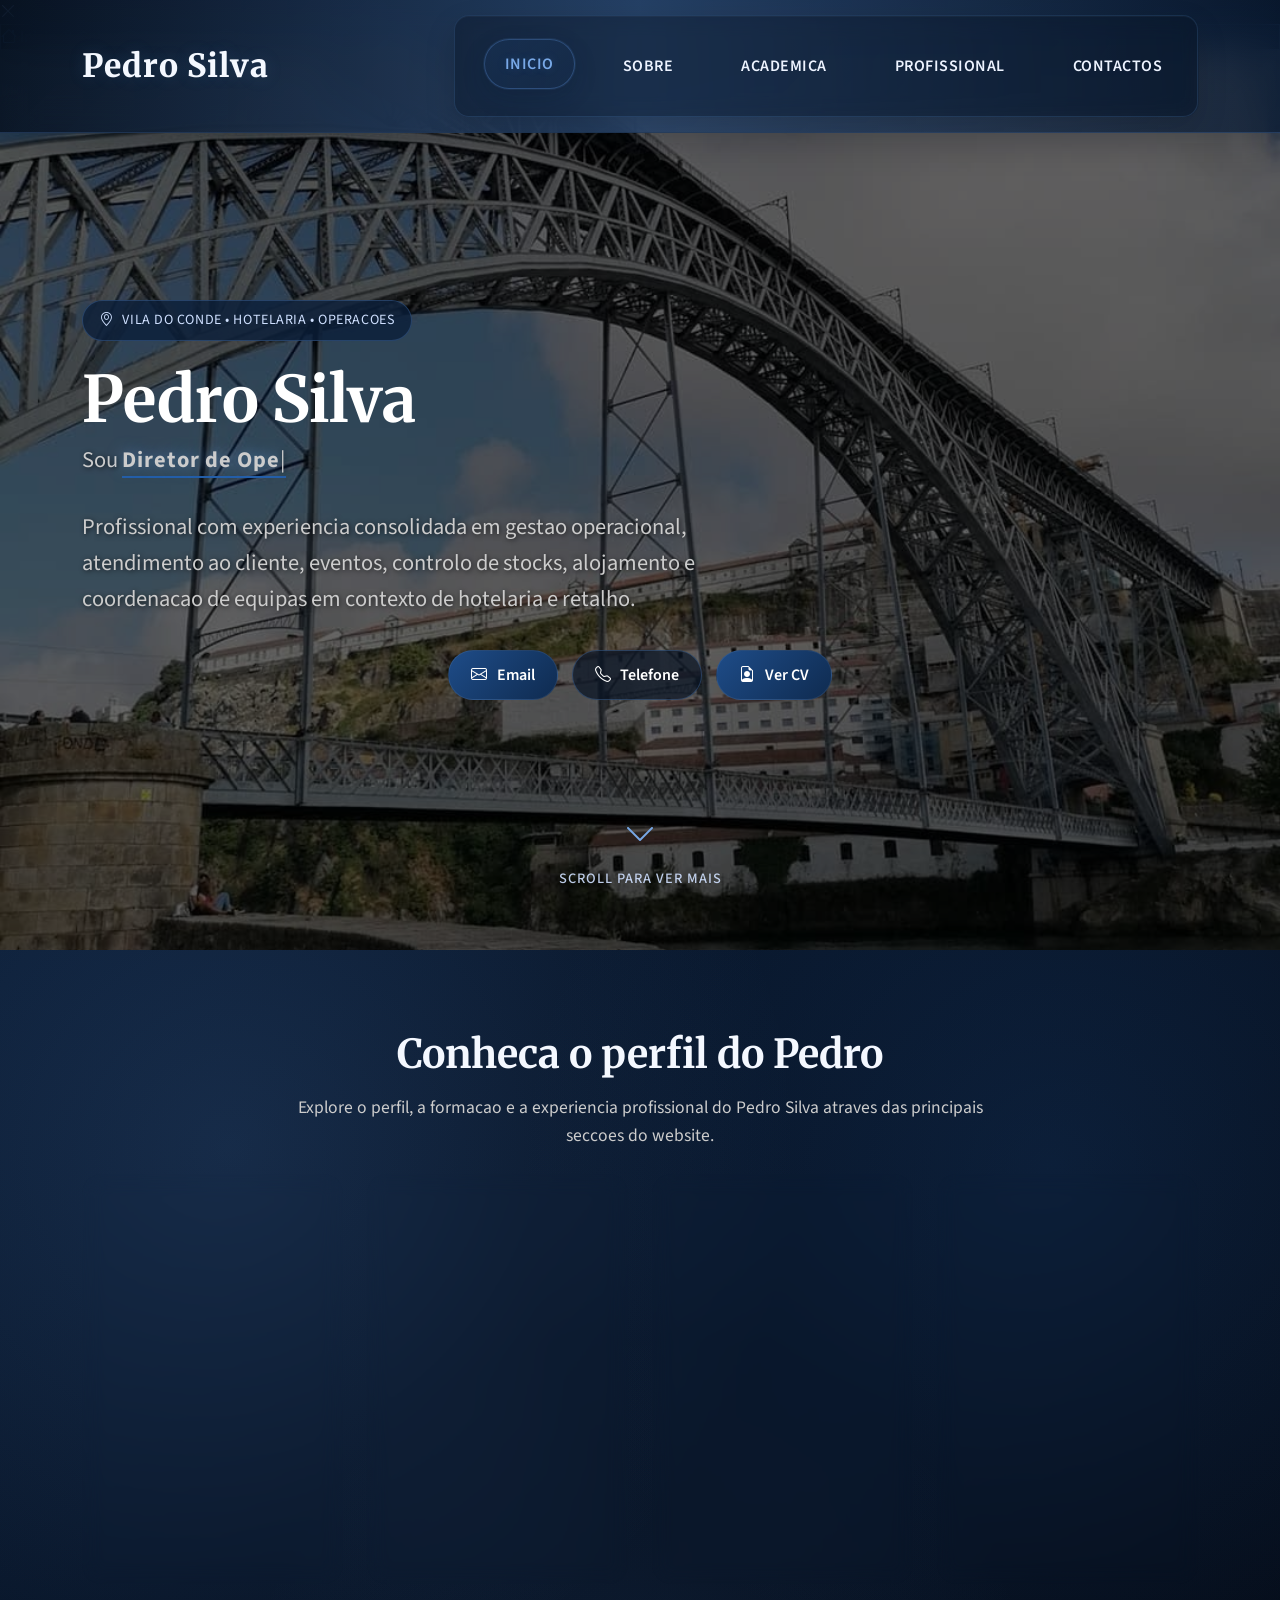
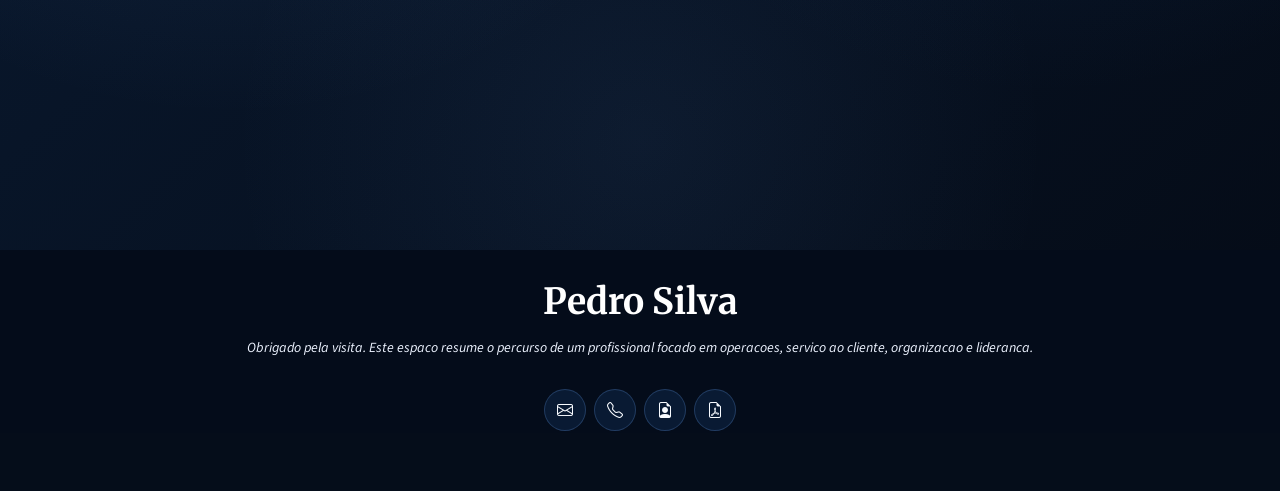
<file: index.html>
<!DOCTYPE html>
<html lang="pt-PT">

<head>
  <meta charset="utf-8">
  <meta content="width=device-width, initial-scale=1.0" name="viewport">
  <title>Pedro Silva - Gestao Hoteleira e Operacoes</title>
  <meta name="description" content="Perfil profissional de Pedro Silva com experiencia em gestao hoteleira, operacoes, atendimento e lideranca de equipas.">
  <meta name="keywords" content="Pedro Silva, gestao hoteleira, diretor de servicos, diretor de operacoes, hotelaria, Vila do Conde">

  <link href="assets/img/favicon.png" rel="icon">
  <link href="assets/img/apple-touch-icon.png" rel="apple-touch-icon">

  <link href="https://fonts.googleapis.com" rel="preconnect">
  <link href="https://fonts.gstatic.com" rel="preconnect" crossorigin>
  <link href="https://fonts.googleapis.com/css2?family=Merriweather:wght@400;700&family=Source+Sans+3:wght@400;500;600;700&display=swap" rel="stylesheet">

  <link href="assets/vendor/bootstrap/css/bootstrap.min.css" rel="stylesheet">
  <link href="assets/vendor/bootstrap-icons/bootstrap-icons.css" rel="stylesheet">
  <link href="assets/vendor/aos/aos.css" rel="stylesheet">
  <link href="assets/vendor/swiper/swiper-bundle.min.css" rel="stylesheet">
  <link href="assets/vendor/glightbox/css/glightbox.min.css" rel="stylesheet">

  <link href="assets/css/main.css" rel="stylesheet">
  <link href="assets/css/custom-styles.css" rel="stylesheet">
</head>

<body class="index-page">

  <header id="header" class="header d-flex align-items-center fixed-top">
    <div class="container-fluid container-xl position-relative d-flex align-items-center justify-content-between">

      <a href="index.html" class="logo d-flex align-items-center">
        <h1 class="sitename">Pedro Silva</h1>
      </a>

      <nav id="navmenu" class="navmenu">
        <ul class="d-none d-xl-flex">
          <li><a href="index.html" class="active">Inicio</a></li>
          <li><a href="about.html">Sobre</a></li>
          <li><a href="academica.html">Academica</a></li>
          <li><a href="profissional.html">Profissional</a></li>
          <li><a href="contact.html">Contactos</a></li>
        </ul>

        <div class="modern-mobile-nav-toggle d-xl-none">
          <i class="bi bi-grid-3x3-gap"></i>
        </div>
      </nav>

    </div>
  </header>

  <div class="modern-mobile-overlay">
    <div class="modern-mobile-close">
      <i class="bi bi-x-lg"></i>
    </div>
    <div class="modern-mobile-menu">
      <a href="index.html" class="modern-mobile-item">
        <i class="bi bi-house"></i> Inicio
      </a>
      <a href="about.html" class="modern-mobile-item">
        <i class="bi bi-person"></i> Sobre
      </a>
      <a href="academica.html" class="modern-mobile-item">
        <i class="bi bi-mortarboard"></i> Academica
      </a>
      <a href="profissional.html" class="modern-mobile-item">
        <i class="bi bi-briefcase"></i> Profissional
      </a>
      <a href="contact.html" class="modern-mobile-item">
        <i class="bi bi-envelope"></i> Contactos
      </a>
    </div>
  </div>

  <main class="main">

    <section id="hero" class="hero section dark-background">
      <img src="assets/img/fundo.jpg" alt="" data-aos="fade-in" style="filter: brightness(0.4) saturate(0.9); transition: filter 0.3s ease;">
      <div class="container" data-aos="zoom-out" data-aos-delay="100">
        <span class="hero-badge"><i class="bi bi-geo-alt"></i> Vila do Conde • Hotelaria • Operacoes</span>
        <h2>Pedro Silva</h2>
        <p>Sou <span class="typed" data-typed-items="Diretor de Servicos, Diretor de Operacoes, Profissional de Hotelaria, Gestor de Equipas, Formador Certificado">Diretor de Servicos</span><span class="typed-cursor typed-cursor--blink"></span></p>
        <p class="hero-intro">Profissional com experiencia consolidada em gestao operacional, atendimento ao cliente, eventos, controlo de stocks, alojamento e coordenacao de equipas em contexto de hotelaria e retalho.</p>
        <div class="hero-actions">
          <a href="mailto:pedrovieirasilva82@gmail.com" class="hero-action">
            <i class="bi bi-envelope"></i>
            <span>Email</span>
          </a>
          <a href="tel:+351916007587" class="hero-action outline">
            <i class="bi bi-telephone"></i>
            <span>Telefone</span>
          </a>
          <a href="assets/files/pedro-silva-cv-2026.pdf" class="hero-action" target="_blank">
            <i class="bi bi-file-earmark-person"></i>
            <span>Ver CV</span>
          </a>
        </div>
      </div>

      <div class="scroll-down-indicator">
        <div class="scroll-indicator-center">
          <a href="#navigation-cards" class="scroll-down-btn">
            <i class="bi bi-chevron-down"></i>
            <span>Scroll para ver mais</span>
          </a>
        </div>
      </div>
    </section>

    <section id="navigation-cards" class="navigation-cards section dark-background">
      <div class="container" data-aos="fade-up">
        <div class="row d-flex justify-content-center text-center">
          <div class="col-lg-8">
            <h2>Conheca o perfil do Pedro</h2>
            <p class="mb-4">Explore o perfil, a formacao e a experiencia profissional do Pedro Silva atraves das principais seccoes do website.</p>
          </div>
        </div>

        <div class="row gy-4 justify-content-center" data-aos="fade-up" data-aos-delay="200">

          <div class="col-lg-3 col-md-6">
            <div class="nav-card" data-aos="zoom-in" data-aos-delay="100">
              <div class="nav-card-icon">
                <i class="bi bi-person-circle"></i>
              </div>
              <h4>Sobre</h4>
              <p>Descubra o perfil profissional, as competencias-chave e os destaques que marcaram a trajetoria do Pedro.</p>
              <a href="about.html" class="nav-card-btn">
                <span>Explorar</span>
                <i class="bi bi-arrow-right"></i>
              </a>
            </div>
          </div>

          <div class="col-lg-3 col-md-6">
            <div class="nav-card" data-aos="zoom-in" data-aos-delay="200">
              <div class="nav-card-icon">
                <i class="bi bi-file-earmark-text"></i>
              </div>
              <h4>Academica</h4>
              <p>Consulte a formacao, as certificacoes e os idiomas numa pagina dedicada ao percurso academico.</p>
              <a href="academica.html" class="nav-card-btn">
                <span>Ver formacao</span>
                <i class="bi bi-arrow-right"></i>
              </a>
            </div>
          </div>

          <div class="col-lg-3 col-md-6">
            <div class="nav-card" data-aos="zoom-in" data-aos-delay="300">
              <div class="nav-card-icon">
                <i class="bi bi-briefcase"></i>
              </div>
              <h4>Profissional</h4>
              <p>Veja a experiencia profissional e as responsabilidades assumidas em hotelaria, retalho e operacoes.</p>
              <a href="profissional.html" class="nav-card-btn">
                <span>Ver experiencia</span>
                <i class="bi bi-arrow-right"></i>
              </a>
            </div>
          </div>

          <div class="col-lg-3 col-md-6">
            <div class="nav-card" data-aos="zoom-in" data-aos-delay="400">
              <div class="nav-card-icon">
                <i class="bi bi-envelope"></i>
              </div>
              <h4>Contactos</h4>
              <p>Encontre email, telefone, morada e acesso direto aos documentos profissionais do Pedro Silva.</p>
              <a href="contact.html" class="nav-card-btn">
                <span>Contactar</span>
                <i class="bi bi-arrow-right"></i>
              </a>
            </div>
          </div>

        </div>
      </div>
    </section>

  </main>

  <footer id="footer" class="footer dark-background">
    <div class="container">
      <h3 class="sitename">Pedro Silva</h3>
      <p>Obrigado pela visita. Este espaco resume o percurso de um profissional focado em operacoes, servico ao cliente, organizacao e lideranca.</p>
      <div class="social-links d-flex justify-content-center">
        <a href="mailto:pedrovieirasilva82@gmail.com" target="_blank" title="Email"><i class="bi bi-envelope"></i></a>
        <a href="tel:+351916007587" title="Telefone"><i class="bi bi-telephone"></i></a>
        <a href="assets/files/pedro-silva-cv-2026.pdf" target="_blank" title="CV 2026"><i class="bi bi-file-earmark-person"></i></a>
        <a href="assets/files/pedro-silva-cv-europass.pdf" target="_blank" title="Europass"><i class="bi bi-file-earmark-pdf"></i></a>
      </div>
    </div>
  </footer>

  <a href="#" id="scroll-top" class="scroll-top d-flex align-items-center justify-content-center"><i class="bi bi-arrow-up-short"></i></a>

  <div id="preloader"></div>

  <script src="assets/vendor/bootstrap/js/bootstrap.bundle.min.js"></script>
  <script src="assets/vendor/php-email-form/validate.js"></script>
  <script src="assets/vendor/aos/aos.js"></script>
  <script src="assets/vendor/typed.js/typed.umd.js"></script>
  <script src="assets/vendor/purecounter/purecounter_vanilla.js"></script>
  <script src="assets/vendor/waypoints/noframework.waypoints.js"></script>
  <script src="assets/vendor/swiper/swiper-bundle.min.js"></script>
  <script src="assets/vendor/glightbox/js/glightbox.min.js"></script>
  <script src="assets/vendor/imagesloaded/imagesloaded.pkgd.min.js"></script>
  <script src="assets/vendor/isotope-layout/isotope.pkgd.min.js"></script>

  <script src="assets/js/main.js"></script>

</body>

</html>
</file>
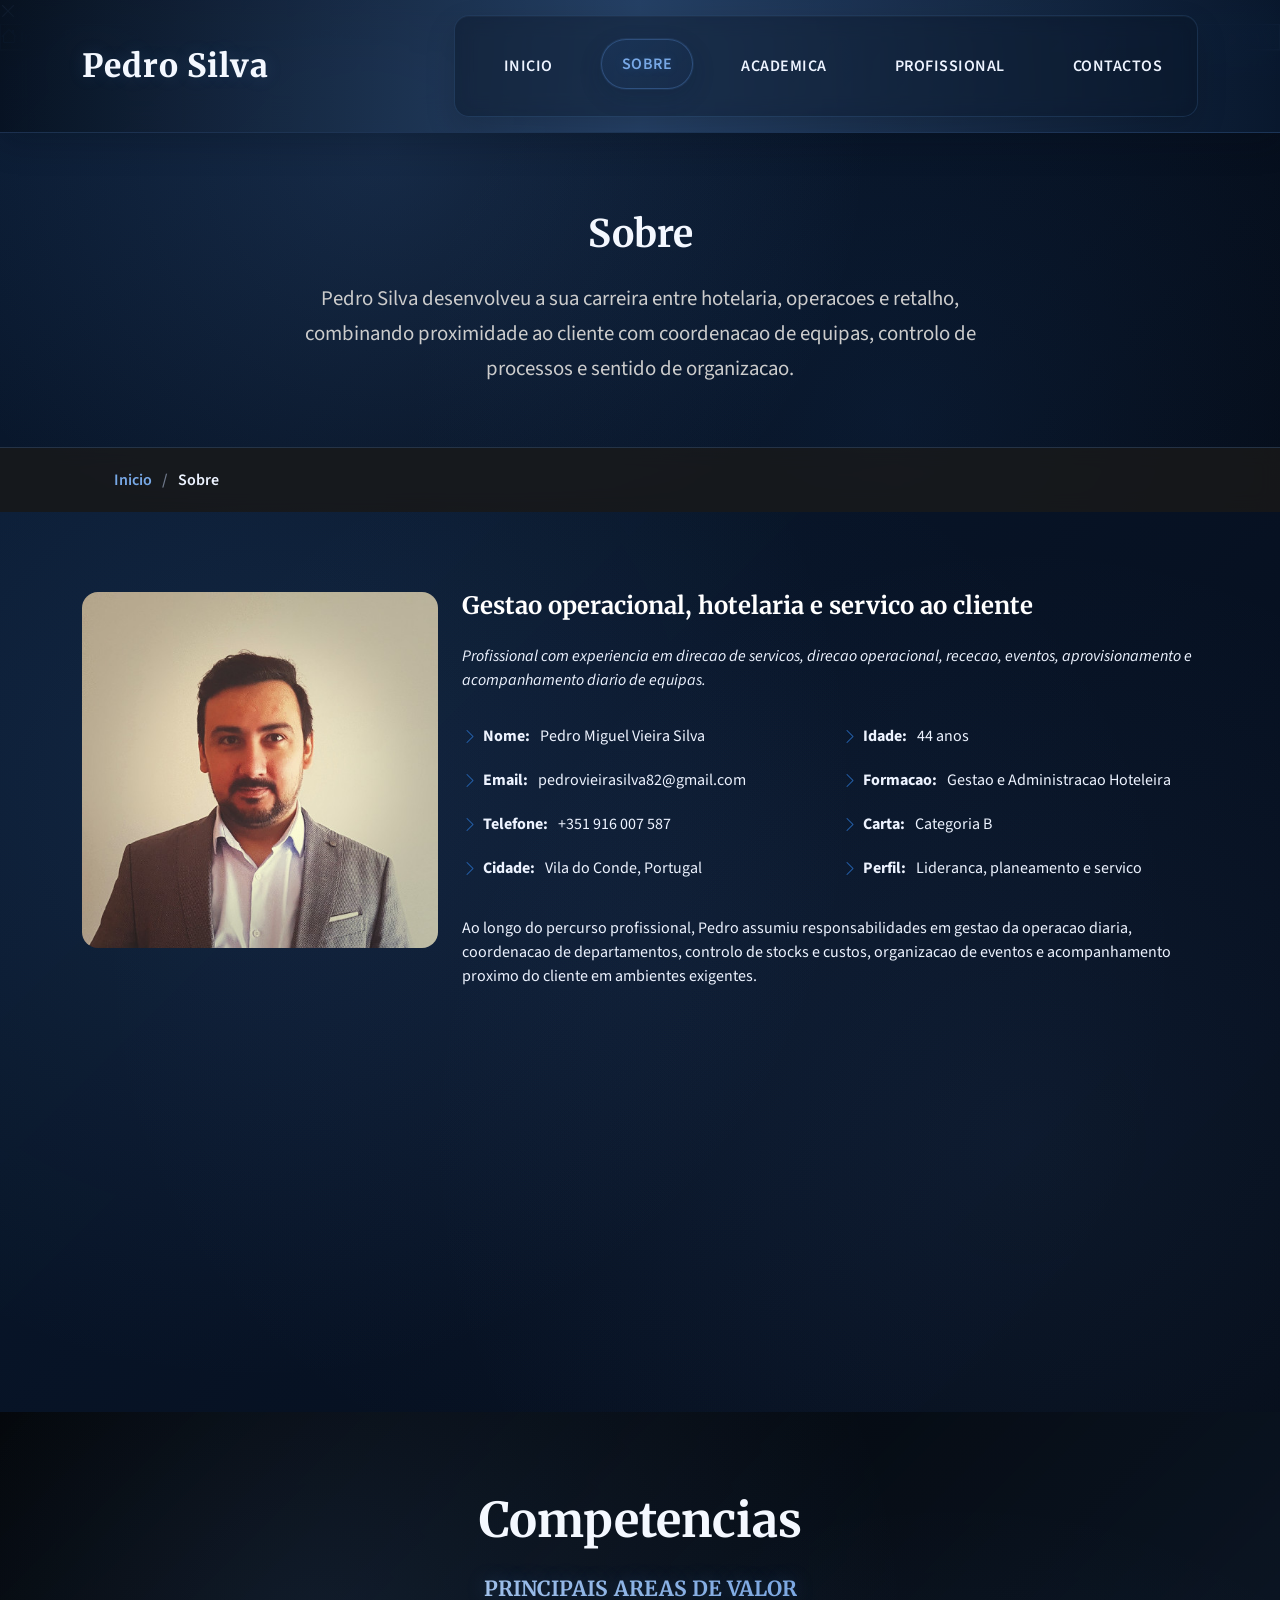
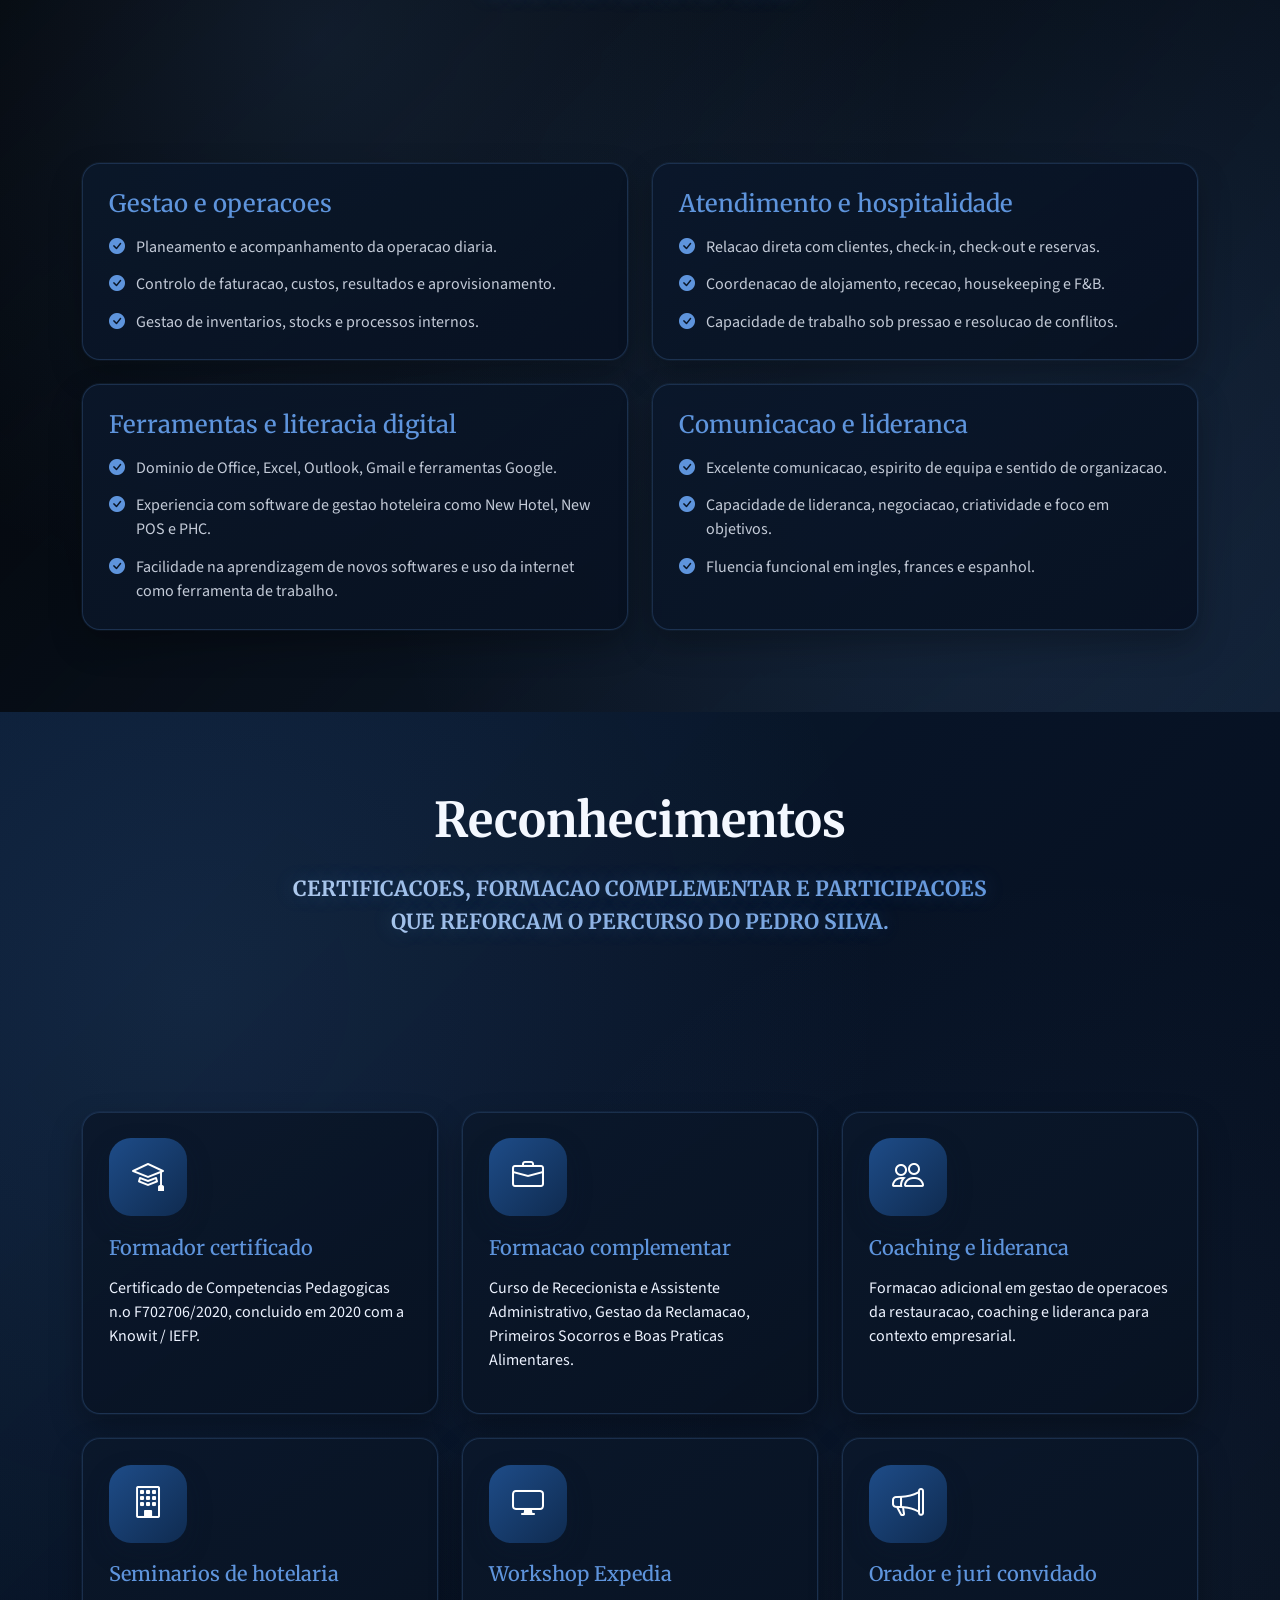
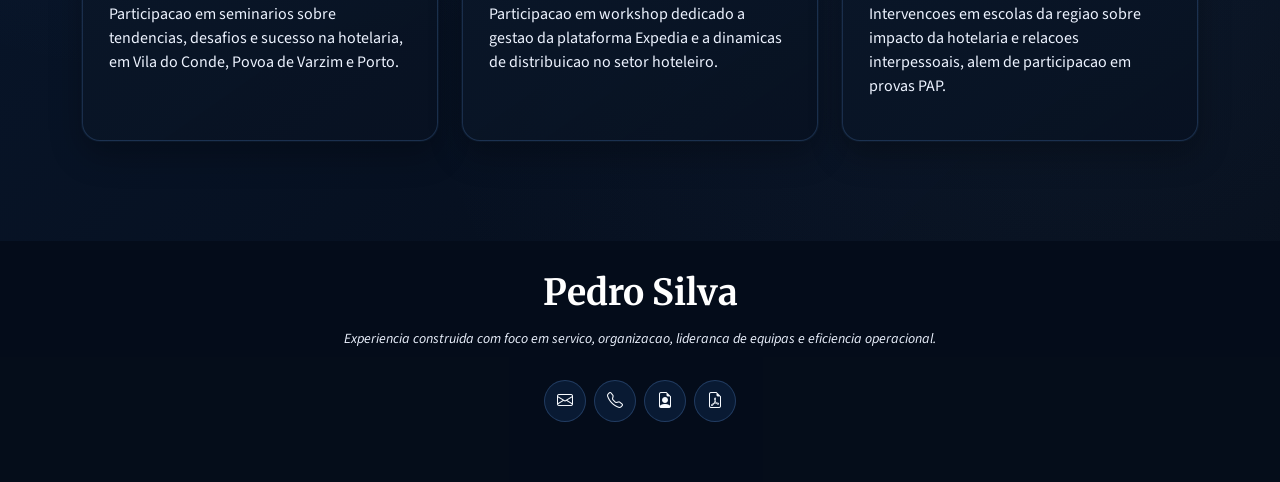
<file: about.html>
<!DOCTYPE html>
<html lang="pt-PT">

<head>
  <meta charset="utf-8">
  <meta content="width=device-width, initial-scale=1.0" name="viewport">
  <title>Sobre - Pedro Silva</title>
  <meta name="description" content="Perfil profissional de Pedro Silva, com experiencia em direcao operacional, atendimento, eventos e gestao de equipas.">
  <meta name="keywords" content="Pedro Silva, sobre, hotelaria, gestao operacional, Vila do Conde, atendimento">

  <link href="assets/img/favicon.png" rel="icon">
  <link href="assets/img/apple-touch-icon.png" rel="apple-touch-icon">

  <link href="https://fonts.googleapis.com" rel="preconnect">
  <link href="https://fonts.gstatic.com" rel="preconnect" crossorigin>
  <link href="https://fonts.googleapis.com/css2?family=Merriweather:wght@400;700&family=Source+Sans+3:wght@400;500;600;700&display=swap" rel="stylesheet">

  <link href="assets/vendor/bootstrap/css/bootstrap.min.css" rel="stylesheet">
  <link href="assets/vendor/bootstrap-icons/bootstrap-icons.css" rel="stylesheet">
  <link href="assets/vendor/aos/aos.css" rel="stylesheet">
  <link href="assets/vendor/swiper/swiper-bundle.min.css" rel="stylesheet">
  <link href="assets/vendor/glightbox/css/glightbox.min.css" rel="stylesheet">

  <link href="assets/css/main.css" rel="stylesheet">
  <link href="assets/css/custom-styles.css" rel="stylesheet">
</head>

<body class="about-page">

  <header id="header" class="header d-flex align-items-center fixed-top">
    <div class="container-fluid container-xl position-relative d-flex align-items-center justify-content-between">

      <a href="index.html" class="logo d-flex align-items-center">
        <h1 class="sitename">Pedro Silva</h1>
      </a>

      <nav id="navmenu" class="navmenu">
        <ul>
          <li><a href="index.html">Inicio</a></li>
          <li><a href="about.html" class="active">Sobre</a></li>
          <li><a href="academica.html">Academica</a></li>
          <li><a href="profissional.html">Profissional</a></li>
          <li><a href="contact.html">Contactos</a></li>
        </ul>
        <div class="modern-mobile-nav-toggle d-xl-none">
          <i class="bi bi-grid-3x3-gap"></i>
        </div>
      </nav>

    </div>
  </header>

  <div class="modern-mobile-overlay">
    <div class="modern-mobile-close">
      <i class="bi bi-x-lg"></i>
    </div>
    <div class="modern-mobile-menu">
      <a href="index.html" class="modern-mobile-item">
        <i class="bi bi-house"></i> Inicio
      </a>
      <a href="about.html" class="modern-mobile-item active">
        <i class="bi bi-person"></i> Sobre
      </a>
      <a href="academica.html" class="modern-mobile-item">
        <i class="bi bi-mortarboard"></i> Academica
      </a>
      <a href="profissional.html" class="modern-mobile-item">
        <i class="bi bi-briefcase"></i> Profissional
      </a>
      <a href="contact.html" class="modern-mobile-item">
        <i class="bi bi-envelope"></i> Contactos
      </a>
    </div>
  </div>

  <main class="main">

    <div class="page-title" data-aos="fade">
      <div class="heading">
        <div class="container">
          <div class="row d-flex justify-content-center text-center">
            <div class="col-lg-8">
              <h1>Sobre</h1>
              <p class="mb-0">Pedro Silva desenvolveu a sua carreira entre hotelaria, operacoes e retalho, combinando proximidade ao cliente com coordenacao de equipas, controlo de processos e sentido de organizacao.</p>
            </div>
          </div>
        </div>
      </div>
      <nav class="breadcrumbs">
        <div class="container">
          <ol>
            <li><a href="index.html">Inicio</a></li>
            <li class="current">Sobre</li>
          </ol>
        </div>
      </nav>
    </div>

    <section id="about" class="about section">
      <div class="container" data-aos="fade-up" data-aos-delay="100">
        <div class="row gy-4 justify-content-center">
          <div class="col-lg-4">
            <img src="assets/img/pedro-silva.jpg" class="img-fluid rounded-4" alt="Pedro Silva">
          </div>
          <div class="col-lg-8 content">
            <h2>Gestao operacional, hotelaria e servico ao cliente</h2>
            <p class="fst-italic py-3">
              Profissional com experiencia em direcao de servicos, direcao operacional, rececao, eventos, aprovisionamento e acompanhamento diario de equipas.
            </p>
            <div class="row">
              <div class="col-lg-6">
                <ul>
                  <li><i class="bi bi-chevron-right"></i> <strong>Nome:</strong> <span>Pedro Miguel Vieira Silva</span></li>
                  <li><i class="bi bi-chevron-right"></i> <strong>Email:</strong> <span>pedrovieirasilva82@gmail.com</span></li>
                  <li><i class="bi bi-chevron-right"></i> <strong>Telefone:</strong> <span>+351 916 007 587</span></li>
                  <li><i class="bi bi-chevron-right"></i> <strong>Cidade:</strong> <span>Vila do Conde, Portugal</span></li>
                </ul>
              </div>
              <div class="col-lg-6">
                <ul>
                  <li><i class="bi bi-chevron-right"></i> <strong>Idade:</strong> <span id="current-age" data-birthdate="1982-07-06">43 anos</span></li>
                  <li><i class="bi bi-chevron-right"></i> <strong>Formacao:</strong> <span>Gestao e Administracao Hoteleira</span></li>
                  <li><i class="bi bi-chevron-right"></i> <strong>Carta:</strong> <span>Categoria B</span></li>
                  <li><i class="bi bi-chevron-right"></i> <strong>Perfil:</strong> <span>Lideranca, planeamento e servico</span></li>
                </ul>
              </div>
            </div>
            <p class="py-3">
              Ao longo do percurso profissional, Pedro assumiu responsabilidades em gestao da operacao diaria, coordenacao de departamentos, controlo de stocks e custos, organizacao de eventos e acompanhamento proximo do cliente em ambientes exigentes.
            </p>
          </div>
        </div>
      </div>
    </section>

    <section id="skills" class="skills section">
      <div class="container section-title" data-aos="fade-up">
        <h2>Competencias</h2>
        <div><span>Principais</span> <span class="description-title">areas de valor</span></div>
      </div>

      <div class="container" data-aos="fade-up" data-aos-delay="100">
        <div class="row g-4">
          <div class="col-lg-6">
            <div class="skill-card">
              <h4>Gestao e operacoes</h4>
              <ul class="skill-list">
                <li><i class="bi bi-check-circle-fill"></i><span>Planeamento e acompanhamento da operacao diaria.</span></li>
                <li><i class="bi bi-check-circle-fill"></i><span>Controlo de faturacao, custos, resultados e aprovisionamento.</span></li>
                <li><i class="bi bi-check-circle-fill"></i><span>Gestao de inventarios, stocks e processos internos.</span></li>
              </ul>
            </div>
          </div>
          <div class="col-lg-6">
            <div class="skill-card">
              <h4>Atendimento e hospitalidade</h4>
              <ul class="skill-list">
                <li><i class="bi bi-check-circle-fill"></i><span>Relacao direta com clientes, check-in, check-out e reservas.</span></li>
                <li><i class="bi bi-check-circle-fill"></i><span>Coordenacao de alojamento, rececao, housekeeping e F&amp;B.</span></li>
                <li><i class="bi bi-check-circle-fill"></i><span>Capacidade de trabalho sob pressao e resolucao de conflitos.</span></li>
              </ul>
            </div>
          </div>
          <div class="col-lg-6">
            <div class="skill-card">
              <h4>Ferramentas e literacia digital</h4>
              <ul class="skill-list">
                <li><i class="bi bi-check-circle-fill"></i><span>Dominio de Office, Excel, Outlook, Gmail e ferramentas Google.</span></li>
                <li><i class="bi bi-check-circle-fill"></i><span>Experiencia com software de gestao hoteleira como New Hotel, New POS e PHC.</span></li>
                <li><i class="bi bi-check-circle-fill"></i><span>Facilidade na aprendizagem de novos softwares e uso da internet como ferramenta de trabalho.</span></li>
              </ul>
            </div>
          </div>
          <div class="col-lg-6">
            <div class="skill-card">
              <h4>Comunicacao e lideranca</h4>
              <ul class="skill-list">
                <li><i class="bi bi-check-circle-fill"></i><span>Excelente comunicacao, espirito de equipa e sentido de organizacao.</span></li>
                <li><i class="bi bi-check-circle-fill"></i><span>Capacidade de lideranca, negociacao, criatividade e foco em objetivos.</span></li>
                <li><i class="bi bi-check-circle-fill"></i><span>Fluencia funcional em ingles, frances e espanhol.</span></li>
              </ul>
            </div>
          </div>
        </div>
      </div>
    </section>

    <section id="recognitions" class="recognitions section">
      <div class="container section-title" data-aos="fade-up">
        <div>
          <h2>Reconhecimentos</h2>
          <p>Certificacoes, formacao complementar e participacoes que reforcam o percurso do Pedro Silva.</p>
        </div>
      </div>

      <div class="container" data-aos="fade-up" data-aos-delay="100">
        <div class="row g-4">
          <div class="col-lg-4 col-md-6">
            <div class="recognition-card">
              <div class="recognition-icon"><i class="bi bi-mortarboard"></i></div>
              <h5>Formador certificado</h5>
              <p>Certificado de Competencias Pedagogicas n.o F702706/2020, concluido em 2020 com a Knowit / IEFP.</p>
            </div>
          </div>
          <div class="col-lg-4 col-md-6">
            <div class="recognition-card">
              <div class="recognition-icon"><i class="bi bi-briefcase"></i></div>
              <h5>Formacao complementar</h5>
              <p>Curso de Rececionista e Assistente Administrativo, Gestao da Reclamacao, Primeiros Socorros e Boas Praticas Alimentares.</p>
            </div>
          </div>
          <div class="col-lg-4 col-md-6">
            <div class="recognition-card">
              <div class="recognition-icon"><i class="bi bi-people"></i></div>
              <h5>Coaching e lideranca</h5>
              <p>Formacao adicional em gestao de operacoes da restauracao, coaching e lideranca para contexto empresarial.</p>
            </div>
          </div>
          <div class="col-lg-4 col-md-6">
            <div class="recognition-card">
              <div class="recognition-icon"><i class="bi bi-building"></i></div>
              <h5>Seminarios de hotelaria</h5>
              <p>Participacao em seminarios sobre tendencias, desafios e sucesso na hotelaria, em Vila do Conde, Povoa de Varzim e Porto.</p>
            </div>
          </div>
          <div class="col-lg-4 col-md-6">
            <div class="recognition-card">
              <div class="recognition-icon"><i class="bi bi-display"></i></div>
              <h5>Workshop Expedia</h5>
              <p>Participacao em workshop dedicado a gestao da plataforma Expedia e a dinamicas de distribuicao no setor hoteleiro.</p>
            </div>
          </div>
          <div class="col-lg-4 col-md-6">
            <div class="recognition-card">
              <div class="recognition-icon"><i class="bi bi-megaphone"></i></div>
              <h5>Orador e juri convidado</h5>
              <p>Intervencoes em escolas da regiao sobre impacto da hotelaria e relacoes interpessoais, alem de participacao em provas PAP.</p>
            </div>
          </div>
        </div>
      </div>
    </section>

  </main>

  <footer id="footer" class="footer dark-background">
    <div class="container">
      <h3 class="sitename">Pedro Silva</h3>
      <p>Experiencia construida com foco em servico, organizacao, lideranca de equipas e eficiencia operacional.</p>
      <div class="social-links d-flex justify-content-center">
        <a href="mailto:pedrovieirasilva82@gmail.com" target="_blank" title="Email"><i class="bi bi-envelope"></i></a>
        <a href="tel:+351916007587" title="Telefone"><i class="bi bi-telephone"></i></a>
        <a href="assets/files/pedro-silva-cv-2026.pdf" target="_blank" title="CV 2026"><i class="bi bi-file-earmark-person"></i></a>
        <a href="assets/files/pedro-silva-cv-europass.pdf" target="_blank" title="Europass"><i class="bi bi-file-earmark-pdf"></i></a>
      </div>
    </div>
  </footer>

  <a href="#" id="scroll-top" class="scroll-top d-flex align-items-center justify-content-center"><i class="bi bi-arrow-up-short"></i></a>

  <script src="assets/vendor/bootstrap/js/bootstrap.bundle.min.js"></script>
  <script src="assets/vendor/php-email-form/validate.js"></script>
  <script src="assets/vendor/aos/aos.js"></script>
  <script src="assets/vendor/swiper/swiper-bundle.min.js"></script>
  <script src="assets/vendor/glightbox/js/glightbox.min.js"></script>
  <script src="assets/js/main.js"></script>

</body>

</html>
</file>
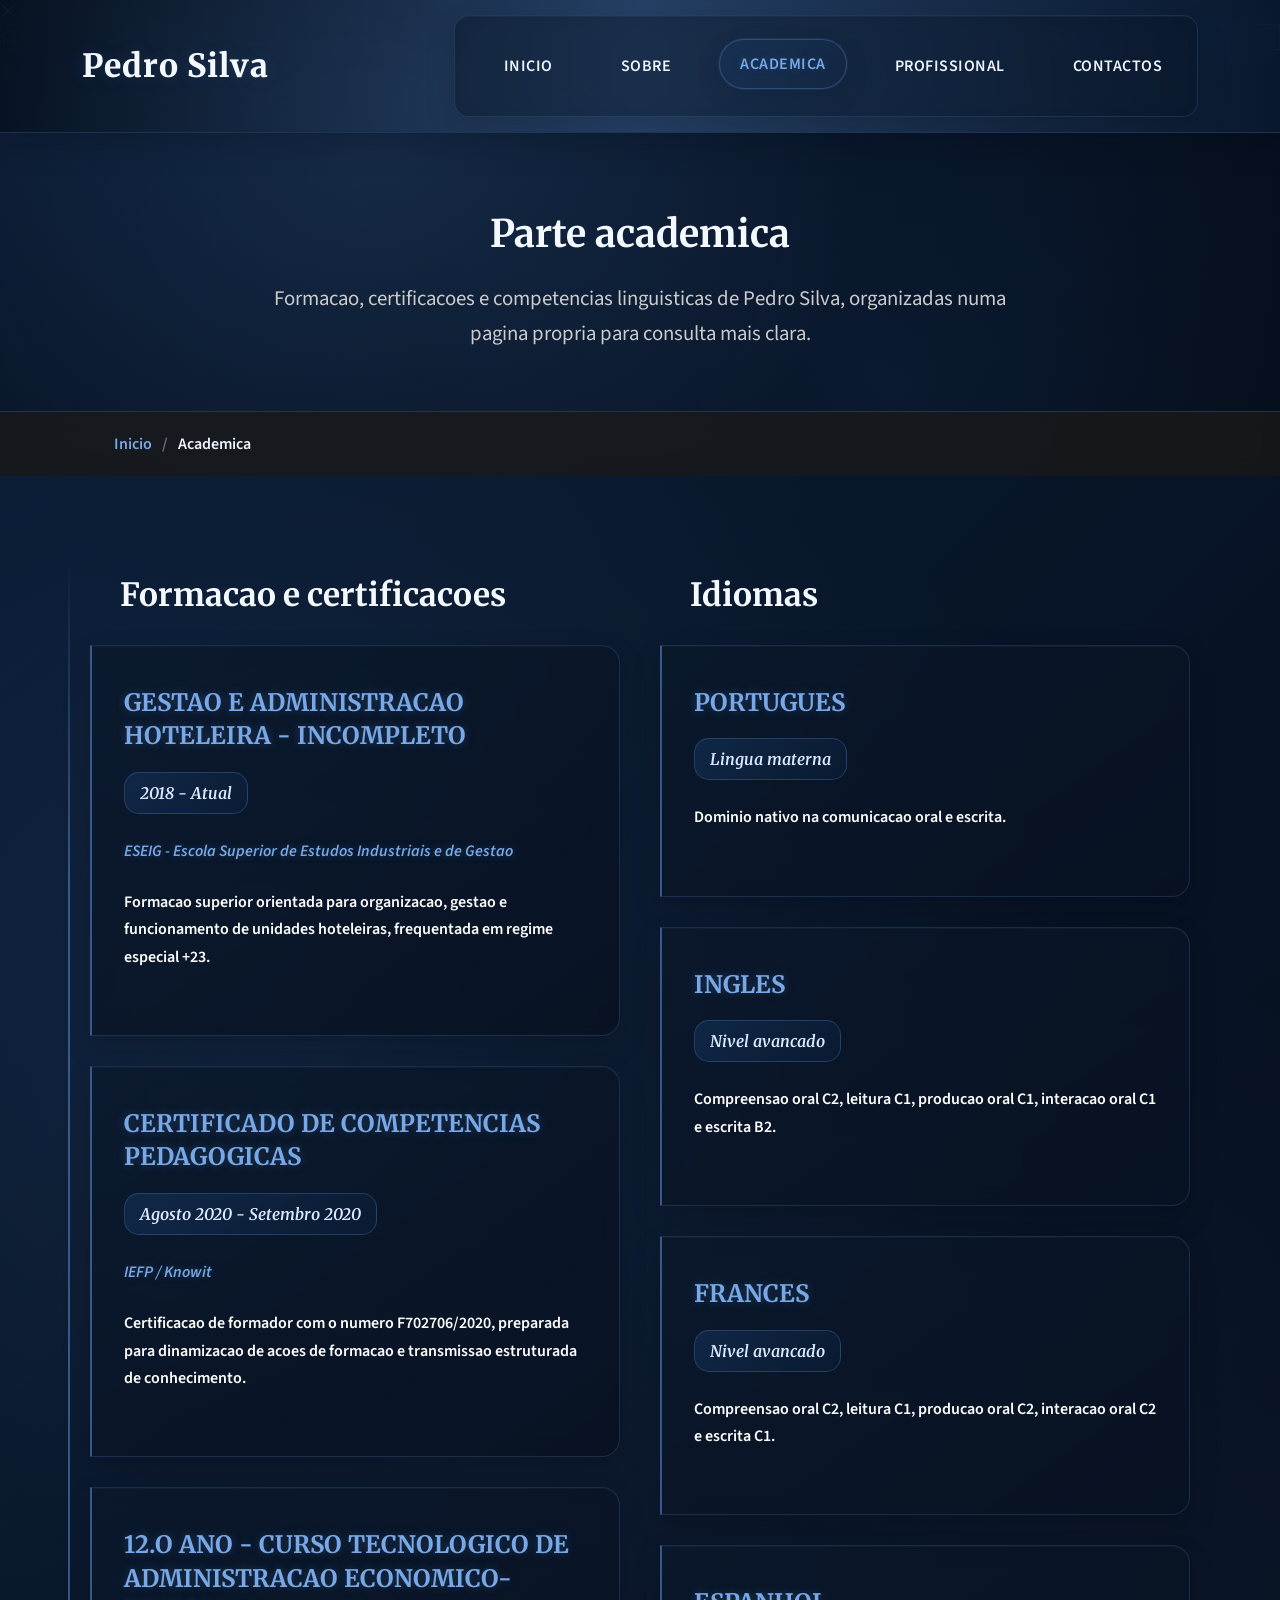
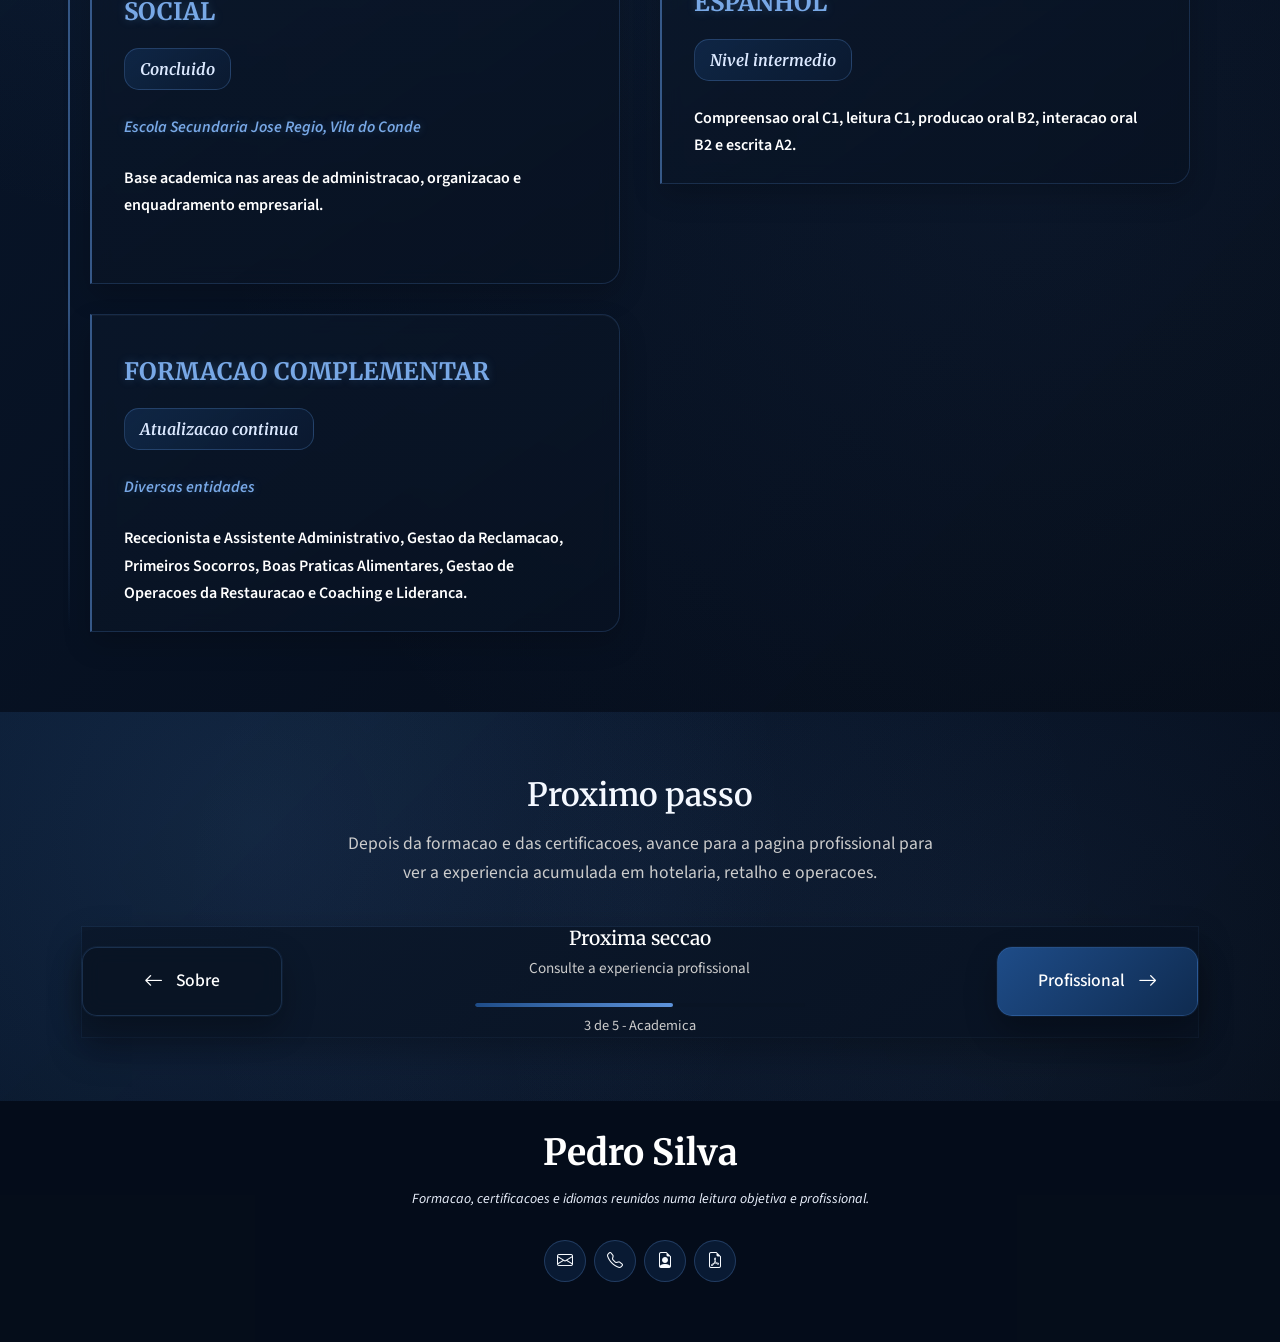
<file: academica.html>
<!DOCTYPE html>
<html lang="pt-PT">

<head>
  <meta charset="utf-8">
  <meta content="width=device-width, initial-scale=1.0" name="viewport">
  <title>Academica - Pedro Silva</title>
  <meta name="description" content="Formacao, certificacoes e idiomas de Pedro Silva, reunidos numa pagina dedicada ao percurso academico.">
  <meta name="keywords" content="Pedro Silva, formacao, certificacoes, idiomas, hotelaria, academica">

  <link href="assets/img/favicon.png" rel="icon">
  <link href="assets/img/apple-touch-icon.png" rel="apple-touch-icon">

  <link href="https://fonts.googleapis.com" rel="preconnect">
  <link href="https://fonts.gstatic.com" rel="preconnect" crossorigin>
  <link href="https://fonts.googleapis.com/css2?family=Merriweather:wght@400;700&family=Source+Sans+3:wght@400;500;600;700&display=swap" rel="stylesheet">

  <link href="assets/vendor/bootstrap/css/bootstrap.min.css" rel="stylesheet">
  <link href="assets/vendor/bootstrap-icons/bootstrap-icons.css" rel="stylesheet">
  <link href="assets/vendor/aos/aos.css" rel="stylesheet">
  <link href="assets/vendor/swiper/swiper-bundle.min.css" rel="stylesheet">
  <link href="assets/vendor/glightbox/css/glightbox.min.css" rel="stylesheet">

  <link href="assets/css/main.css" rel="stylesheet">
  <link href="assets/css/custom-styles.css" rel="stylesheet">
</head>

<body class="resume-page">

  <header id="header" class="header d-flex align-items-center fixed-top">
    <div class="container-fluid container-xl position-relative d-flex align-items-center justify-content-between">

      <a href="index.html" class="logo d-flex align-items-center">
        <h1 class="sitename">Pedro Silva</h1>
      </a>

      <nav id="navmenu" class="navmenu">
        <ul>
          <li><a href="index.html">Inicio</a></li>
          <li><a href="about.html">Sobre</a></li>
          <li><a href="academica.html" class="active">Academica</a></li>
          <li><a href="profissional.html">Profissional</a></li>
          <li><a href="contact.html">Contactos</a></li>
        </ul>
        <div class="modern-mobile-nav-toggle d-xl-none">
          <i class="bi bi-grid-3x3-gap"></i>
        </div>
      </nav>

    </div>
  </header>

  <div class="modern-mobile-overlay">
    <div class="modern-mobile-close">
      <i class="bi bi-x-lg"></i>
    </div>
    <div class="modern-mobile-menu">
      <a href="index.html" class="modern-mobile-item">
        <i class="bi bi-house"></i> Inicio
      </a>
      <a href="about.html" class="modern-mobile-item">
        <i class="bi bi-person"></i> Sobre
      </a>
      <a href="academica.html" class="modern-mobile-item active">
        <i class="bi bi-mortarboard"></i> Academica
      </a>
      <a href="profissional.html" class="modern-mobile-item">
        <i class="bi bi-briefcase"></i> Profissional
      </a>
      <a href="contact.html" class="modern-mobile-item">
        <i class="bi bi-envelope"></i> Contactos
      </a>
    </div>
  </div>

  <main class="main">

    <div class="page-title" data-aos="fade">
      <div class="heading">
        <div class="container">
          <div class="row d-flex justify-content-center text-center">
            <div class="col-lg-8">
              <h1>Parte academica</h1>
              <p class="mb-0">Formacao, certificacoes e competencias linguisticas de Pedro Silva, organizadas numa pagina propria para consulta mais clara.</p>
            </div>
          </div>
        </div>
      </div>
      <nav class="breadcrumbs">
        <div class="container">
          <ol>
            <li><a href="index.html">Inicio</a></li>
            <li class="current">Academica</li>
          </ol>
        </div>
      </nav>
    </div>

    <section id="resume" class="resume section">
      <div class="container">
        <div class="row justify-content-center">

          <div class="col-lg-6" data-aos="fade-up" data-aos-delay="100">
            <h3 class="resume-title">Formacao e certificacoes</h3>

            <div class="resume-item">
              <h4>Gestao e Administracao Hoteleira - Incompleto</h4>
              <h5>2018 - Atual</h5>
              <p><em>ESEIG - Escola Superior de Estudos Industriais e de Gestao</em></p>
              <p>Formacao superior orientada para organizacao, gestao e funcionamento de unidades hoteleiras, frequentada em regime especial +23.</p>
            </div>

            <div class="resume-item">
              <h4>Certificado de Competencias Pedagogicas</h4>
              <h5>Agosto 2020 - Setembro 2020</h5>
              <p><em>IEFP / Knowit</em></p>
              <p>Certificacao de formador com o numero F702706/2020, preparada para dinamizacao de acoes de formacao e transmissao estruturada de conhecimento.</p>
            </div>

            <div class="resume-item">
              <h4>12.o ano - Curso Tecnologico de Administracao Economico-Social</h4>
              <h5>Concluido</h5>
              <p><em>Escola Secundaria Jose Regio, Vila do Conde</em></p>
              <p>Base academica nas areas de administracao, organizacao e enquadramento empresarial.</p>
            </div>

            <div class="resume-item">
              <h4>Formacao complementar</h4>
              <h5>Atualizacao continua</h5>
              <p><em>Diversas entidades</em></p>
              <p>Rececionista e Assistente Administrativo, Gestao da Reclamacao, Primeiros Socorros, Boas Praticas Alimentares, Gestao de Operacoes da Restauracao e Coaching e Lideranca.</p>
            </div>
          </div>

          <div class="col-lg-6" data-aos="fade-up" data-aos-delay="200">
            <h3 class="resume-title">Idiomas</h3>

            <div class="resume-item">
              <h4>Portugues</h4>
              <h5>Lingua materna</h5>
              <p>Dominio nativo na comunicacao oral e escrita.</p>
            </div>

            <div class="resume-item">
              <h4>Ingles</h4>
              <h5>Nivel avancado</h5>
              <p>Compreensao oral C2, leitura C1, producao oral C1, interacao oral C1 e escrita B2.</p>
            </div>

            <div class="resume-item">
              <h4>Frances</h4>
              <h5>Nivel avancado</h5>
              <p>Compreensao oral C2, leitura C1, producao oral C2, interacao oral C2 e escrita C1.</p>
            </div>

            <div class="resume-item">
              <h4>Espanhol</h4>
              <h5>Nivel intermedio</h5>
              <p>Compreensao oral C1, leitura C1, producao oral B2, interacao oral B2 e escrita A2.</p>
            </div>
          </div>

        </div>
      </div>
    </section>

    <section class="page-navigation">
      <div class="container">
        <div class="page-navigation-content" data-aos="fade-up">
          <h3>Proximo passo</h3>
          <p>Depois da formacao e das certificacoes, avance para a pagina profissional para ver a experiencia acumulada em hotelaria, retalho e operacoes.</p>
        </div>

        <div class="page-nav-row" data-aos="fade-up" data-aos-delay="200">
          <div class="page-nav-item">
            <a href="about.html" class="nav-btn prev">
              <i class="bi bi-arrow-left"></i>
              Sobre
            </a>
          </div>

          <div class="nav-info">
            <h4>Proxima seccao</h4>
            <p>Consulte a experiencia profissional</p>
            <div class="nav-progress">
              <div class="nav-progress-bar">
                <div class="nav-progress-fill" style="width: 60%;"></div>
              </div>
              <div class="nav-progress-text">3 de 5 - Academica</div>
            </div>
          </div>

          <div class="page-nav-item">
            <a href="profissional.html" class="nav-btn">
              Profissional
              <i class="bi bi-arrow-right"></i>
            </a>
          </div>
        </div>
      </div>
    </section>
  </main>

  <footer id="footer" class="footer dark-background">
    <div class="container">
      <h3 class="sitename">Pedro Silva</h3>
      <p>Formacao, certificacoes e idiomas reunidos numa leitura objetiva e profissional.</p>
      <div class="social-links d-flex justify-content-center">
        <a href="mailto:pedrovieirasilva82@gmail.com" target="_blank" title="Email"><i class="bi bi-envelope"></i></a>
        <a href="tel:+351916007587" title="Telefone"><i class="bi bi-telephone"></i></a>
        <a href="assets/files/pedro-silva-cv-2026.pdf" target="_blank" title="CV 2026"><i class="bi bi-file-earmark-person"></i></a>
        <a href="assets/files/pedro-silva-cv-europass.pdf" target="_blank" title="Europass"><i class="bi bi-file-earmark-pdf"></i></a>
      </div>
    </div>
  </footer>

  <a href="#" id="scroll-top" class="scroll-top d-flex align-items-center justify-content-center"><i class="bi bi-arrow-up-short"></i></a>

  <script src="assets/vendor/bootstrap/js/bootstrap.bundle.min.js"></script>
  <script src="assets/vendor/php-email-form/validate.js"></script>
  <script src="assets/vendor/aos/aos.js"></script>
  <script src="assets/vendor/swiper/swiper-bundle.min.js"></script>
  <script src="assets/vendor/glightbox/js/glightbox.min.js"></script>
  <script src="assets/js/main.js"></script>

</body>

</html>
</file>
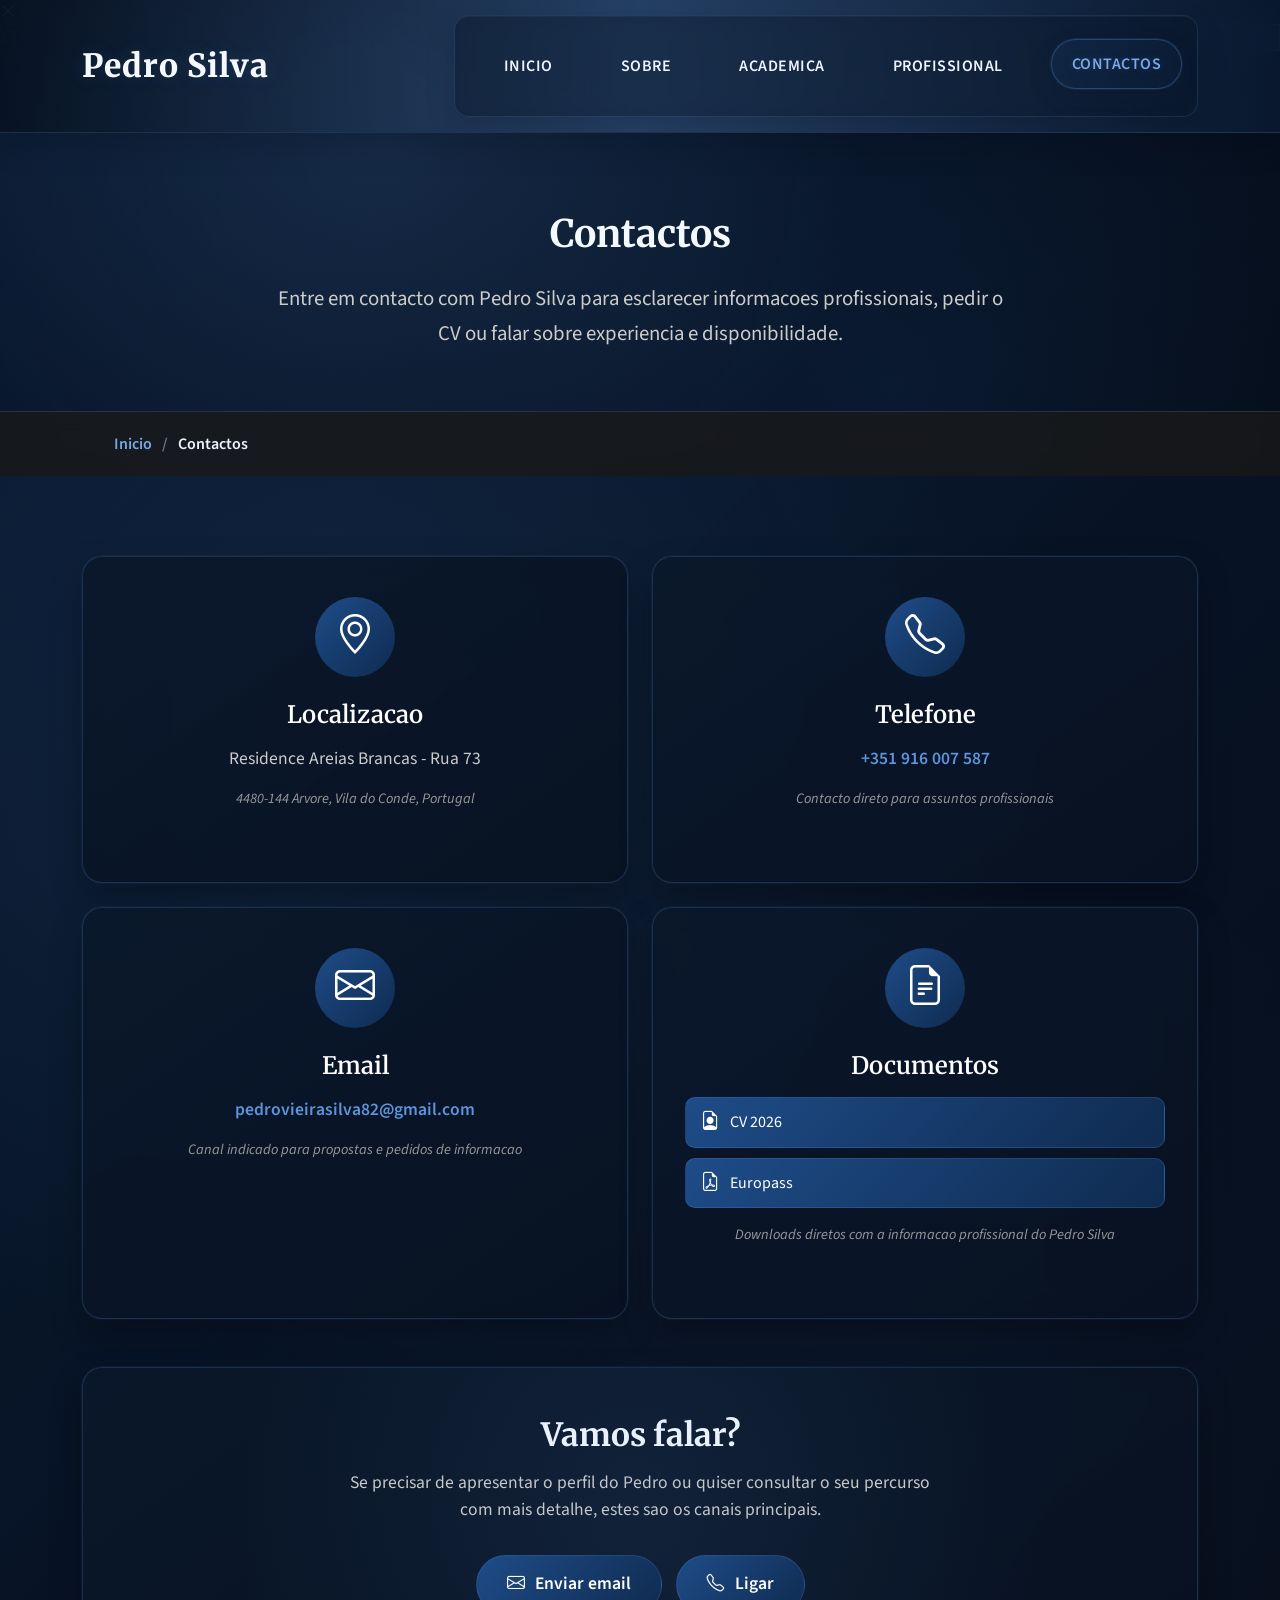
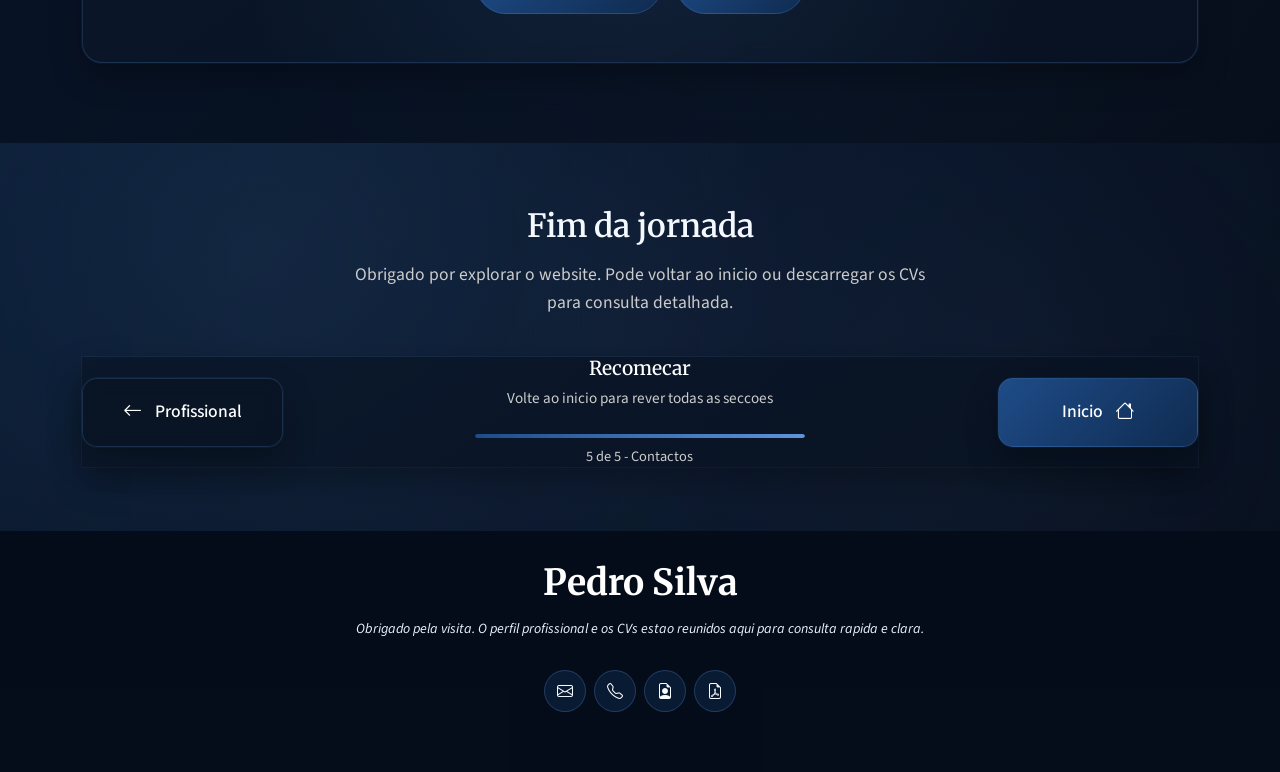
<file: contact.html>
<!DOCTYPE html>
<html lang="pt-PT">

<head>
  <meta charset="utf-8">
  <meta content="width=device-width, initial-scale=1.0" name="viewport">
  <title>Contactos - Pedro Silva</title>
  <meta name="description" content="Contactos de Pedro Silva: email, telefone, localizacao e acesso aos CVs.">
  <meta name="keywords" content="Pedro Silva, contactos, email, telefone, Vila do Conde, CV">

  <link href="assets/img/favicon.png" rel="icon">
  <link href="assets/img/apple-touch-icon.png" rel="apple-touch-icon">

  <link href="https://fonts.googleapis.com" rel="preconnect">
  <link href="https://fonts.gstatic.com" rel="preconnect" crossorigin>
  <link href="https://fonts.googleapis.com/css2?family=Merriweather:wght@400;700&family=Source+Sans+3:wght@400;500;600;700&display=swap" rel="stylesheet">

  <link href="assets/vendor/bootstrap/css/bootstrap.min.css" rel="stylesheet">
  <link href="assets/vendor/bootstrap-icons/bootstrap-icons.css" rel="stylesheet">
  <link href="assets/vendor/aos/aos.css" rel="stylesheet">
  <link href="assets/vendor/swiper/swiper-bundle.min.css" rel="stylesheet">
  <link href="assets/vendor/glightbox/css/glightbox.min.css" rel="stylesheet">

  <link href="assets/css/main.css" rel="stylesheet">
  <link href="assets/css/custom-styles.css" rel="stylesheet">
</head>

<body class="contact-page">

  <header id="header" class="header d-flex align-items-center fixed-top">
    <div class="container-fluid container-xl position-relative d-flex align-items-center justify-content-between">

      <a href="index.html" class="logo d-flex align-items-center">
        <h1 class="sitename">Pedro Silva</h1>
      </a>

      <nav id="navmenu" class="navmenu">
        <ul>
          <li><a href="index.html">Inicio</a></li>
          <li><a href="about.html">Sobre</a></li>
          <li><a href="academica.html">Academica</a></li>
          <li><a href="profissional.html">Profissional</a></li>
          <li><a href="contact.html" class="active">Contactos</a></li>
        </ul>
        <div class="modern-mobile-nav-toggle d-xl-none">
          <i class="bi bi-grid-3x3-gap"></i>
        </div>
      </nav>

    </div>
  </header>

  <div class="modern-mobile-overlay">
    <div class="modern-mobile-close">
      <i class="bi bi-x-lg"></i>
    </div>
    <div class="modern-mobile-menu">
      <a href="index.html" class="modern-mobile-item">
        <i class="bi bi-house"></i> Inicio
      </a>
      <a href="about.html" class="modern-mobile-item">
        <i class="bi bi-person"></i> Sobre
      </a>
      <a href="academica.html" class="modern-mobile-item">
        <i class="bi bi-mortarboard"></i> Academica
      </a>
      <a href="profissional.html" class="modern-mobile-item">
        <i class="bi bi-briefcase"></i> Profissional
      </a>
      <a href="contact.html" class="modern-mobile-item active">
        <i class="bi bi-envelope"></i> Contactos
      </a>
    </div>
  </div>

  <main class="main">

    <div class="page-title" data-aos="fade">
      <div class="heading">
        <div class="container">
          <div class="row d-flex justify-content-center text-center">
            <div class="col-lg-8">
              <h1>Contactos</h1>
              <p class="mb-0">Entre em contacto com Pedro Silva para esclarecer informacoes profissionais, pedir o CV ou falar sobre experiencia e disponibilidade.</p>
            </div>
          </div>
        </div>
      </div>
      <nav class="breadcrumbs">
        <div class="container">
          <ol>
            <li><a href="index.html">Inicio</a></li>
            <li class="current">Contactos</li>
          </ol>
        </div>
      </nav>
    </div>

    <section id="contact" class="contact section">
      <div class="container" data-aos="fade-up" data-aos-delay="100">

        <div class="row gy-4 justify-content-center">

          <div class="col-lg-6 col-md-6">
            <div class="contact-card" data-aos="zoom-in" data-aos-delay="100">
              <div class="contact-icon">
                <i class="bi bi-geo-alt"></i>
              </div>
              <div class="contact-content">
                <h3>Localizacao</h3>
                <p>Residence Areias Brancas - Rua 73</p>
                <div class="contact-detail">
                  <span>4480-144 Arvore, Vila do Conde, Portugal</span>
                </div>
              </div>
            </div>
          </div>

          <div class="col-lg-6 col-md-6">
            <div class="contact-card" data-aos="zoom-in" data-aos-delay="200">
              <div class="contact-icon">
                <i class="bi bi-telephone"></i>
              </div>
              <div class="contact-content">
                <h3>Telefone</h3>
                <a href="tel:+351916007587" class="contact-link">
                  +351 916 007 587
                </a>
                <div class="contact-detail">
                  <span>Contacto direto para assuntos profissionais</span>
                </div>
              </div>
            </div>
          </div>

          <div class="col-lg-6 col-md-6">
            <div class="contact-card" data-aos="zoom-in" data-aos-delay="300">
              <div class="contact-icon">
                <i class="bi bi-envelope"></i>
              </div>
              <div class="contact-content">
                <h3>Email</h3>
                <a href="mailto:pedrovieirasilva82@gmail.com" class="contact-link">
                  pedrovieirasilva82@gmail.com
                </a>
                <div class="contact-detail">
                  <span>Canal indicado para propostas e pedidos de informacao</span>
                </div>
              </div>
            </div>
          </div>

          <div class="col-lg-6 col-md-6">
            <div class="contact-card" data-aos="zoom-in" data-aos-delay="400">
              <div class="contact-icon">
                <i class="bi bi-file-earmark-text"></i>
              </div>
              <div class="contact-content">
                <h3>Documentos</h3>
                <div class="social-links-contact">
                  <a href="assets/files/pedro-silva-cv-2026.pdf" target="_blank" class="social-btn">
                    <i class="bi bi-file-earmark-person"></i>
                    <span>CV 2026</span>
                  </a>
                  <a href="assets/files/pedro-silva-cv-europass.pdf" target="_blank" class="social-btn">
                    <i class="bi bi-file-earmark-pdf"></i>
                    <span>Europass</span>
                  </a>
                </div>
                <div class="contact-detail">
                  <span>Downloads diretos com a informacao profissional do Pedro Silva</span>
                </div>
              </div>
            </div>
          </div>

        </div>

        <div class="row mt-5">
          <div class="col-12 text-center" data-aos="fade-up" data-aos-delay="500">
            <div class="cta-section">
              <h3>Vamos falar?</h3>
              <p>Se precisar de apresentar o perfil do Pedro ou quiser consultar o seu percurso com mais detalhe, estes sao os canais principais.</p>
              <div class="hero-actions justify-content-center">
                <a href="mailto:pedrovieirasilva82@gmail.com" class="cta-btn">
                  <i class="bi bi-envelope"></i>
                  <span>Enviar email</span>
                </a>
                <a href="tel:+351916007587" class="cta-btn">
                  <i class="bi bi-telephone"></i>
                  <span>Ligar</span>
                </a>
              </div>
            </div>
          </div>
        </div>

      </div>
    </section>

    <section class="page-navigation">
      <div class="container">
        <div class="page-navigation-content" data-aos="fade-up">
          <h3>Fim da jornada</h3>
          <p>Obrigado por explorar o website. Pode voltar ao inicio ou descarregar os CVs para consulta detalhada.</p>
        </div>

        <div class="page-nav-row" data-aos="fade-up" data-aos-delay="200">
          <div class="page-nav-item">
            <a href="profissional.html" class="nav-btn prev">
              <i class="bi bi-arrow-left"></i>
              Profissional
            </a>
          </div>

          <div class="nav-info">
            <h4>Recomecar</h4>
            <p>Volte ao inicio para rever todas as seccoes</p>
            <div class="nav-progress">
              <div class="nav-progress-bar">
                <div class="nav-progress-fill" style="width: 100%;"></div>
              </div>
              <div class="nav-progress-text">5 de 5 - Contactos</div>
            </div>
          </div>

          <div class="page-nav-item">
            <a href="index.html" class="nav-btn">
              Inicio
              <i class="bi bi-house"></i>
            </a>
          </div>
        </div>
      </div>
    </section>

  </main>

  <footer id="footer" class="footer dark-background">
    <div class="container">
      <h3>Pedro Silva</h3>
      <p>Obrigado pela visita. O perfil profissional e os CVs estao reunidos aqui para consulta rapida e clara.</p>
      <div class="social-links d-flex justify-content-center">
        <a href="mailto:pedrovieirasilva82@gmail.com" title="Email"><i class="bi bi-envelope"></i></a>
        <a href="tel:+351916007587" title="Telefone"><i class="bi bi-telephone"></i></a>
        <a href="assets/files/pedro-silva-cv-2026.pdf" target="_blank" title="CV 2026"><i class="bi bi-file-earmark-person"></i></a>
        <a href="assets/files/pedro-silva-cv-europass.pdf" target="_blank" title="Europass"><i class="bi bi-file-earmark-pdf"></i></a>
      </div>
    </div>
  </footer>

  <a href="#" id="scroll-top" class="scroll-top d-flex align-items-center justify-content-center"><i class="bi bi-arrow-up-short"></i></a>

  <script src="assets/vendor/bootstrap/js/bootstrap.bundle.min.js"></script>
  <script src="assets/vendor/php-email-form/validate.js"></script>
  <script src="assets/vendor/aos/aos.js"></script>
  <script src="assets/vendor/swiper/swiper-bundle.min.js"></script>
  <script src="assets/vendor/glightbox/js/glightbox.min.js"></script>
  <script src="assets/js/main.js"></script>
</body>

</html>
</file>
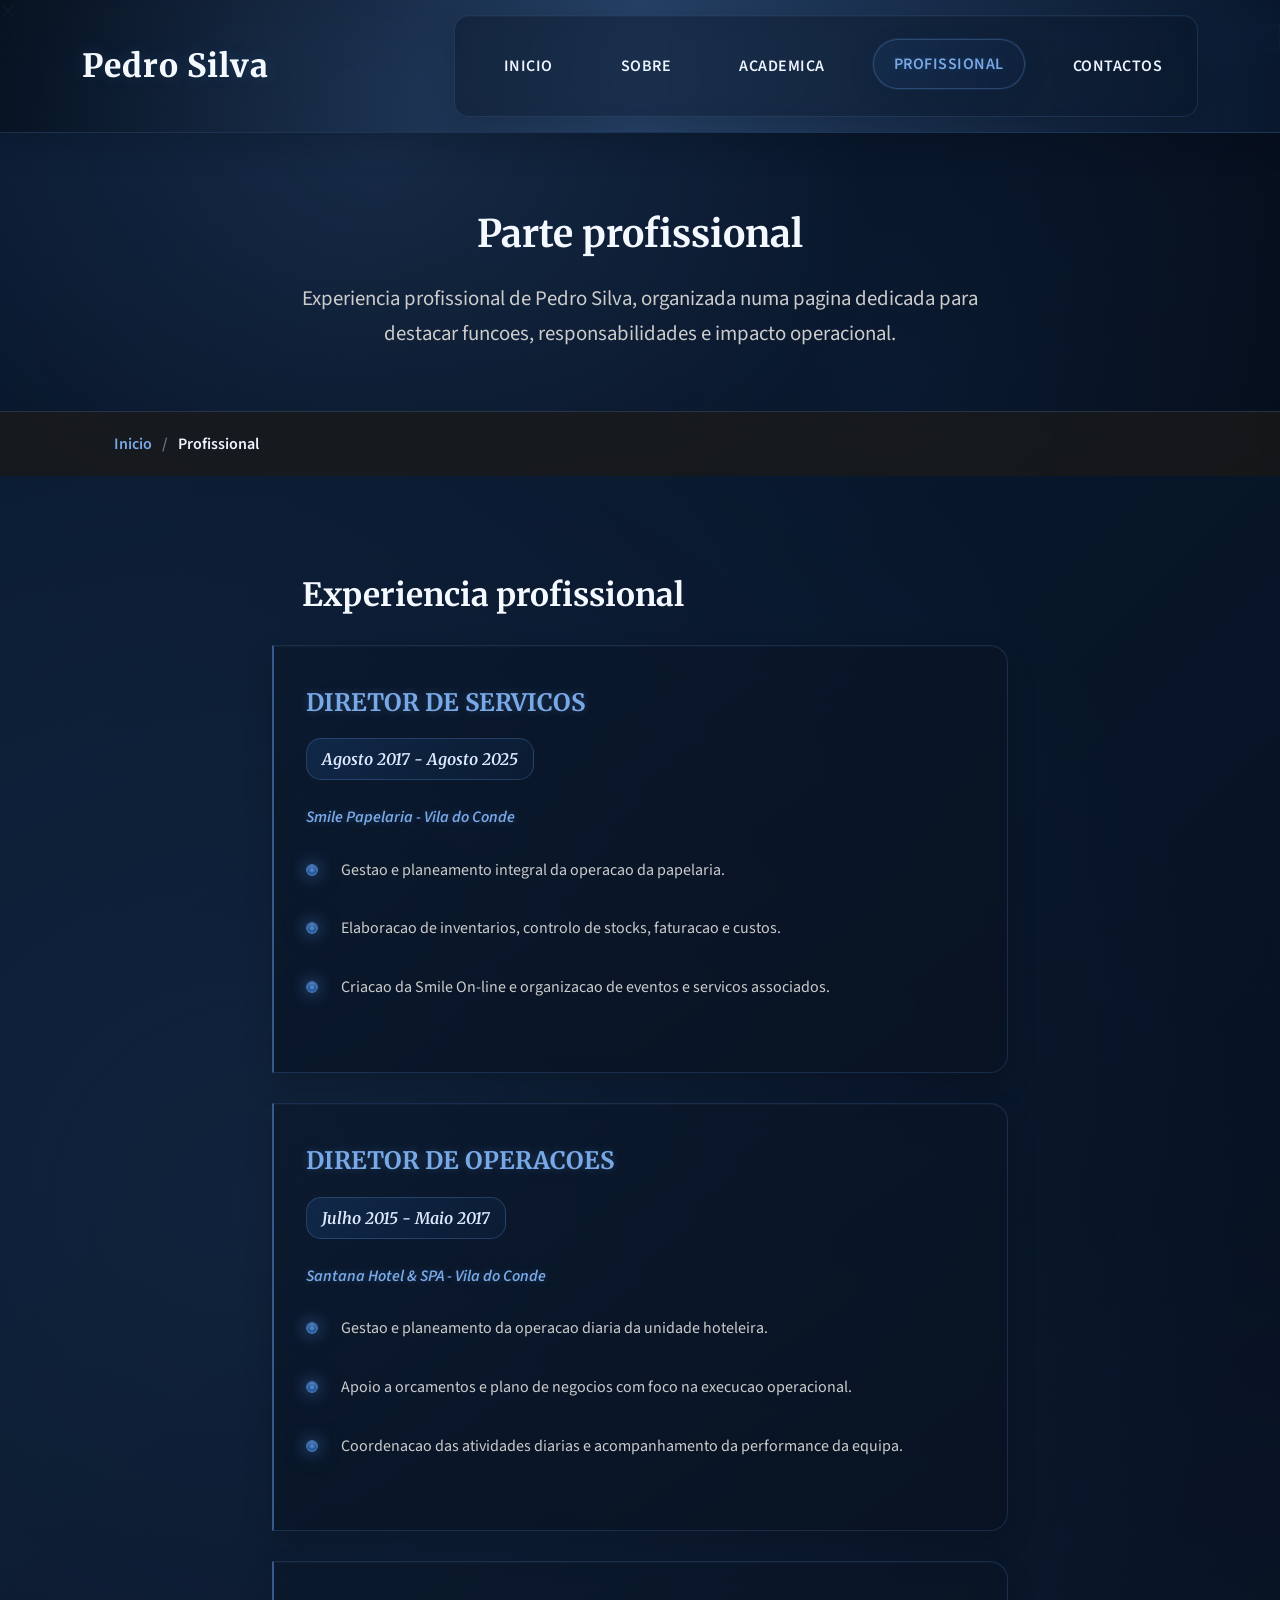
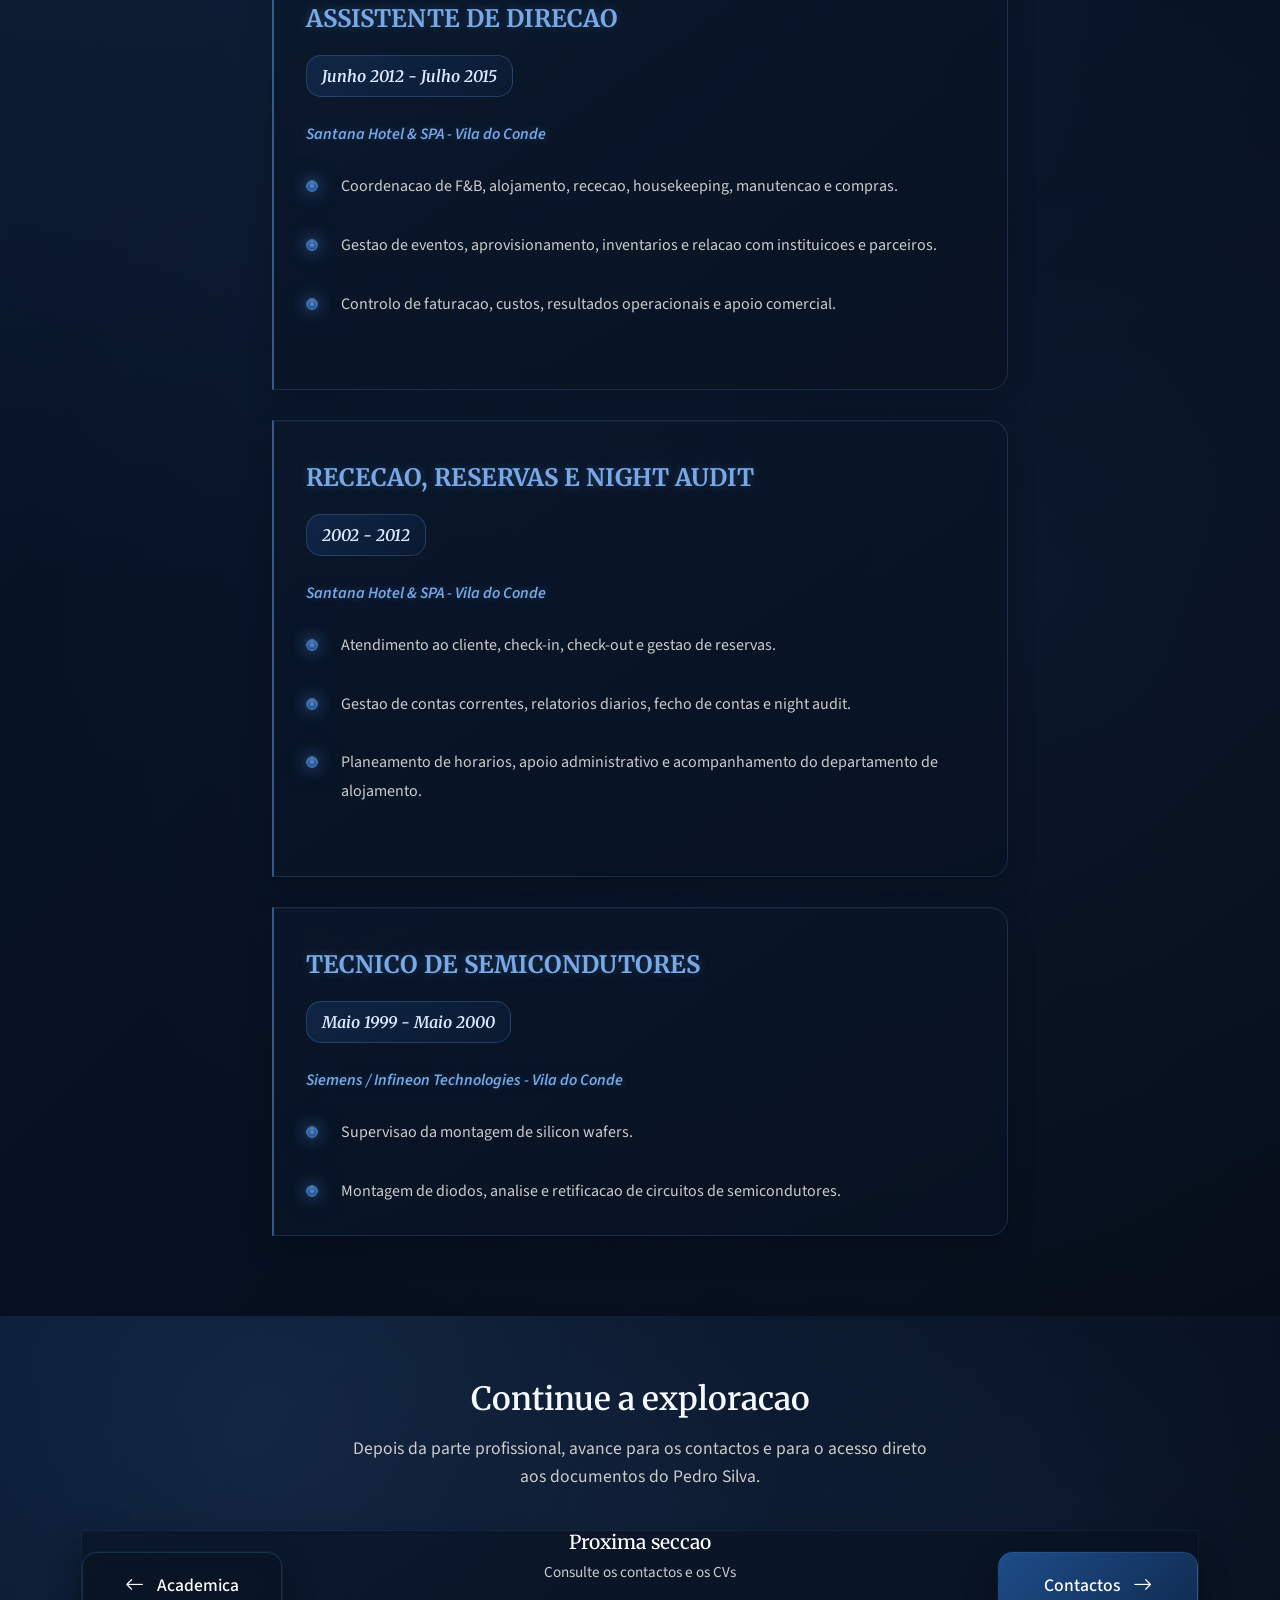
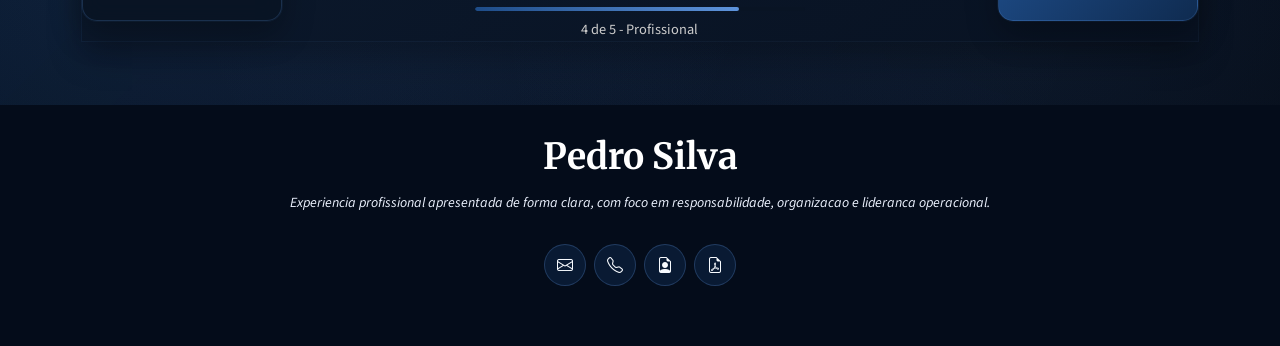
<file: profissional.html>
<!DOCTYPE html>
<html lang="pt-PT">

<head>
  <meta charset="utf-8">
  <meta content="width=device-width, initial-scale=1.0" name="viewport">
  <title>Profissional - Pedro Silva</title>
  <meta name="description" content="Experiencia profissional de Pedro Silva em hotelaria, operacoes, atendimento, retalho e coordenacao de equipas.">
  <meta name="keywords" content="Pedro Silva, experiencia profissional, hotelaria, operacoes, lideranca, atendimento">

  <link href="assets/img/favicon.png" rel="icon">
  <link href="assets/img/apple-touch-icon.png" rel="apple-touch-icon">

  <link href="https://fonts.googleapis.com" rel="preconnect">
  <link href="https://fonts.gstatic.com" rel="preconnect" crossorigin>
  <link href="https://fonts.googleapis.com/css2?family=Merriweather:wght@400;700&family=Source+Sans+3:wght@400;500;600;700&display=swap" rel="stylesheet">

  <link href="assets/vendor/bootstrap/css/bootstrap.min.css" rel="stylesheet">
  <link href="assets/vendor/bootstrap-icons/bootstrap-icons.css" rel="stylesheet">
  <link href="assets/vendor/aos/aos.css" rel="stylesheet">
  <link href="assets/vendor/swiper/swiper-bundle.min.css" rel="stylesheet">
  <link href="assets/vendor/glightbox/css/glightbox.min.css" rel="stylesheet">

  <link href="assets/css/main.css" rel="stylesheet">
  <link href="assets/css/custom-styles.css" rel="stylesheet">
</head>

<body class="resume-page">

  <header id="header" class="header d-flex align-items-center fixed-top">
    <div class="container-fluid container-xl position-relative d-flex align-items-center justify-content-between">

      <a href="index.html" class="logo d-flex align-items-center">
        <h1 class="sitename">Pedro Silva</h1>
      </a>

      <nav id="navmenu" class="navmenu">
        <ul>
          <li><a href="index.html">Inicio</a></li>
          <li><a href="about.html">Sobre</a></li>
          <li><a href="academica.html">Academica</a></li>
          <li><a href="profissional.html" class="active">Profissional</a></li>
          <li><a href="contact.html">Contactos</a></li>
        </ul>
        <div class="modern-mobile-nav-toggle d-xl-none">
          <i class="bi bi-grid-3x3-gap"></i>
        </div>
      </nav>

    </div>
  </header>

  <div class="modern-mobile-overlay">
    <div class="modern-mobile-close">
      <i class="bi bi-x-lg"></i>
    </div>
    <div class="modern-mobile-menu">
      <a href="index.html" class="modern-mobile-item">
        <i class="bi bi-house"></i> Inicio
      </a>
      <a href="about.html" class="modern-mobile-item">
        <i class="bi bi-person"></i> Sobre
      </a>
      <a href="academica.html" class="modern-mobile-item">
        <i class="bi bi-mortarboard"></i> Academica
      </a>
      <a href="profissional.html" class="modern-mobile-item active">
        <i class="bi bi-briefcase"></i> Profissional
      </a>
      <a href="contact.html" class="modern-mobile-item">
        <i class="bi bi-envelope"></i> Contactos
      </a>
    </div>
  </div>

  <main class="main">

    <div class="page-title" data-aos="fade">
      <div class="heading">
        <div class="container">
          <div class="row d-flex justify-content-center text-center">
            <div class="col-lg-8">
              <h1>Parte profissional</h1>
              <p class="mb-0">Experiencia profissional de Pedro Silva, organizada numa pagina dedicada para destacar funcoes, responsabilidades e impacto operacional.</p>
            </div>
          </div>
        </div>
      </div>
      <nav class="breadcrumbs">
        <div class="container">
          <ol>
            <li><a href="index.html">Inicio</a></li>
            <li class="current">Profissional</li>
          </ol>
        </div>
      </nav>
    </div>

    <section id="resume" class="resume section">
      <div class="container">
        <div class="row justify-content-center">
          <div class="col-lg-8" data-aos="fade-up" data-aos-delay="100">
            <h3 class="resume-title">Experiencia profissional</h3>

            <div class="resume-item">
              <h4>Diretor de Servicos</h4>
              <h5>Agosto 2017 - Agosto 2025</h5>
              <p><em>Smile Papelaria - Vila do Conde</em></p>
              <ul>
                <li>Gestao e planeamento integral da operacao da papelaria.</li>
                <li>Elaboracao de inventarios, controlo de stocks, faturacao e custos.</li>
                <li>Criacao da Smile On-line e organizacao de eventos e servicos associados.</li>
              </ul>
            </div>

            <div class="resume-item">
              <h4>Diretor de Operacoes</h4>
              <h5>Julho 2015 - Maio 2017</h5>
              <p><em>Santana Hotel &amp; SPA - Vila do Conde</em></p>
              <ul>
                <li>Gestao e planeamento da operacao diaria da unidade hoteleira.</li>
                <li>Apoio a orcamentos e plano de negocios com foco na execucao operacional.</li>
                <li>Coordenacao das atividades diarias e acompanhamento da performance da equipa.</li>
              </ul>
            </div>

            <div class="resume-item">
              <h4>Assistente de Direcao</h4>
              <h5>Junho 2012 - Julho 2015</h5>
              <p><em>Santana Hotel &amp; SPA - Vila do Conde</em></p>
              <ul>
                <li>Coordenacao de F&amp;B, alojamento, rececao, housekeeping, manutencao e compras.</li>
                <li>Gestao de eventos, aprovisionamento, inventarios e relacao com instituicoes e parceiros.</li>
                <li>Controlo de faturacao, custos, resultados operacionais e apoio comercial.</li>
              </ul>
            </div>

            <div class="resume-item">
              <h4>Rececao, reservas e night audit</h4>
              <h5>2002 - 2012</h5>
              <p><em>Santana Hotel &amp; SPA - Vila do Conde</em></p>
              <ul>
                <li>Atendimento ao cliente, check-in, check-out e gestao de reservas.</li>
                <li>Gestao de contas correntes, relatorios diarios, fecho de contas e night audit.</li>
                <li>Planeamento de horarios, apoio administrativo e acompanhamento do departamento de alojamento.</li>
              </ul>
            </div>

            <div class="resume-item">
              <h4>Tecnico de semicondutores</h4>
              <h5>Maio 1999 - Maio 2000</h5>
              <p><em>Siemens / Infineon Technologies - Vila do Conde</em></p>
              <ul>
                <li>Supervisao da montagem de silicon wafers.</li>
                <li>Montagem de diodos, analise e retificacao de circuitos de semicondutores.</li>
              </ul>
            </div>
          </div>
        </div>
      </div>
    </section>

    <section class="page-navigation">
      <div class="container">
        <div class="page-navigation-content" data-aos="fade-up">
          <h3>Continue a exploracao</h3>
          <p>Depois da parte profissional, avance para os contactos e para o acesso direto aos documentos do Pedro Silva.</p>
        </div>

        <div class="page-nav-row" data-aos="fade-up" data-aos-delay="200">
          <div class="page-nav-item">
            <a href="academica.html" class="nav-btn prev">
              <i class="bi bi-arrow-left"></i>
              Academica
            </a>
          </div>

          <div class="nav-info">
            <h4>Proxima seccao</h4>
            <p>Consulte os contactos e os CVs</p>
            <div class="nav-progress">
              <div class="nav-progress-bar">
                <div class="nav-progress-fill" style="width: 80%;"></div>
              </div>
              <div class="nav-progress-text">4 de 5 - Profissional</div>
            </div>
          </div>

          <div class="page-nav-item">
            <a href="contact.html" class="nav-btn">
              Contactos
              <i class="bi bi-arrow-right"></i>
            </a>
          </div>
        </div>
      </div>
    </section>
  </main>

  <footer id="footer" class="footer dark-background">
    <div class="container">
      <h3 class="sitename">Pedro Silva</h3>
      <p>Experiencia profissional apresentada de forma clara, com foco em responsabilidade, organizacao e lideranca operacional.</p>
      <div class="social-links d-flex justify-content-center">
        <a href="mailto:pedrovieirasilva82@gmail.com" target="_blank" title="Email"><i class="bi bi-envelope"></i></a>
        <a href="tel:+351916007587" title="Telefone"><i class="bi bi-telephone"></i></a>
        <a href="assets/files/pedro-silva-cv-2026.pdf" target="_blank" title="CV 2026"><i class="bi bi-file-earmark-person"></i></a>
        <a href="assets/files/pedro-silva-cv-europass.pdf" target="_blank" title="Europass"><i class="bi bi-file-earmark-pdf"></i></a>
      </div>
    </div>
  </footer>

  <a href="#" id="scroll-top" class="scroll-top d-flex align-items-center justify-content-center"><i class="bi bi-arrow-up-short"></i></a>

  <script src="assets/vendor/bootstrap/js/bootstrap.bundle.min.js"></script>
  <script src="assets/vendor/php-email-form/validate.js"></script>
  <script src="assets/vendor/aos/aos.js"></script>
  <script src="assets/vendor/swiper/swiper-bundle.min.js"></script>
  <script src="assets/vendor/glightbox/js/glightbox.min.js"></script>
  <script src="assets/js/main.js"></script>

</body>

</html>
</file>
<file: assets/css/custom-styles.css>
﻿/*--------------------------------------------------------------
# Custom Styles - Pedro Silva Website
# Modern Navigation Cards, Contact Cards, Portfolio Cards & Page Styles
--------------------------------------------------------------*/

/*--------------------------------------------------------------
# Navigation Cards Section (Index Page)
--------------------------------------------------------------*/
.navigation-cards {
  padding: 80px 0;
  background: linear-gradient(135deg, rgba(94, 148, 220, 0.1) 0%, rgba(0, 0, 0, 0.9) 100%);
  position: relative;
  overflow: hidden;
}

.navigation-cards::before {
  content: '';
  position: absolute;
  top: 0;
  left: 0;
  right: 0;
  bottom: 0;
  background: 
    radial-gradient(circle at 20% 50%, rgba(94, 148, 220, 0.1) 0%, transparent 50%),
    radial-gradient(circle at 80% 20%, rgba(94, 148, 220, 0.05) 0%, transparent 50%);
  pointer-events: none;
}

.navigation-cards .container {
  position: relative;
  z-index: 2;
}

.navigation-cards h2 {
  font-size: 2.5rem;
  font-weight: 700;
  margin-bottom: 1rem;
  background: linear-gradient(135deg, #ffffff 0%, #5e94dc 100%);
  -webkit-background-clip: text;
  -webkit-text-fill-color: transparent;
  background-clip: text;
}

.navigation-cards p {
  color: #cccccc;
  font-size: 1.1rem;
  line-height: 1.6;
}

/* Navigation Card Styling */
.nav-card {
  background: linear-gradient(145deg, rgba(26, 26, 26, 0.9) 0%, rgba(20, 20, 20, 0.95) 100%);
  border: 1px solid rgba(94, 148, 220, 0.2);
  border-radius: 20px;
  padding: 2.5rem 2rem;
  text-align: center;
  height: 100%;
  display: flex;
  flex-direction: column;
  justify-content: space-between;
  transition: all 0.4s cubic-bezier(0.4, 0, 0.2, 1);
  position: relative;
  overflow: hidden;
  backdrop-filter: blur(10px);
  box-shadow: 
    0 10px 30px rgba(0, 0, 0, 0.3),
    inset 0 1px 0 rgba(255, 255, 255, 0.1);
}

.nav-card::before {
  content: '';
  position: absolute;
  top: 0;
  left: -100%;
  width: 100%;
  height: 100%;
  background: linear-gradient(90deg, transparent, rgba(94, 148, 220, 0.1), transparent);
  transition: left 0.6s ease;
}

.nav-card:hover::before {
  left: 100%;
}

.nav-card:hover {
  transform: translateY(-5px) scale(1.01);
  border-color: rgba(94, 148, 220, 0.5);
  box-shadow: 
    0 12px 30px rgba(94, 148, 220, 0.15),
    0 0 0 1px rgba(94, 148, 220, 0.25),
    inset 0 1px 0 rgba(255, 255, 255, 0.15);
}

/* Card Icon */
.nav-card-icon {
  width: 80px;
  height: 80px;
  margin: 0 auto 1.5rem;
  background: linear-gradient(135deg, #5e94dc 0%, #1e4c88 100%);
  border-radius: 50%;
  display: flex;
  align-items: center;
  justify-content: center;
  transition: all 0.4s ease;
  position: relative;
  overflow: hidden;
}

.nav-card-icon::before {
  content: '';
  position: absolute;
  top: -50%;
  left: -50%;
  width: 200%;
  height: 200%;
  background: linear-gradient(45deg, transparent, rgba(255, 255, 255, 0.1), transparent);
  transition: transform 0.6s ease;
  transform: rotate(-45deg) translateX(-100%);
}

.nav-card:hover .nav-card-icon::before {
  transform: rotate(-45deg) translateX(100%);
}

.nav-card-icon i {
  font-size: 2.5rem;
  color: #ffffff;
  transition: transform 0.3s ease;
}

.nav-card:hover .nav-card-icon {
  transform: scale(1.05);
  box-shadow: 0 0 20px rgba(94, 148, 220, 0.4);
}

/* Card Content */
.nav-card h4 {
  font-size: 1.5rem;
  font-weight: 600;
  margin-bottom: 1rem;
  color: #ffffff;
  transition: color 0.3s ease;
}

.nav-card:hover h4 {
  color: #5e94dc;
}

.nav-card p {
  color: #cccccc;
  font-size: 0.95rem;
  line-height: 1.6;
  margin-bottom: 2rem;
  flex-grow: 1;
}

/* Card Button */
.nav-card-btn {
  display: inline-flex;
  align-items: center;
  gap: 0.5rem;
  padding: 12px 24px;
  background: linear-gradient(135deg, #5e94dc 0%, #1e4c88 100%);
  color: #ffffff;
  text-decoration: none;
  border-radius: 25px;
  font-weight: 600;
  font-size: 0.9rem;
  transition: all 0.3s ease;
  position: relative;
  overflow: hidden;
  border: 2px solid transparent;
}

.nav-card-btn::before {
  content: '';
  position: absolute;
  top: 0;
  left: -100%;
  width: 100%;
  height: 100%;
  background: linear-gradient(90deg, transparent, rgba(255, 255, 255, 0.2), transparent);
  transition: left 0.5s ease;
}

.nav-card-btn:hover::before {
  left: 100%;
}

.nav-card-btn:hover {
  transform: translateY(-1px);
  box-shadow: 0 6px 20px rgba(94, 148, 220, 0.3);
  border-color: rgba(255, 255, 255, 0.2);
}

.nav-card-btn i {
  transition: transform 0.3s ease;
}

.nav-card-btn:hover i {
  transform: translateX(5px);
}

/*--------------------------------------------------------------
# Portfolio Cards Section (Portfolio Page)
--------------------------------------------------------------*/
.portfolio.section {
  background: linear-gradient(135deg, rgba(94, 148, 220, 0.1) 0%, rgba(0, 0, 0, 0.9) 100%);
  position: relative;
  overflow: hidden;
  min-height: 100vh;
}

.portfolio.section::before {
  content: '';
  position: absolute;
  top: 0;
  left: 0;
  right: 0;
  bottom: 0;
  background: 
    radial-gradient(circle at 15% 25%, rgba(94, 148, 220, 0.15) 0%, transparent 50%),
    radial-gradient(circle at 85% 75%, rgba(94, 148, 220, 0.12) 0%, transparent 50%),
    radial-gradient(circle at 50% 50%, rgba(94, 148, 220, 0.08) 0%, transparent 70%);
  pointer-events: none;
}

.portfolio .container {
  position: relative;
  z-index: 2;
}

/* Portfolio Filters Enhancement */
.portfolio-filters,
.isotope-filters {
  margin-bottom: 4rem;
  display: flex;
  justify-content: center;
  align-items: center;
  flex-wrap: wrap;
  gap: 20px;
  padding: 0 20px;
  text-align: center;
  width: 100%;
  list-style: none;
}

.isotope-filters.text-center {
  text-align: center;
  justify-content: center;
}

/*--------------------------------------------------------------
# Quick Exit Button
--------------------------------------------------------------*/
.quick-exit {
  position: fixed;
  left: 20px;
  bottom: 20px;
  width: 48px;
  height: 48px;
  border-radius: 50%;
  background: linear-gradient(135deg, #5e94dc 0%, #1e4c88 100%);
  color: #ffffff;
  z-index: 99998;
  opacity: 1;
  visibility: visible;
  box-shadow: 0 8px 24px rgba(94, 148, 220, 0.28);
  transition: all 0.3s ease;
  text-decoration: none;
}

.quick-exit i {
  font-size: 22px;
  line-height: 0;
}

.quick-exit:hover {
  transform: translateY(-2px) scale(1.03);
  color: #ffffff;
  box-shadow: 0 10px 26px rgba(94, 148, 220, 0.4);
}

@media (max-width: 768px) {
  .quick-exit {
    left: 15px;
    bottom: 15px;
    width: 44px;
    height: 44px;
  }
}

/* Modern Filter Button Class */
.portfolio-filter-btn {
  background: linear-gradient(145deg, rgba(26, 26, 26, 0.95) 0%, rgba(20, 20, 20, 0.98) 100%);
  border: 3px solid rgba(94, 148, 220, 0.4);
  padding: 7px 14px;
  border-radius: 12px;
  color: #ffffff;
  cursor: pointer;
  transition: all 0.3s ease;
  position: relative;
  backdrop-filter: blur(12px);
  font-weight: 500;
  font-size: 0.9rem;
  min-width: 92px;
  text-align: center;
  box-shadow: 
    0 6px 15px rgba(0, 0, 0, 0.3),
    0 2px 5px rgba(94, 148, 220, 0.1),
    inset 0 1px 0 rgba(255, 255, 255, 0.1);
  letter-spacing: 0.1px;
  display: inline-block;
  margin: 5px;
}

.portfolio-filter-btn:hover,
.portfolio-filter-btn.filter-active {
  background: linear-gradient(145deg, rgba(94, 148, 220, 0.25) 0%, rgba(94, 148, 220, 0.15) 100%);
  border-color: rgba(94, 148, 220, 0.8);
  color: #5e94dc;
  transform: translateY(-2px);
  box-shadow: 
    0 8px 20px rgba(94, 148, 220, 0.4),
    0 4px 10px rgba(0, 0, 0, 0.3),
    inset 0 1px 0 rgba(255, 255, 255, 0.2);
  text-shadow: 0 0 8px rgba(94, 148, 220, 0.5);
}

/* Legacy support for existing li elements */
.portfolio-filters li,
.isotope-filters li {
  background: linear-gradient(145deg, rgba(26, 26, 26, 0.9) 0%, rgba(20, 20, 20, 0.95) 100%);
  border: 2px solid rgba(94, 148, 220, 0.3);
  padding: 14px 26px;
  border-radius: 12px;
  color: #cccccc;
  cursor: pointer;
  transition: all 0.3s ease;
  position: relative;
  backdrop-filter: blur(10px);
  font-weight: 600;
  font-size: 1rem;
  min-width: 132px;
  text-align: center;
  box-shadow: 0 2px 8px rgba(0, 0, 0, 0.2);
  display: inline-block;
  margin: 5px;
  list-style: none;
}

.portfolio-filters li:hover,
.portfolio-filters li.filter-active,
.isotope-filters li:hover,
.isotope-filters li.filter-active {
  background: linear-gradient(145deg, rgba(94, 148, 220, 0.2) 0%, rgba(94, 148, 220, 0.1) 100%);
  border-color: rgba(94, 148, 220, 0.6);
  color: #5e94dc;
  box-shadow: 0 4px 12px rgba(94, 148, 220, 0.3);
}

/* Portfolio Filters Responsive Design */
@media (max-width: 768px) {
  .portfolio-filters,
  .isotope-filters {
    gap: 15px;
    margin-bottom: 3rem;
    padding: 0 15px;
    justify-content: center !important;
    align-items: center;
    text-align: center;
    display: flex;
    flex-wrap: wrap;
  }

  .portfolio-filter-btn,
  .portfolio-filters li,
  .isotope-filters li {
    padding: 10px 16px;
    font-size: 0.9rem;
    min-width: 90px;
    border-radius: 10px;
    letter-spacing: 0.1px;
    margin: 3px;
    display: inline-block;
    text-align: center;
  }
}

@media (max-width: 576px) {
  .portfolio-filters,
  .isotope-filters {
    gap: 10px;
    margin-bottom: 2.5rem;
    padding: 0 10px;
    justify-content: center !important;
    align-items: center;
    text-align: center;
    flex-direction: row;
    display: flex;
    flex-wrap: wrap;
  }

  .portfolio-filter-btn,
  .portfolio-filters li,
  .isotope-filters li {
    padding: 8px 14px;
    font-size: 0.85rem;
    min-width: 80px;
    border-radius: 8px;
    letter-spacing: 0px;
    margin: 2px;
    display: inline-block;
    text-align: center;
  }
  
  /* Specific fix for very small screens */
  .isotope-filters.text-center {
    width: 100%;
    justify-content: center !important;
    display: flex !important;
    flex-wrap: wrap !important;
  }
}

.portfolio-card {
  background: linear-gradient(145deg, rgba(26, 26, 26, 0.9) 0%, rgba(20, 20, 20, 0.95) 100%);
  border: 1px solid rgba(94, 148, 220, 0.3);
  border-radius: 25px;
  overflow: hidden;
  display: flex;
  flex-direction: column;
  justify-content: space-between;
  align-items: center;
  height: auto;
  transition: all 0.4s cubic-bezier(0.4, 0, 0.2, 1);
  position: relative;
  backdrop-filter: blur(15px);
  box-shadow: 
    0 15px 35px rgba(0, 0, 0, 0.4),
    inset 0 1px 0 rgba(255, 255, 255, 0.1);
  margin: 25px;
}

.portfolio-card::before {
  content: '';
  position: absolute;
  top: 0;
  left: -100%;
  width: 100%;
  height: 100%;
  background: linear-gradient(90deg, transparent, rgba(94, 148, 220, 0.15), transparent);
  transition: left 0.8s ease;
  z-index: 1;
}

.portfolio-card:hover::before {
  left: 100%;
}

.portfolio-card:hover {
  transform: translateY(-8px) scale(1.015);
  border-color: rgba(94, 148, 220, 0.5);
  box-shadow: 
    0 15px 35px rgba(94, 148, 220, 0.2),
    0 0 0 1px rgba(94, 148, 220, 0.3),
    inset 0 1px 0 rgba(255, 255, 255, 0.15);
}

.portfolio-content {
  width: 100%;
  aspect-ratio: 16 / 9;
  overflow: hidden;
  display: flex;
  justify-content: center;
  align-items: center;
  background: linear-gradient(145deg, #000000 0%, #1a1a1a 100%);
  position: relative;
  z-index: 2;
}

.portfolio-content img {
  width: 100%;
  height: 100%;
  object-fit: cover;
  transition: transform 0.4s ease;
  filter: brightness(0.9) contrast(1.1);
}

.portfolio-card:hover .portfolio-content img {
  transform: scale(1.05);
  filter: brightness(1) contrast(1.1);
}

.portfolio-description {
  padding: 25px;
  text-align: center;
  background: linear-gradient(145deg, rgba(26, 26, 26, 0.95) 0%, rgba(20, 20, 20, 0.98) 100%);
  color: #fff;
  border-top: 1px solid rgba(94, 148, 220, 0.4);
  min-height: 200px;
  display: flex;
  flex-direction: column;
  justify-content: center;
  width: 100%;
  position: relative;
  z-index: 2;
}

.portfolio-description h5 {
  margin: 0 0 15px;
  font-size: 1.6rem;
  color: #5e94dc;
  font-weight: 700;
  text-shadow: 0 0 15px rgba(94, 148, 220, 0.4);
}

.portfolio-description p {
  margin: 15px 0;
  font-size: 1.1rem;
  color: #cccccc;
  line-height: 1.6;
}

.portfolio-links {
  margin-top: 20px;
  display: flex;
  justify-content: center;
  gap: 15px;
  flex-wrap: wrap;
}

.styled-link {
  text-decoration: none;
  font-size: 1rem;
  font-weight: 600;
  color: #5e94dc;
  position: relative;
  padding: 10px 20px;
  border: 1px solid rgba(94, 148, 220, 0.4);
  border-radius: 25px;
  transition: all 0.4s ease;
  background: linear-gradient(145deg, rgba(94, 148, 220, 0.1) 0%, rgba(94, 148, 220, 0.05) 100%);
  backdrop-filter: blur(10px);
}

.styled-link::before {
  content: '';
  top: 0;
  width: 100%;
  height: 100%;
  transition: left 0.5s ease;
}

.styled-link:hover::before {
  left: 100%;
}

.styled-link:hover {
  background: linear-gradient(145deg, rgba(94, 148, 220, 0.2) 0%, rgba(94, 148, 220, 0.1) 100%);
  border-color: rgba(94, 148, 220, 0.7);
  transform: translateY(-3px);
  box-shadow: 0 8px 25px rgba(94, 148, 220, 0.4);
  color: #ffffff;
}

/*--------------------------------------------------------------
# Contact Cards Section (Contact Page)
--------------------------------------------------------------*/
.contact.section {
  padding: 80px 0;
  background: linear-gradient(135deg, rgba(94, 148, 220, 0.05) 0%, rgba(0, 0, 0, 0.95) 100%);
  position: relative;
  overflow: hidden;
}

.contact.section::before {
  content: '';
  position: absolute;
  top: 0;
  left: 0;
  right: 0;
  bottom: 0;
  background: 
    radial-gradient(circle at 30% 20%, rgba(94, 148, 220, 0.1) 0%, transparent 50%),
    radial-gradient(circle at 70% 80%, rgba(94, 148, 220, 0.05) 0%, transparent 50%);
  pointer-events: none;
}

.contact .container {
  position: relative;
  z-index: 2;
}

/* Contact Card Styling */
.contact-card {
  background: linear-gradient(145deg, rgba(26, 26, 26, 0.9) 0%, rgba(20, 20, 20, 0.95) 100%);
  border: 1px solid rgba(94, 148, 220, 0.2);
  border-radius: 20px;
  padding: 2.5rem 2rem;
  height: 100%;
  display: flex;
  flex-direction: column;
  align-items: center;
  text-align: center;
  transition: all 0.4s cubic-bezier(0.4, 0, 0.2, 1);
  position: relative;
  overflow: hidden;
  backdrop-filter: blur(10px);
  box-shadow: 
    0 10px 30px rgba(0, 0, 0, 0.3),
    inset 0 1px 0 rgba(255, 255, 255, 0.1);
  margin-bottom: 2rem;
}

.contact-card::before {
  content: '';
  position: absolute;
  top: 0;
  left: -100%;
  width: 100%;
  height: 100%;
  background: linear-gradient(90deg, transparent, rgba(94, 148, 220, 0.1), transparent);
  transition: left 0.6s ease;
}

.contact-card:hover::before {
  left: 100%;
}

.contact-card:hover {
  transform: translateY(-5px) scale(1.01);
  border-color: rgba(94, 148, 220, 0.4);
  box-shadow: 
    0 12px 30px rgba(94, 148, 220, 0.15),
    0 0 0 1px rgba(94, 148, 220, 0.25),
    inset 0 1px 0 rgba(255, 255, 255, 0.15);
}

/* Contact Icon */
.contact-icon {
  width: 80px;
  height: 80px;
  margin-bottom: 1.5rem;
  background: linear-gradient(135deg, #5e94dc 0%, #1e4c88 100%);
  border-radius: 50%;
  display: flex;
  align-items: center;
  justify-content: center;
  transition: all 0.4s ease;
  position: relative;
  overflow: hidden;
}

.contact-icon::before {
  content: '';
  position: absolute;
  top: -50%;
  left: -50%;
  width: 200%;
  height: 200%;
  background: linear-gradient(45deg, transparent, rgba(255, 255, 255, 0.1), transparent);
  transition: transform 0.6s ease;
  transform: rotate(-45deg) translateX(-100%);
}

.contact-card:hover .contact-icon::before {
  transform: rotate(-45deg) translateX(100%);
}

.contact-icon i {
  font-size: 2.5rem;
  color: #ffffff;
  transition: transform 0.3s ease;
}

.contact-card:hover .contact-icon {
  transform: scale(1.05);
  box-shadow: 0 0 20px rgba(94, 148, 220, 0.4);
}

/* Contact Content */
.contact-content {
  width: 100%;
}

.contact-content h3 {
  font-size: 1.5rem;
  font-weight: 600;
  margin-bottom: 1rem;
  color: #ffffff;
  transition: color 0.3s ease;
}

.contact-card:hover .contact-content h3 {
  color: #5e94dc;
}

.contact-content p {
  color: #cccccc;
  font-size: 1.1rem;
  margin-bottom: 1rem;
}

.contact-link {
  color: #5e94dc;
  text-decoration: none;
  font-weight: 600;
  font-size: 1.1rem;
  transition: all 0.3s ease;
  display: inline-block;
  margin-bottom: 1rem;
}

.contact-link:hover {
  color: #ffffff;
  transform: scale(1.05);
}

.contact-detail {
  color: #999999;
  font-size: 0.9rem;
  font-style: italic;
}

/* Social Links in Contact */
.social-links-contact {
  display: flex;
  flex-direction: column;
  gap: 10px;
  margin-bottom: 1rem;
}

.social-btn {
  display: flex;
  align-items: center;
  gap: 10px;
  padding: 10px 15px;
  background: rgba(94, 148, 220, 0.1);
  color: #ffffff;
  text-decoration: none;
  border-radius: 10px;
  transition: all 0.3s ease;
  border: 1px solid rgba(94, 148, 220, 0.2);
}

.social-btn:hover {
  background: rgba(94, 148, 220, 0.2);
  border-color: rgba(94, 148, 220, 0.5);
  transform: translateX(5px);
  color: #5e94dc;
}

.social-btn i {
  font-size: 1.2rem;
}

/* Availability Status */
.availability-status {
  display: flex;
  align-items: center;
  justify-content: center;
  gap: 8px;
  margin-top: 1rem;
  padding: 8px 16px;
  background: rgba(94, 148, 220, 0.1);
  border-radius: 20px;
  border: 1px solid rgba(94, 148, 220, 0.3);
}

.status-indicator {
  width: 10px;
  height: 10px;
  background: #5e94dc;
  border-radius: 50%;
  animation: pulse 2s infinite;
}

@keyframes pulse {
  0% {
    box-shadow: 0 0 0 0 rgba(94, 148, 220, 0.7);
  }
  70% {
    box-shadow: 0 0 0 10px rgba(94, 148, 220, 0);
  }
  100% {
    box-shadow: 0 0 0 0 rgba(94, 148, 220, 0);
  }
}

.status-text {
  color: #5e94dc;
  font-weight: 600;
  font-size: 0.9rem;
}

/* Call to Action Section */
.cta-section {
  background: linear-gradient(145deg, rgba(26, 26, 26, 0.9) 0%, rgba(20, 20, 20, 0.95) 100%);
  border: 1px solid rgba(94, 148, 220, 0.3);
  border-radius: 20px;
  padding: 3rem 2rem;
  text-align: center;
  position: relative;
  overflow: hidden;
  backdrop-filter: blur(10px);
}

.cta-section::before {
  content: '';
  position: absolute;
  top: 0;
  left: 0;
  right: 0;
  bottom: 0;
  background: 
    radial-gradient(circle at 50% 50%, rgba(94, 148, 220, 0.1) 0%, transparent 70%);
  pointer-events: none;
}

.cta-section h3 {
  font-size: 2rem;
  font-weight: 700;
  margin-bottom: 1rem;
  background: linear-gradient(135deg, #ffffff 0%, #5e94dc 100%);
  -webkit-background-clip: text;
  -webkit-text-fill-color: transparent;
  background-clip: text;
}

.cta-section p {
  color: #cccccc;
  font-size: 1.1rem;
  margin-bottom: 2rem;
  max-width: 600px;
  margin-left: auto;
  margin-right: auto;
}

.cta-btn {
  display: inline-flex;
  align-items: center;
  gap: 10px;
  padding: 15px 30px;
  background: linear-gradient(135deg, #5e94dc 0%, #1e4c88 100%);
  color: #ffffff;
  text-decoration: none;
  border-radius: 30px;
  font-weight: 600;
  font-size: 1.1rem;
  transition: all 0.3s ease;
  position: relative;
  overflow: hidden;
  border: 2px solid transparent;
}

.cta-btn::before {
  content: '';
  position: absolute;
  top: 0;
  left: -100%;
  width: 100%;
  height: 100%;
  background: linear-gradient(90deg, transparent, rgba(255, 255, 255, 0.2), transparent);
  transition: left 0.5s ease;
}

.cta-btn:hover::before {
  left: 100%;
}

.cta-btn:hover {
  transform: translateY(-3px) scale(1.05);
  box-shadow: 0 10px 30px rgba(94, 148, 220, 0.4);
  border-color: rgba(255, 255, 255, 0.3);
}

.cta-btn i {
  transition: transform 0.3s ease;
}

.cta-btn:hover i {
  transform: translateX(5px);
}

/*--------------------------------------------------------------
# Resume Section Modern Enhancement
--------------------------------------------------------------*/
.resume.section {
  background: linear-gradient(135deg, rgba(94, 148, 220, 0.08) 0%, rgba(0, 0, 0, 0.95) 100%);
  position: relative;
  overflow: hidden;
  min-height: 100vh;
  padding: 80px 0;
}

.resume.section::before {
  content: '';
  position: absolute;
  top: 0;
  left: 0;
  right: 0;
  bottom: 0;
  background: 
    radial-gradient(circle at 20% 30%, rgba(94, 148, 220, 0.1) 0%, transparent 50%),
    radial-gradient(circle at 80% 70%, rgba(94, 148, 220, 0.06) 0%, transparent 50%);
  pointer-events: none;
}

.resume .container {
  position: relative;
  z-index: 2;
}

/* Resume Section Layout */
.resume .row {
  gap: 0;
}

.resume .col-lg-6 {
  padding: 0 20px;
}

/* Resume Section Titles */
.resume .resume-title {
  color: #ffffff;
  font-size: 2rem;
  font-weight: 700;
  margin-bottom: 2rem;
  position: relative;
  text-align: left;
  background: linear-gradient(135deg, #ffffff 0%, #5e94dc 100%);
  -webkit-background-clip: text;
  -webkit-text-fill-color: transparent;
  background-clip: text;
  padding-left: 30px;
}

.resume .resume-title::before {
  content: '';
  position: absolute;
  left: 0;
  top: 50%;
  transform: translateY(-50%);
  width: 4px;
  height: 30px;
  background: linear-gradient(135deg, #5e94dc 0%, #1e4c88 100%);
  border-radius: 2px;
  box-shadow: 0 0 10px rgba(94, 148, 220, 0.5);
}

/* Resume Items */
.resume .resume-item {
  background: linear-gradient(145deg, rgba(26, 26, 26, 0.9) 0%, rgba(20, 20, 20, 0.95) 100%);
  border: 1px solid rgba(94, 148, 220, 0.2);
  border-radius: 30px;
  padding: 2.5rem 2rem;
  margin-bottom: 2rem;
  position: relative;
  overflow: hidden;
  backdrop-filter: blur(10px);
  box-shadow: 
    0 5px 15px rgba(0, 0, 0, 0.3),
    inset 0 1px 0 rgba(255, 255, 255, 0.1);
  transition: all 0.4s cubic-bezier(0.4, 0, 0.2, 1);
}

.resume .resume-item::before {
  display: none;
  content: none;
}

.resume .resume-item:hover::before {
  left: auto;
}

.resume .resume-item:hover {
  transform: translateY(-3px);
  border-color: rgba(94, 148, 220, 0.4);
  box-shadow: 
    0 8px 25px rgba(0, 0, 0, 0.4),
    0 0 20px rgba(94, 148, 220, 0.2),
    inset 0 1px 0 rgba(255, 255, 255, 0.1);
}

.resume .resume-item h4 {
  color: #5e94dc;
  font-weight: 700;
  font-size: 1.5rem;
  margin-bottom: 1.2rem;
  line-height: 1.4;
  text-shadow: 0 0 10px rgba(94, 148, 220, 0.3);
  transition: color 0.3s ease;
}

.resume .resume-item h5 {
  color: #cccccc;
  font-style: italic;
  font-size: 1rem;
  margin-bottom: 1.5rem;
  line-height: 1.5;
  font-weight: 600;
  background: rgba(94, 148, 220, 0.1);
  padding: 8px 15px;
  border-radius: 15px;
  display: inline-block;
  border: 1px solid rgba(94, 148, 220, 0.3);
}

.resume .resume-item p {
  color: #ffffff;
  line-height: 1.7;
  font-size: 1rem;
  margin-bottom: 1.5rem;
  font-weight: 600;
}

.resume .resume-item em {
  color: #5e94dc;
  font-weight: 600;
  font-style: italic;
  text-shadow: 0 0 8px rgba(94, 148, 220, 0.3);
}

.resume .resume-item ul {
  color: #cccccc;
  line-height: 1.8;
  margin: 0;
  padding-left: 0;
  margin-top: 1.5rem;
}

.resume .resume-item ul li {
  margin: 20px 0;
  position: relative;
  padding-left: 35px;
  list-style: none;
  font-size: 1rem;
  color: #cccccc;
  line-height: 1.8;
}

.resume .resume-item ul li::before {
  content: '';
  position: absolute;
  left: 0;
  top: 8px;
  width: 12px;
  height: 12px;
  background: radial-gradient(circle, #5e94dc 0%, #1e4c88 70%);
  border-radius: 50%;
  box-shadow: 
    0 0 15px rgba(94, 148, 220, 0.6),
    0 0 30px rgba(94, 148, 220, 0.3),
    inset 0 1px 0 rgba(255, 255, 255, 0.3);
  border: 2px solid rgba(94, 148, 220, 0.4);
}

.resume .resume-item a {
  color: #5e94dc;
  text-decoration: none;
  font-weight: 600;
  transition: all 0.3s ease;
  position: relative;
}

.resume .resume-item a::before {
  content: '';
  position: absolute;
  bottom: -2px;
  left: 0;
  width: 0;
  height: 2px;
  background: linear-gradient(90deg, #5e94dc, #1e4c88);
  transition: width 0.3s ease;
}

.resume .resume-item a:hover {
  color: #ffffff;
  text-shadow: 0 0 10px rgba(94, 148, 220, 0.5);
}

.resume .resume-item a:hover::before {
  width: 100%;
}

/* Timeline Effect */
.resume .resume-item:last-child {
  margin-bottom: 0;
}

.resume .resume-item::after {
  content: '';
  position: absolute;
  left: -15px;
  top: 20px;
  width: 6px;
  height: 6px;
  background: #5e94dc;
  border-radius: 50%;
  z-index: 3;
}

.resume .col-lg-6::before {
  content: '';
  position: absolute;
  left: -2px;
  top: 0;
  bottom: 0;
  width: 2px;
  background: linear-gradient(180deg, transparent 0%, #5e94dc 20%, #5e94dc 80%, transparent 100%);
  opacity: 0.3;
}

/* Responsive Design */
@media (max-width: 992px) {
  .resume .col-lg-6 {
    padding: 0 15px;
    margin-bottom: 3rem;
  }
  
  .resume .col-lg-6::before {
    display: none;
  }
  
  .resume .resume-item::after {
    display: none;
  }
}

@media (max-width: 768px) {
  .page-title h1 {
    font-size: 2.8rem;
  }
  
  .page-title p {
    font-size: 1.1rem;
  }
  
  .page-title .heading {
    padding: 120px 0 50px;
  }
  
  .resume .resume-title {
    font-size: 1.8rem;
    margin-bottom: 1.5rem;
  }
  
  .resume .resume-item {
    padding: 1.5rem;
    margin-bottom: 1.5rem;
  }
  
  .resume .resume-item h4 {
    font-size: 1.2rem;
  }
}

@media (max-width: 576px) {
  .page-title h1 {
    font-size: 2.2rem;
  }
  
  .page-title .heading {
    padding: 100px 0 40px;
  }
  
  .resume .resume-title {
    font-size: 1.6rem;
  }
  
  .resume .resume-item {
    padding: 1.2rem;
  }
  
  .resume .resume-item h4 {
    font-size: 1.1rem;
  }
  
  .resume .resume-item h5 {
    font-size: 0.9rem;
  }
  
  .resume .resume-item p {
    font-size: 0.85rem;
  }
}

/* Page Title Enhancement */
.page-title {
  background: linear-gradient(135deg, rgba(94, 148, 220, 0.12) 0%, rgba(0, 0, 0, 0.98) 100%);
  position: relative;
  overflow: hidden;
}

.page-title::before {
  content: '';
  position: absolute;
  top: 0;
  left: 0;
  right: 0;
  bottom: 0;
  background: 
    radial-gradient(circle at 30% 20%, rgba(94, 148, 220, 0.15) 0%, transparent 50%),
    radial-gradient(circle at 70% 80%, rgba(94, 148, 220, 0.08) 0%, transparent 50%);
  pointer-events: none;
}

.page-title .heading {
  position: relative;
  z-index: 2;
  padding: 160px 0 60px;
}

.page-title h1 {
  font-size: 3.5rem;
  font-weight: 800;
  background: linear-gradient(135deg, #ffffff 0%, #5e94dc 100%);
  -webkit-background-clip: text;
  -webkit-text-fill-color: transparent;
  background-clip: text;
  margin-bottom: 1.5rem;
  text-shadow: 0 0 30px rgba(94, 148, 220, 0.3);
}

.page-title p {
  color: #cccccc;
  font-size: 1.3rem;
  line-height: 1.7;
  max-width: 900px;
  margin: 0 auto;
}

/* Breadcrumbs Enhancement */
.page-title nav {
  background: rgba(26, 26, 26, 0.8);
  backdrop-filter: blur(10px);
  border-top: 1px solid rgba(94, 148, 220, 0.2);
}

.page-title nav ol li a {
  color: #5e94dc;
  text-decoration: none;
  transition: all 0.3s ease;
}

.page-title nav ol li a:hover {
  color: #ffffff;
  text-shadow: 0 0 5px rgba(94, 148, 220, 0.5);
}

/* Skills Section Enhancement */
.skills.section {
  background: linear-gradient(135deg, rgba(0, 0, 0, 0.95) 0%, rgba(94, 148, 220, 0.1) 100%);
  padding: 80px 0;
  position: relative;
  overflow: hidden;
}

.skills.section::before {
  content: '';
  position: absolute;
  top: 0;
  left: 0;
  right: 0;
  bottom: 0;
  background: 
    radial-gradient(circle at 25% 25%, rgba(94, 148, 220, 0.15) 0%, transparent 50%),
    radial-gradient(circle at 75% 75%, rgba(94, 148, 220, 0.1) 0%, transparent 50%);
  pointer-events: none;
}

.skills .container {
  position: relative;
  z-index: 2;
}

.skills .section-title h2 {
  background: linear-gradient(135deg, #ffffff 0%, #5e94dc 100%);
  -webkit-background-clip: text;
  -webkit-text-fill-color: transparent;
  background-clip: text;
  font-size: 3rem;
  font-weight: 700;
  text-align: center;
  margin-bottom: 1rem;
  letter-spacing: normal !important;
  text-transform: none !important;
  line-height: 1.2 !important;
  position: relative;
}

.skills .section-title h2::after {
  content: '';
  position: absolute;
  bottom: -15px;
  left: 50%;
  transform: translateX(-50%);
  width: 100px;
  height: 2px;
  background: #5e94dc;
  border-radius: 1px;
}

.skills .section-title div {
  text-align: center;
  margin-bottom: 3rem;
}

.skills .section-title span {
  font-size: 1.3rem;
  color: #cccccc;
}

.skills .description-title {
  color: #5e94dc !important;
  font-weight: 700;
}

.dev-icons {
  display: flex;
  flex-wrap: wrap;
  gap: 25px;
  justify-content: center;
  margin-bottom: 50px;
  padding: 40px;
  background: linear-gradient(145deg, rgba(26, 26, 26, 0.9) 0%, rgba(20, 20, 20, 0.95) 100%);
  border: 1px solid rgba(94, 148, 220, 0.3);
  border-radius: 25px;
  backdrop-filter: blur(15px);
  position: relative;
  overflow: hidden;
  box-shadow: 
    0 20px 40px rgba(0, 0, 0, 0.4),
    inset 0 1px 0 rgba(255, 255, 255, 0.1);
}

.dev-icons::before {
  content: '';
  position: absolute;
  top: 0;
  left: -100%;
  width: 100%;
  height: 100%;
  background: linear-gradient(90deg, transparent, rgba(94, 148, 220, 0.1), transparent);
  transition: left 0.8s ease;
}

.dev-icons:hover::before {
  left: 100%;
}

.dev-icons .list-inline-item {
  transition: all 0.4s cubic-bezier(0.4, 0, 0.2, 1);
  padding: 20px;
  border-radius: 20px;
  background: linear-gradient(145deg, rgba(94, 148, 220, 0.1) 0%, rgba(94, 148, 220, 0.05) 100%);
  border: 1px solid rgba(94, 148, 220, 0.2);
  position: relative;
  overflow: hidden;
}

.dev-icons .list-inline-item::before {
  content: '';
  position: absolute;
  top: -50%;
  left: -50%;
  width: 200%;
  height: 200%;
  background: linear-gradient(45deg, transparent, rgba(255, 255, 255, 0.1), transparent);
  transition: transform 0.6s ease;
  transform: rotate(-45deg) translateX(-100%);
}

.dev-icons .list-inline-item:hover::before {
  transform: rotate(-45deg) translateX(100%);
}

.dev-icons .list-inline-item:hover {
  transform: translateY(-8px) scale(1.15);
  background: linear-gradient(145deg, rgba(94, 148, 220, 0.2) 0%, rgba(94, 148, 220, 0.1) 100%);
  border-color: rgba(94, 148, 220, 0.6);
  box-shadow: 0 15px 35px rgba(94, 148, 220, 0.4);
}

.dev-icons i {
  color: #5e94dc;
  font-size: 3rem !important;
  transition: all 0.4s ease;
  filter: drop-shadow(0 0 10px rgba(94, 148, 220, 0.3));
}

.dev-icons .list-inline-item:hover i {
  transform: rotateY(360deg);
  filter: drop-shadow(0 0 20px rgba(94, 148, 220, 0.6));
}

.skills .subheading {
  color: #ffffff;
  font-size: 1.8rem;
  font-weight: 700;
  margin-bottom: 30px;
  text-align: center;
  background: linear-gradient(135deg, #ffffff 0%, #5e94dc 100%);
  -webkit-background-clip: text;
  -webkit-text-fill-color: transparent;
  background-clip: text;
}

/*--------------------------------------------------------------
# About Page Enhancement
--------------------------------------------------------------*/
.about.section {
  background: linear-gradient(135deg, rgba(94, 148, 220, 0.08) 0%, rgba(0, 0, 0, 0.95) 100%);
  position: relative;
  overflow: hidden;
  min-height: 100vh;
  padding: 80px 0;
}

.about.section::before {
  content: '';
  position: absolute;
  top: 0;
  left: 0;
  right: 0;
  bottom: 0;
  background: 
    radial-gradient(circle at 20% 30%, rgba(94, 148, 220, 0.12) 0%, transparent 50%),
    radial-gradient(circle at 80% 70%, rgba(94, 148, 220, 0.08) 0%, transparent 50%),
    radial-gradient(circle at 50% 50%, rgba(94, 148, 220, 0.05) 0%, transparent 70%);
  pointer-events: none;
}

.about .container {
  position: relative;
  z-index: 2;
}

/*--------------------------------------------------------------
# Recognition Cards (About Page)
--------------------------------------------------------------*/
.recognitions {
  background: linear-gradient(135deg, rgba(0, 0, 0, 0.95) 0%, rgba(94, 148, 220, 0.1) 100%);
  padding: 100px 0;
  position: relative;
  overflow: hidden;
}

.recognitions::before {
  content: '';
  position: absolute;
  top: 0;
  left: 0;
  right: 0;
  bottom: 0;
  background: 
    radial-gradient(circle at 25% 25%, rgba(94, 148, 220, 0.2) 0%, transparent 50%),
    radial-gradient(circle at 75% 75%, rgba(94, 148, 220, 0.15) 0%, transparent 50%),
    radial-gradient(circle at 50% 10%, rgba(94, 148, 220, 0.1) 0%, transparent 60%);
  pointer-events: none;
}

.recognitions .container {
  position: relative;
  z-index: 2;
}

.recognitions .section-title h2 {
  font-size: 3rem;
  font-weight: 700;
  background: linear-gradient(135deg, #ffffff 0%, #5e94dc 100%);
  -webkit-background-clip: text;
  -webkit-text-fill-color: transparent;
  background-clip: text;
  text-align: center;
  margin-bottom: 1.5rem;
  text-shadow: 0 0 30px rgba(94, 148, 220, 0.3);
  letter-spacing: normal !important;
  text-transform: none !important;
  line-height: 1.2 !important;
  position: relative;
}

.recognitions .section-title h2::after {
  content: '';
  position: absolute;
  bottom: -15px;
  left: 50%;
  transform: translateX(-50%);
  width: 100px;
  height: 2px;
  background: #5e94dc;
  border-radius: 1px;
}

.recognitions .section-title p {
  text-align: center;
  color: #cccccc;
  font-size: 1.3rem;
  margin-bottom: 4rem;
  line-height: 1.6;
  max-width: 700px;
  margin-left: auto;
  margin-right: auto;
}

.recognitions .card {
  background: linear-gradient(145deg, rgba(26, 26, 26, 0.9) 0%, rgba(20, 20, 20, 0.95) 100%);
  border: 1px solid rgba(94, 148, 220, 0.3);
  border-radius: 25px;
  overflow: hidden;
  transition: all 0.4s cubic-bezier(0.4, 0, 0.2, 1);
  position: relative;
  backdrop-filter: blur(15px);
  box-shadow: 
    0 15px 35px rgba(0, 0, 0, 0.4),
    inset 0 1px 0 rgba(255, 255, 255, 0.1);
  margin-bottom: 2rem;
}

.recognitions .card::before {
  content: '';
  position: absolute;
  top: 0;
  left: -100%;
  width: 100%;
  height: 100%;
  background: linear-gradient(90deg, transparent, rgba(94, 148, 220, 0.15), transparent);
  transition: left 0.8s ease;
  z-index: 1;
}

.recognitions .card:hover::before {
  left: 100%;
}

.recognitions .card:hover {
  transform: translateY(-6px) scale(1.015);
  border-color: rgba(94, 148, 220, 0.5);
  box-shadow: 
    0 15px 35px rgba(94, 148, 220, 0.2),
    0 0 0 1px rgba(94, 148, 220, 0.3),
    inset 0 1px 0 rgba(255, 255, 255, 0.15);
}

.recognitions .card-img-top {
  height: 280px;
  object-fit: cover;
  transition: transform 0.4s ease;
  position: relative;
  z-index: 2;
  filter: brightness(0.9) contrast(1.1);
}

.recognitions .card:hover .card-img-top {
  transform: scale(1.03);
  filter: brightness(1) contrast(1.1);
}

.recognitions .card-body {
  padding: 2.5rem;
  background: linear-gradient(145deg, rgba(26, 26, 26, 0.95) 0%, rgba(20, 20, 20, 0.98) 100%);
  position: relative;
  z-index: 2;
  border-top: 1px solid rgba(94, 148, 220, 0.2);
}

.recognitions .card-title {
  color: #5e94dc !important;
  font-size: 1.8rem !important;
  font-weight: 700 !important;
  margin-bottom: 1.5rem !important;
  text-shadow: 0 0 20px rgba(94, 148, 220, 0.5) !important;
  text-decoration: none !important;
  background: linear-gradient(135deg, #5e94dc 0%, #1e4c88 100%) !important;
  -webkit-background-clip: text !important;
  -webkit-text-fill-color: transparent !important;
  background-clip: text !important;
  line-height: 1.3 !important;
  position: relative !important;
}

.recognitions .card-title::after {
  content: '';
  position: absolute;
  bottom: -8px;
  left: 50%;
  transform: translateX(-50%);
  width: 60px;
  height: 2px;
  background: #5e94dc;
  border-radius: 1px;
}

.recognitions .card-text {
  color: #e0e0e0 !important;
  font-size: 1.1rem !important;
  line-height: 1.8 !important;
  margin-bottom: 1rem !important;
  text-shadow: none !important;
  background: none !important;
  -webkit-background-clip: initial !important;
  -webkit-text-fill-color: #e0e0e0 !important;
  background-clip: initial !important;
  font-weight: 400 !important;
}

.recognitions .card-text:last-child {
  margin-bottom: 0 !important;
}

.card-text{
  text-transform: none !important;
}

.recognitions .card-text strong {
  color: #5e94dc !important;
  font-weight: 700 !important;
  text-shadow: 0 0 10px rgba(94, 148, 220, 0.3) !important;
}

.recognitions .card-text a {
  color: #5e94dc !important;
  text-decoration: none !important;
  font-weight: 600 !important;
  position: relative !important;
  transition: all 0.3s ease !important;
}

.recognitions .card-text a::before {
  content: '';
  position: absolute;
  bottom: -2px;
  left: 0;
  width: 0;
  height: 2px;
  background: linear-gradient(90deg, #5e94dc, #1e4c88);
  transition: width 0.3s ease;
}

.recognitions .card-text a:hover::before {
  width: 100%;
}

.recognitions .card-text a:hover {
  color: #ffffff !important;
  text-shadow: 0 0 15px rgba(94, 148, 220, 0.6) !important;
}

/*--------------------------------------------------------------
# Responsive Design
--------------------------------------------------------------*/
@media (max-width: 768px) {
  .navigation-cards,
  .contact.section,
  .about.section,
  .resume.section,
  .skills.section {
    padding: 60px 0;
  }
  
  .navigation-cards h2,
  .skills .section-title h2,
  .recognitions .section-title h2 {
    font-size: 2rem;
    letter-spacing: normal !important;
    text-transform: none !important;
    line-height: 1.3 !important;
  }
  
  .recognitions .section-title p {
    font-size: 1.1rem !important;
    letter-spacing: normal !important;
    line-height: 1.5 !important;
    margin-bottom: 2rem !important;
  }
  
  .nav-card,
  .contact-card,
  .resume-item {
    padding: 2rem 1.5rem;
    margin-bottom: 2rem;
  }
  
  .nav-card-icon,
  .contact-icon {
    width: 70px;
    height: 70px;
  }
  
  .nav-card-icon i,
  .contact-icon i {
    font-size: 2rem;
  }

  .cta-section {
    padding: 2rem 1.5rem;
  }

  .cta-section h3 {
    font-size: 1.5rem;
  }

  .dev-icons {
    gap: 15px;
    padding: 20px;
  }

  .dev-icons .list-inline-item {
    padding: 10px;
  }

  .dev-icons i {
    font-size: 2rem !important;
  }
  
  /* Responsive adjustments for recognition cards */
  .recognitions .card {
    margin-bottom: 1.5rem;
  }
  
  .recognitions .card-body {
    padding: 1.5rem !important;
  }
  
  .recognitions .card-title {
    font-size: 1.4rem !important;
    margin-bottom: 1rem !important;
  }
  
  .recognitions .card-text {
    font-size: 1rem !important;
    line-height: 1.6 !important;
  }
  
  .recognitions .card-img-top {
    height: 200px !important;
  }
}

@media (max-width: 576px) {
  .navigation-cards h2,
  .skills .section-title h2,
  .recognitions .section-title h2 {
    font-size: 1.8rem;
  }
  
  .nav-card h4,
  .contact-content h3,
  .resume-title {
    font-size: 1.3rem;
  }

  .social-links-contact {
    gap: 8px;
  }

  .social-btn {
    padding: 8px 12px;
    font-size: 0.9rem;
  }

  .dev-icons {
    gap: 10px;
    padding: 15px;
  }

  .skills .subheading {
    font-size: 1.2rem;
  }
}

/*--------------------------------------------------------------
# Hero Section Modern Enhancement
--------------------------------------------------------------*/
#hero {
  background: linear-gradient(135deg, rgba(94, 148, 220, 0.15) 0%, rgba(0, 0, 0, 0.95) 100%);
  position: relative;
  overflow: hidden;
}

#hero::before {
  content: '';
  position: absolute;
  top: 0;
  left: 0;
  right: 0;
  bottom: 0;
  background: 
    radial-gradient(circle at 20% 30%, rgba(94, 148, 220, 0.2) 0%, transparent 50%),
    radial-gradient(circle at 80% 70%, rgba(94, 148, 220, 0.15) 0%, transparent 50%),
    radial-gradient(circle at 50% 50%, rgba(94, 148, 220, 0.1) 0%, transparent 70%);
  pointer-events: none;
  z-index: 1;
}

#hero .container {
  position: relative;
  z-index: 2;
}

#hero h1 {
  color: #ffffff;
  font-size: 4rem;
  font-weight: 800;
  line-height: 1.2;
  margin-bottom: 1rem;
  text-shadow: 
    0 0 20px rgba(94, 148, 220, 0.5),
    2px 2px 10px rgba(0, 0, 0, 0.8);
  background: linear-gradient(45deg, #ffffff, #5e94dc, #ffffff);
  background-size: 200% 200%;
  -webkit-background-clip: text;
  background-clip: text;
  -webkit-text-fill-color: transparent;
  animation: gradientShift 3s ease-in-out infinite;
}

@keyframes gradientShift {
  0%, 100% { background-position: 0% 50%; }
  50% { background-position: 100% 50%; }
}

#hero p {
  color: #cccccc;
  font-size: 1.4rem;
  font-weight: 400;
  line-height: 1.6;
  margin-bottom: 2rem;
  text-shadow: 1px 1px 5px rgba(0, 0, 0, 0.7);
}

#hero .typed {
  /* color: #5e94dc; */
  font-weight: 700;
  text-shadow: 0 0 15px rgba(94, 148, 220, 0.6);
}

/* General page title styling for all pages */
.section-title {
  background: linear-gradient(45deg, #ffffff, #5e94dc, #ffffff);
  background-size: 200% 200%;
  -webkit-background-clip: text;
  background-clip: text;
  -webkit-text-fill-color: transparent;
  animation: gradientShift 3s ease-in-out infinite;
  text-align: center;
  font-size: 2.5rem;
  font-weight: 800;
  margin-bottom: 3rem;
  text-shadow: 0 0 20px rgba(94, 148, 220, 0.3);
}

/*--------------------------------------------------------------
# Scroll Down Indicator (Hero Section)
--------------------------------------------------------------*/
.scroll-down-indicator {
  position: absolute;
  bottom: 60px;
  left: 0;
  right: 0;
  z-index: 10;
}

.scroll-indicator-center {
  display: flex;
  justify-content: center;
  align-items: center;
  width: 100%;
}

.scroll-down-btn {
  display: flex;
  flex-direction: column;
  align-items: center;
  text-decoration: none;
  color: rgba(255, 255, 255, 0.8);
  transition: all 0.3s ease;
  cursor: pointer;
}

.scroll-down-btn:hover {
  color: #5e94dc;
  transform: translateY(-5px);
}

.scroll-down-btn i {
  font-size: 2rem;
  margin-bottom: 8px;
  animation: bounce 2s infinite;
}

.scroll-down-btn span {
  font-size: 0.9rem;
  font-weight: 500;
  text-transform: uppercase;
  letter-spacing: 1px;
  opacity: 0.9;
}

.scroll-down-btn:hover span {
  opacity: 1;
}

@keyframes bounce {
  0%, 20%, 50%, 80%, 100% {
    transform: translateY(0);
  }
  40% {
    transform: translateY(-10px);
  }
  60% {
    transform: translateY(-5px);
  }
}

/* Mobile adjustments for scroll indicator */
@media (max-width: 768px) {
  .scroll-down-indicator {
    bottom: 40px;
  }
  
  .scroll-down-btn i {
    font-size: 1.5rem;
  }
  
  .scroll-down-btn span {
    font-size: 0.8rem;
  }
}

/* Force scroll indicator to always be visible after AOS animation */
.scroll-down-indicator[data-aos].aos-animate,
.scroll-down-indicator[data-aos].aos-animate *,
.scroll-indicator-center {
  opacity: 1 !important;
  visibility: visible !important;
}

/* Allow AOS animation initially, but keep visible afterwards */
.scroll-down-indicator {
  position: absolute;
  bottom: 60px;
  left: 0;
  right: 0;
  z-index: 10;
}

/* After AOS animation completes, ensure it stays visible */
.scroll-down-indicator.aos-animate {
  opacity: 1 !important;
  visibility: visible !important;
}

/* Ensure all sections have proper background */
.section {
  background: linear-gradient(135deg, rgba(94, 148, 220, 0.1) 0%, rgba(0, 0, 0, 0.9) 100%);
  position: relative;
  overflow: hidden;
  min-height: 100vh;
}

.section::before {
  content: '';
  position: absolute;
  top: 0;
  left: 0;
  right: 0;
  bottom: 0;
  background: 
    radial-gradient(circle at 15% 25%, rgba(94, 148, 220, 0.12) 0%, transparent 50%),
    radial-gradient(circle at 85% 75%, rgba(94, 148, 220, 0.08) 0%, transparent 50%);
  pointer-events: none;
}

.section .container {
  position: relative;
  z-index: 2;
}

/*--------------------------------------------------------------
# Modern Header & Navigation Enhancement
--------------------------------------------------------------*/
.header {
  background: linear-gradient(135deg, rgba(0, 0, 0, 0.95) 0%, rgba(26, 26, 26, 0.98) 100%);
  backdrop-filter: blur(20px);
  border-bottom: 1px solid rgba(94, 148, 220, 0.2);
  box-shadow: 
    0 8px 32px rgba(0, 0, 0, 0.4),
    inset 0 1px 0 rgba(255, 255, 255, 0.1);
  transition: all 0.4s cubic-bezier(0.4, 0, 0.2, 1);
  z-index: 9999 !important;
  overflow: hidden;
}

.header::before {
  content: '';
  position: absolute;
  top: 0;
  left: 0;
  right: 0;
  bottom: 0;
  background: 
    radial-gradient(circle at 20% 50%, rgba(94, 148, 220, 0.08) 0%, transparent 50%),
    radial-gradient(circle at 80% 50%, rgba(94, 148, 220, 0.05) 0%, transparent 50%);
  pointer-events: none;
  z-index: 1;
}

.header .container-fluid {
  position: relative;
  z-index: 2;
}

.header.scrolled {
  background: linear-gradient(135deg, rgba(0, 0, 0, 0.98) 0%, rgba(26, 26, 26, 0.99) 100%);
  border-bottom-color: rgba(94, 148, 220, 0.4);
  box-shadow: 
    0 12px 40px rgba(0, 0, 0, 0.6),
    0 0 0 1px rgba(94, 148, 220, 0.3),
    inset 0 1px 0 rgba(255, 255, 255, 0.15);
}

.header.scrolled::before {
  background: 
    radial-gradient(circle at 20% 50%, rgba(94, 148, 220, 0.12) 0%, transparent 50%),
    radial-gradient(circle at 80% 50%, rgba(94, 148, 220, 0.08) 0%, transparent 50%);
}

/* Logo Enhancement */
.header .logo h1 {
  background: linear-gradient(45deg, #ffffff, #5e94dc, #ffffff);
  background-size: 200% 200%;
  -webkit-background-clip: text;
  background-clip: text;
  -webkit-text-fill-color: transparent;
  animation: gradientShift 3s ease-in-out infinite;
  font-size: 2rem;
  font-weight: 800;
  text-shadow: 0 0 20px rgba(94, 148, 220, 0.3);
  letter-spacing: 1px;
  position: relative;
  transition: all 0.3s ease;
}

.header .logo h1::after {
  content: '';
  position: absolute;
  bottom: -5px;
  left: 0;
  width: 100%;
  height: 2px;
  background: linear-gradient(90deg, transparent, #5e94dc, transparent);
  opacity: 0;
  transition: opacity 0.3s ease;
}

.header .logo:hover h1 {
  transform: scale(1.05);
}

.header .logo:hover h1::after {
  opacity: 1;
}

/* Navigation Menu Enhancement */
.navmenu ul {
  background: linear-gradient(135deg, rgba(26, 26, 26, 0.1) 0%, rgba(20, 20, 20, 0.1) 100%);
  border-radius: 15px;
  padding: 10px 15px;
  backdrop-filter: blur(10px);
  border: 1px solid rgba(94, 148, 220, 0.1);
  position: relative;
  overflow: hidden;
}

.navmenu ul::before {
  content: '';
  position: absolute;
  top: 0;
  left: -100%;
  width: 100%;
  height: 100%;
  background: linear-gradient(90deg, transparent, rgba(94, 148, 220, 0.1), transparent);
  transition: left 2s ease;
}

.navmenu:hover ul::before {
  left: 100%;
}

.navmenu a {
  color: #cccccc;
  font-weight: 600;
  font-size: 1rem;
  padding: 12px 20px;
  border-radius: 25px;
  position: relative;
  transition: all 0.4s cubic-bezier(0.4, 0, 0.2, 1);
  overflow: hidden;
  text-transform: uppercase;
  letter-spacing: 0.5px;
  z-index: 2;
}

.navmenu a::before {
  content: '';
  position: absolute;
  top: 0;
  left: -100%;
  width: 100%;
  height: 100%;
  background: linear-gradient(90deg, transparent, rgba(94, 148, 220, 0.2), transparent);
  transition: left 0.6s ease;
}

.navmenu a:hover::before,
.navmenu .active::before {
  left: 100%;
}

.navmenu a:hover,
.navmenu .active {
  background: linear-gradient(145deg, rgba(94, 148, 220, 0.15) 0%, rgba(94, 148, 220, 0.08) 100%);
  color: #5e94dc;
  border: 1px solid rgba(94, 148, 220, 0.4);
  box-shadow: 
    0 8px 25px rgba(94, 148, 220, 0.3),
    inset 0 1px 0 rgba(255, 255, 255, 0.1);
  transform: translateY(-2px);
  text-shadow: 0 0 10px rgba(94, 148, 220, 0.5);
}

/* Override original navigation styles */
.navmenu > ul > li > a:before {
  display: none;
}

/* Mobile Navigation Enhancement */
@media (max-width: 1199px) {
  /* Hide original mobile nav */
  .mobile-nav-toggle {
    display: none !important;
  }
  
  /* Create new modern mobile nav button */
  .modern-mobile-nav-toggle {
    color: #5e94dc !important;
    font-size: 1.8rem !important;
    background: linear-gradient(145deg, rgba(26, 26, 26, 0.9), rgba(20, 20, 20, 0.95)) !important;
    border: 2px solid rgba(94, 148, 220, 0.5) !important;
    border-radius: 12px !important;
    padding: 12px !important;
    transition: all 0.3s ease !important;
    backdrop-filter: blur(10px) !important;
    cursor: pointer !important;
    position: relative !important;
    z-index: 9999999 !important;
    width: 50px !important;
    height: 50px !important;
    display: flex !important;
    align-items: center !important;
    justify-content: center !important;
    box-shadow: 0 4px 15px rgba(0, 0, 0, 0.3) !important;
    transform: translateY(0) scale(1) !important;
  }

  .modern-mobile-nav-toggle i {
    display: flex !important;
    align-items: center !important;
    justify-content: center !important;
    width: 100% !important;
    height: 100% !important;
    line-height: 1 !important;
    transform: translateY(1px) scale(1) !important;
    transition: transform 0.3s ease, color 0.3s ease !important;
  }

  .modern-mobile-nav-toggle:hover {
    background: linear-gradient(145deg, rgba(94, 148, 220, 0.2), rgba(94, 148, 220, 0.1)) !important;
    border-color: rgba(94, 148, 220, 0.8) !important;
    color: #ffffff !important;
    box-shadow: 0 6px 20px rgba(94, 148, 220, 0.4) !important;
    transform: translateY(-2px) scale(1.03) !important;
  }

  .modern-mobile-nav-toggle:hover i {
    transform: translateY(1px) scale(1.08) rotate(6deg) !important;
  }

  .modern-mobile-nav-toggle.is-open {
    background: linear-gradient(145deg, rgba(30, 76, 136, 0.32), rgba(15, 43, 80, 0.26)) !important;
    border-color: rgba(94, 148, 220, 0.82) !important;
    box-shadow: 0 10px 26px rgba(94, 148, 220, 0.22) !important;
    transform: translateY(0) scale(1.04) !important;
  }

  .modern-mobile-nav-toggle.is-open i {
    transform: translateY(1px) scale(1.08) rotate(90deg) !important;
  }

  /* Modern overlay menu */
  .modern-mobile-overlay {
    position: fixed !important;
    top: 0 !important;
    left: 0 !important;
    width: 100vw !important;
    height: 100vh !important;
    background: linear-gradient(135deg, rgba(0, 0, 0, 0.98), rgba(26, 26, 26, 0.99)) !important;
    backdrop-filter: blur(20px) !important;
    z-index: 9999998 !important;
    display: none !important;
    align-items: center !important;
    justify-content: center !important;
    opacity: 0 !important;
    transition: all 0.4s cubic-bezier(0.4, 0, 0.2, 1) !important;
  }

  .modern-mobile-overlay.active {
    display: flex !important;
    opacity: 1 !important;
  }

  /* Close button */
  .modern-mobile-close {
    position: absolute !important;
    top: 20px !important;
    right: 20px !important;
    color: #5e94dc !important;
    font-size: 2rem !important;
    background: linear-gradient(145deg, rgba(26, 26, 26, 0.9), rgba(20, 20, 20, 0.95)) !important;
    border: 2px solid rgba(94, 148, 220, 0.5) !important;
    border-radius: 50% !important;
    padding: 10px !important;
    cursor: pointer !important;
    transition: all 0.3s ease !important;
    width: 50px !important;
    height: 50px !important;
    display: flex !important;
    align-items: center !important;
    justify-content: center !important;
  }

  .modern-mobile-close:hover {
    background: linear-gradient(145deg, rgba(94, 148, 220, 0.2), rgba(94, 148, 220, 0.1)) !important;
    border-color: rgba(94, 148, 220, 0.8) !important;
    color: #ffffff !important;
    transform: rotate(90deg) scale(1.1) !important;
  }

  /* Menu items container */
  .modern-mobile-menu {
    display: flex !important;
    flex-direction: column !important;
    gap: 20px !important;
    text-align: center !important;
    max-width: 400px !important;
    width: 90% !important;
  }

  /* Individual menu items */
  .modern-mobile-item {
    background: linear-gradient(145deg, rgba(26, 26, 26, 0.9), rgba(20, 20, 20, 0.95)) !important;
    border: 1px solid rgba(94, 148, 220, 0.3) !important;
    border-radius: 20px !important;
    padding: 20px 30px !important;
    text-decoration: none !important;
    color: #cccccc !important;
    font-size: 1.2rem !important;
    font-weight: 600 !important;
    text-transform: uppercase !important;
    letter-spacing: 1px !important;
    transition: all 0.4s cubic-bezier(0.4, 0, 0.2, 1) !important;
    position: relative !important;
    overflow: hidden !important;
    backdrop-filter: blur(10px) !important;
    box-shadow: 0 8px 25px rgba(0, 0, 0, 0.3) !important;
    transform: translateY(30px) !important;
    opacity: 0 !important;
    display: flex !important;
    align-items: center !important;
    justify-content: center !important;
    gap: 15px !important;
  }

  .modern-mobile-item i {
    font-size: 1.5rem !important;
    transition: all 0.3s ease !important;
  }

  .modern-mobile-overlay.active .modern-mobile-item {
    transform: translateY(0) !important;
    opacity: 1 !important;
  }

  /* Stagger animation for menu items */
  .modern-mobile-overlay.active .modern-mobile-item:nth-child(1) { transition-delay: 0.1s !important; }
  .modern-mobile-overlay.active .modern-mobile-item:nth-child(2) { transition-delay: 0.2s !important; }
  .modern-mobile-overlay.active .modern-mobile-item:nth-child(3) { transition-delay: 0.3s !important; }
  .modern-mobile-overlay.active .modern-mobile-item:nth-child(4) { transition-delay: 0.4s !important; }
  .modern-mobile-overlay.active .modern-mobile-item:nth-child(5) { transition-delay: 0.5s !important; }

  .modern-mobile-item::before {
    content: '' !important;
    position: absolute !important;
    top: 0 !important;
    left: -100% !important;
    width: 100% !important;
    height: 100% !important;
    background: linear-gradient(90deg, transparent, rgba(94, 148, 220, 0.2), transparent) !important;
    transition: left 0.6s ease !important;
  }

  .modern-mobile-item:hover::before {
    left: 100% !important;
  }

  .modern-mobile-item:hover {
    background: linear-gradient(145deg, rgba(94, 148, 220, 0.2), rgba(94, 148, 220, 0.1)) !important;
    border-color: rgba(94, 148, 220, 0.7) !important;
    color: #5e94dc !important;
    transform: translateY(-5px) scale(1.02) !important;
    box-shadow: 0 15px 40px rgba(94, 148, 220, 0.3) !important;
    text-shadow: 0 0 15px rgba(94, 148, 220, 0.5) !important;
  }

  .modern-mobile-item:hover i {
    color: #5e94dc !important;
    transform: scale(1.2) rotate(5deg) !important;
    text-shadow: 0 0 15px rgba(94, 148, 220, 0.6) !important;
  }

  /* Keep the mobile toggle visible and hide only the desktop links */
  .navmenu {
    display: flex !important;
    align-items: center !important;
  }

  .navmenu ul {
    display: none !important;
  }

  .header .logo h1 {
    font-size: 1.6rem;
  }
}

@media (max-width: 768px) {
  .header .logo h1 {
    font-size: 1.4rem;
    letter-spacing: 0.5px;
  }

  .navmenu a {
    font-size: 0.95rem !important;
    padding: 12px 20px !important;
  }

  .mobile-nav-toggle {
    font-size: 1.6rem !important;
    padding: 6px 8px !important;
  }
}

/* Scroll indicator for header */
.header::after {
  content: '';
  position: absolute;
  bottom: 0;
  left: 0;
  width: 100%;
  height: 1px;
  background: linear-gradient(90deg, transparent, #5e94dc, transparent);
  opacity: 0;
  transition: opacity 0.3s ease;
  z-index: 3;
}

.header.scrolled::after {
  opacity: 1;
}

/*--------------------------------------------------------------
# Page Content Z-index Fix
--------------------------------------------------------------*/
/* Override original mobile nav z-index to ensure it works */
@media (max-width: 1199px) {
  .mobile-nav-active .mobile-nav-toggle {
    z-index: 9999999 !important;
  }
  
  .mobile-nav-active .navmenu {
    z-index: 9999998 !important;
  }
  
  /* Ensure other high z-index elements don't interfere when menu is active */
  .mobile-nav-active #preloader {
    z-index: 1 !important;
  }
  
  .mobile-nav-active .scroll-top {
    z-index: 1 !important;
  }
}

/* Simple z-index fix for header */
.header {
  z-index: 9999997 !important;
}

/*--------------------------------------------------------------
# Hide Header on Mobile (Index Page Only)
--------------------------------------------------------------*/
@media (max-width: 767px) {
  .index-page .hide-header-mobile {
    display: none !important;
  }
}

/*--------------------------------------------------------------
# Center Header Title on Mobile (All Pages Except Index)
--------------------------------------------------------------*/
@media (max-width: 767px) {
  /* Hide navigation menu on mobile for all pages except index */
  body:not(.index-page) .navmenu {
    display: none !important;
  }
  
  /* Center the logo/title on mobile for all pages except index */
  body:not(.index-page) .header .container-fluid {
    justify-content: center !important;
  }
  
  /* Ensure the logo is centered */
  body:not(.index-page) .header .logo {
    margin: 0 auto !important;
  }
}

/*--------------------------------------------------------------
# Main Content Spacing Fix for Fixed Header
--------------------------------------------------------------*/
/* Ensure proper spacing between fixed header and main content */
.main {
  position: relative;
  z-index: 1;
}

/* Additional padding for page content to avoid header overlap */
body {
  padding-top: 0;
}

/* Specific adjustments for sections that might get cut off */
.about.section,
.skills.section,
.recognitions.section,
.contact.section,
.portfolio.section,
.resume.section {
  margin-top: 0;
  padding-top: 80px;
}

/* Mobile adjustments for section spacing */
@media (max-width: 768px) {
  .about.section,
  .skills.section,
  .recognitions.section,
  .contact.section,
  .portfolio.section,
  .resume.section {
    padding-top: 60px;
  }
  
  /* Additional space for very small screens */
  @media (max-width: 576px) {
    .page-title .heading {
      padding: 90px 0 30px;
    }
  }
}

/*--------------------------------------------------------------
# Page Navigation Section
--------------------------------------------------------------*/
.page-navigation {
  background: linear-gradient(135deg, rgba(94, 148, 220, 0.08) 0%, rgba(0, 0, 0, 0.95) 100%);
  padding: 4rem 0;
  position: relative;
  overflow: hidden;
  min-height: 40vh;
}

.page-navigation::before {
  content: '';
  position: absolute;
  top: 0;
  left: 0;
  right: 0;
  bottom: 0;
  background: 
    radial-gradient(circle at 20% 30%, rgba(94, 148, 220, 0.12) 0%, transparent 50%),
    radial-gradient(circle at 80% 70%, rgba(94, 148, 220, 0.08) 0%, transparent 50%),
    radial-gradient(circle at 50% 50%, rgba(94, 148, 220, 0.05) 0%, transparent 70%);
  pointer-events: none;
}

.page-navigation .container {
  position: relative;
  z-index: 2;
}

.page-navigation-content {
  text-align: center;
  margin-bottom: 2.5rem;
}

.page-navigation h3 {
  color: #ffffff;
  font-size: 2rem;
  font-weight: 600;
  margin-bottom: 1rem;
  background: linear-gradient(135deg, #ffffff 0%, #5e94dc 100%);
  -webkit-background-clip: text;
  -webkit-text-fill-color: transparent;
  background-clip: text;
  text-shadow: 0 0 20px rgba(94, 148, 220, 0.3);
  letter-spacing: normal;
  text-transform: none;
  line-height: 1.2;
}

.page-navigation p {
  color: #cccccc;
  font-size: 1.1rem;
  max-width: 600px;
  margin: 0 auto;
  line-height: 1.6;
}

/* Navigation Button Styling */
.nav-btn {
  display: inline-flex;
  align-items: center;
  justify-content: center;
  padding: 1.2rem 2.5rem;
  background: linear-gradient(135deg, rgba(94, 148, 220, 0.15) 0%, rgba(94, 148, 220, 0.08) 50%, rgba(94, 148, 220, 0.15) 100%);
  color: #ffffff;
  text-decoration: none;
  border-radius: 15px;
  font-size: 1.1rem;
  font-weight: 500;
  transition: all 0.4s cubic-bezier(0.4, 0, 0.2, 1);
  position: relative;
  overflow: hidden;
  border: 2px solid rgba(94, 148, 220, 0.4);
  box-shadow: 
    0 8px 25px rgba(0, 0, 0, 0.3),
    inset 0 1px 0 rgba(255, 255, 255, 0.1);
  min-width: 200px;
  backdrop-filter: blur(10px);
}

.nav-btn::before {
  content: '';
  position: absolute;
  top: 0;
  left: -100%;
  width: 100%;
  height: 100%;
  background: linear-gradient(90deg, transparent, rgba(94, 148, 220, 0.3), transparent);
  transition: left 0.6s ease;
}

.nav-btn:hover::before {
  left: 100%;
}

.nav-btn:hover {
  transform: translateY(-2px);
  background: linear-gradient(135deg, #5e94dc 0%, #1e4c88 50%, #5e94dc 100%);
  border-color: rgba(94, 148, 220, 0.8);
  color: #ffffff;
  box-shadow: 
    0 12px 35px rgba(94, 148, 220, 0.4),
    inset 0 1px 0 rgba(255, 255, 255, 0.2);
}

.nav-btn i {
  margin-left: 0.8rem;
  font-size: 1.2rem;
  transition: transform 0.3s ease;
}

.nav-btn:hover i {
  transform: translateX(3px);
}

/* Previous Page Button */
.nav-btn.prev i {
  margin-left: 0;
  margin-right: 0.8rem;
  order: -1; /* Move icon to the left */
}

.nav-btn.prev:hover i {
  transform: translateX(-3px);
}

/* Navigation Layout */
.page-nav-row {
  display: flex;
  justify-content: space-between;
  align-items: center;
  gap: 2rem;
}

.page-nav-item {
  flex: 1;
  display: flex;
  justify-content: center;
}

.page-nav-item:first-child {
  justify-content: flex-start;
}

.page-nav-item:last-child {
  justify-content: flex-end;
}

/* Navigation Info */
.nav-info {
  flex: 1;
  text-align: center;
  padding: 0 2rem;
}

.nav-info h4 {
  color: #ffffff;
  font-size: 1.2rem;
  margin-bottom: 0.5rem;
  font-weight: 500;
}

.nav-info p {
  color: #cccccc;
  font-size: 0.95rem;
  margin: 0;
  line-height: 1.4;
}

/* Progress Indicator */
.nav-progress {
  margin-top: 1.5rem;
  text-align: center;
}

.nav-progress-bar {
  width: 100%;
  max-width: 400px;
  height: 4px;
  background: rgba(255, 255, 255, 0.1);
  border-radius: 2px;
  margin: 0 auto 0.5rem;
  overflow: hidden;
}

.nav-progress-fill {
  height: 100%;
  background: linear-gradient(90deg, #5e94dc, #1e4c88);
  border-radius: 2px;
  transition: width 0.3s ease;
}

.nav-progress-text {
  color: #cccccc;
  font-size: 0.9rem;
}

/* Mobile Navigation Enhancement */
@media (max-width: 768px) {
  .page-navigation {
    padding: 3rem 0;
  }

  .page-navigation h3 {
    font-size: 1.5rem;
  }

  .page-navigation p {
    font-size: 1rem;
  }

  .page-nav-row {
    flex-direction: column;
    gap: 1.5rem;
  }

  .nav-info {
    order: -1;
    padding: 0;
  }

  .nav-btn {
    width: 100%;
    max-width: 280px;
    padding: 1rem 2rem;
    font-size: 1rem;
  }

  .page-nav-item {
    justify-content: center !important;
  }
}

@media (max-width: 576px) {
  .page-navigation {
    padding: 2.5rem 0;
  }

  .page-navigation h3 {
    font-size: 1.3rem;
  }

  .nav-btn {
    padding: 0.9rem 1.5rem;
    font-size: 0.95rem;
  }

  .nav-info h4 {
    font-size: 1.1rem;
  }

  .nav-info p {
    font-size: 0.9rem;
  }
}
/*--------------------------------------------------------------
# Pedro Silva Theme Override
--------------------------------------------------------------*/
:root {
  --pedro-blue-1: #0a1b33;
  --pedro-blue-2: #0f2b50;
  --pedro-blue-3: #1e4c88;
  --pedro-blue-4: #5e94dc;
  --pedro-blue-glow: rgba(94, 148, 220, 0.22);
  --pedro-blue-soft: rgba(30, 76, 136, 0.16);
  --pedro-panel: rgba(11, 24, 43, 0.92);
  --pedro-panel-strong: rgba(8, 18, 34, 0.96);
  --pedro-border: rgba(94, 148, 220, 0.28);
}

.navigation-cards,
.portfolio.section,
.page-navigation,
.contact.section,
.resume.section,
.about.section,
.recognitions.section {
  background: linear-gradient(135deg, rgba(10, 27, 51, 0.92) 0%, rgba(5, 12, 24, 0.98) 100%);
}

.navigation-cards::before,
.portfolio.section::before {
  background:
    radial-gradient(circle at 18% 22%, rgba(94, 148, 220, 0.16) 0%, transparent 45%),
    radial-gradient(circle at 82% 24%, rgba(30, 76, 136, 0.22) 0%, transparent 42%),
    radial-gradient(circle at 50% 88%, rgba(94, 148, 220, 0.08) 0%, transparent 40%);
}

.navigation-cards h2,
.page-navigation-content h3,
.cta-section h3 {
  background: linear-gradient(135deg, #ffffff 0%, #5e94dc 100%) !important;
  -webkit-background-clip: text;
  -webkit-text-fill-color: transparent;
  background-clip: text;
}

.nav-card,
.portfolio-card,
.contact-card,
.skill-card,
.recognition-card,
.cta-section,
.page-nav-row,
.page-nav-item .nav-btn,
.services-list a,
.service-details .services-list a {
  background: linear-gradient(145deg, var(--pedro-panel) 0%, var(--pedro-panel-strong) 100%) !important;
  border-color: var(--pedro-border) !important;
  box-shadow:
    0 14px 32px rgba(0, 0, 0, 0.28),
    0 0 0 1px rgba(94, 148, 220, 0.08);
}

.nav-card::before,
.portfolio-card::before,
.contact-card::before {
  background: linear-gradient(90deg, transparent, rgba(94, 148, 220, 0.14), transparent) !important;
}

.nav-card:hover,
.portfolio-card:hover,
.contact-card:hover,
.services-list a:hover,
.services-list a.active,
.service-details .services-list a:hover,
.service-details .services-list a.active,
.page-nav-item .nav-btn:hover {
  border-color: rgba(94, 148, 220, 0.56) !important;
  box-shadow:
    0 18px 36px rgba(10, 27, 51, 0.46),
    0 0 0 1px rgba(94, 148, 220, 0.22),
    0 0 18px rgba(94, 148, 220, 0.12);
}

.nav-card-icon,
.contact-icon,
.portfolio-icon-frame,
.recognition-icon,
.hero-action,
.nav-card-btn,
.cta-btn,
.social-btn,
.page-nav-item .nav-btn,
.quick-exit {
  background: linear-gradient(135deg, var(--pedro-blue-3) 0%, var(--pedro-blue-2) 100%) !important;
  color: #ffffff !important;
}

.nav-card:hover h4,
.portfolio-filter-btn:hover,
.portfolio-filter-btn.filter-active,
.portfolio-filters li:hover,
.portfolio-filters li.filter-active,
.isotope-filters li:hover,
.isotope-filters li.filter-active,
.contact-link,
.portfolio-description h5,
.skill-card h4,
.recognition-card h5,
.service-details h3,
.service-details h4,
.social-btn:hover,
.social-btn:focus {
  color: var(--pedro-blue-4) !important;
}

.nav-card-btn:hover,
.cta-btn:hover,
.social-btn:hover,
.hero-action:hover,
.quick-exit:hover {
  box-shadow: 0 12px 28px var(--pedro-blue-glow) !important;
}

.portfolio-filter-btn,
.portfolio-filters li,
.isotope-filters li {
  border-color: var(--pedro-border) !important;
}

.portfolio-filter-btn:hover,
.portfolio-filter-btn.filter-active,
.portfolio-filters li:hover,
.portfolio-filters li.filter-active,
.isotope-filters li:hover,
.isotope-filters li.filter-active {
  background: linear-gradient(145deg, rgba(30, 76, 136, 0.28) 0%, rgba(15, 43, 80, 0.22) 100%) !important;
  text-shadow: 0 0 10px rgba(94, 148, 220, 0.22);
}

.modern-mobile-overlay {
  background: rgba(4, 10, 20, 0.9) !important;
}

.modern-mobile-menu {
  background: linear-gradient(145deg, rgba(7, 17, 31, 0.98) 0%, rgba(10, 27, 51, 0.98) 100%) !important;
  border: 1px solid var(--pedro-border);
}

.modern-mobile-item:hover,
.modern-mobile-item.active {
  color: var(--pedro-blue-4) !important;
  background: rgba(30, 76, 136, 0.18) !important;
}

.hero-badge {
  display: inline-flex;
  align-items: center;
  gap: 0.55rem;
  padding: 0.55rem 1rem;
  border-radius: 999px;
  background: rgba(12, 31, 58, 0.82);
  border: 1px solid var(--pedro-border);
  color: #cfe0ff;
  font-size: 0.88rem;
  letter-spacing: 0.04em;
  text-transform: uppercase;
  margin-bottom: 1.25rem;
}

.hero-intro {
  max-width: 720px;
  margin: 1.25rem auto 0;
  color: rgba(237, 243, 255, 0.84);
}

.hero-actions {
  display: flex;
  justify-content: center;
  gap: 14px;
  margin-top: 1.75rem;
  flex-wrap: wrap;
}

.hero-action {
  display: inline-flex;
  align-items: center;
  gap: 0.6rem;
  padding: 12px 22px;
  border-radius: 999px;
  border: 1px solid rgba(255, 255, 255, 0.08);
  font-weight: 600;
  transition: all 0.3s ease;
}

.hero-action.outline {
  background: rgba(9, 20, 36, 0.72) !important;
  border-color: rgba(94, 148, 220, 0.3);
}

.hero-action:hover {
  transform: translateY(-2px);
  color: #ffffff !important;
}

.skill-card,
.recognition-card {
  height: 100%;
  border: 1px solid var(--pedro-border);
  border-radius: 18px;
  padding: 1.6rem;
}

.skill-card h4,
.recognition-card h5 {
  margin-bottom: 1rem;
}

.skill-list {
  list-style: none;
  padding: 0;
  margin: 0;
}

.skill-list li {
  display: flex;
  align-items: flex-start;
  gap: 0.7rem;
  margin-bottom: 0.85rem;
  color: rgba(237, 243, 255, 0.82);
}

.skill-list li:last-child {
  margin-bottom: 0;
}

.skill-list i {
  color: var(--pedro-blue-4);
}

.recognition-icon,
.portfolio-icon-frame {
  width: 78px;
  height: 78px;
  border-radius: 22px;
  display: inline-flex;
  align-items: center;
  justify-content: center;
  margin-bottom: 1.2rem;
  box-shadow: 0 10px 25px rgba(10, 27, 51, 0.26);
}

.recognition-icon i,
.portfolio-icon-frame i {
  font-size: 2rem;
}

.portfolio-icon-content {
  min-height: 230px;
  display: flex;
  align-items: center;
  justify-content: center;
  background:
    radial-gradient(circle at top, rgba(94, 148, 220, 0.22), transparent 55%),
    linear-gradient(145deg, rgba(12, 31, 58, 0.96) 0%, rgba(7, 17, 31, 0.98) 100%);
}

.portfolio-card:hover .portfolio-icon-frame {
  transform: translateY(-4px) scale(1.04);
  box-shadow: 0 14px 30px rgba(94, 148, 220, 0.22);
}

.page-nav-item .nav-btn,
.social-btn,
.cta-btn {
  border: 1px solid rgba(94, 148, 220, 0.22) !important;
}

.page-nav-item .nav-btn.prev {
  background: rgba(9, 20, 36, 0.82) !important;
}

.nav-progress-fill,
.status-indicator {
  background: linear-gradient(90deg, var(--pedro-blue-3), var(--pedro-blue-4)) !important;
}

.footer .social-links a {
  display: inline-flex;
  align-items: center;
  justify-content: center;
  width: 42px;
  height: 42px;
  border-radius: 50%;
  background: rgba(12, 31, 58, 0.8);
  border: 1px solid var(--pedro-border);
}

.footer .social-links a:hover {
  background: linear-gradient(135deg, var(--pedro-blue-3), var(--pedro-blue-2));
  color: #ffffff;
}

@media (max-width: 768px) {
  .hero-actions {
    gap: 10px;
  }

  .hero-action {
    width: 100%;
    justify-content: center;
  }

  .hero-badge {
    font-size: 0.78rem;
  }
}

/*--------------------------------------------------------------
# Final Blue Cleanup
--------------------------------------------------------------*/
.header {
  background: linear-gradient(135deg, rgba(7, 17, 31, 0.88) 0%, rgba(10, 27, 51, 0.78) 100%) !important;
  border-bottom: 1px solid rgba(94, 148, 220, 0.24) !important;
  backdrop-filter: blur(18px);
  box-shadow: 0 10px 30px rgba(3, 10, 20, 0.22);
}

.header::before,
.header::after {
  background:
    linear-gradient(90deg, transparent, rgba(94, 148, 220, 0.34), transparent) !important;
}

.scrolled .header,
.header.scrolled {
  background: linear-gradient(135deg, rgba(5, 13, 26, 0.96) 0%, rgba(10, 27, 51, 0.92) 100%) !important;
  border-bottom-color: rgba(94, 148, 220, 0.34) !important;
  box-shadow:
    0 16px 36px rgba(2, 8, 18, 0.42),
    0 0 0 1px rgba(94, 148, 220, 0.12) !important;
}

.header .logo h1 {
  color: #f4f8ff !important;
  background: none !important;
  -webkit-background-clip: initial !important;
  -webkit-text-fill-color: #f4f8ff !important;
  background-clip: initial !important;
  text-shadow: 0 0 18px rgba(94, 148, 220, 0.16) !important;
}

.header .logo h1::after {
  display: none !important;
  content: none !important;
}

.navmenu ul {
  background: rgba(9, 20, 36, 0.44) !important;
  border: 1px solid rgba(94, 148, 220, 0.18) !important;
  box-shadow:
    0 12px 30px rgba(0, 0, 0, 0.16),
    inset 0 1px 0 rgba(255, 255, 255, 0.03) !important;
}

.navmenu ul::before {
  background: linear-gradient(90deg, transparent, rgba(94, 148, 220, 0.2), transparent) !important;
}

.navmenu a,
.navmenu a:focus {
  color: #edf3ff !important;
}

.navmenu a:hover,
.navmenu .active,
.navmenu .active:focus {
  color: #78a8e6 !important;
  background: linear-gradient(145deg, rgba(30, 76, 136, 0.18) 0%, rgba(15, 43, 80, 0.12) 100%) !important;
  border: 1px solid rgba(94, 148, 220, 0.32) !important;
  box-shadow:
    0 8px 22px rgba(10, 27, 51, 0.24),
    0 0 0 1px rgba(94, 148, 220, 0.12) !important;
  text-shadow: 0 0 10px rgba(94, 148, 220, 0.24) !important;
}

.navmenu a::before,
.navmenu a:hover::before,
.navmenu .active::before,
.navmenu > ul > li > a:before {
  background: linear-gradient(90deg, transparent, rgba(94, 148, 220, 0.5), transparent) !important;
}

.modern-mobile-nav-toggle,
.modern-mobile-close {
  color: #78a8e6 !important;
  border-color: rgba(94, 148, 220, 0.45) !important;
  background: linear-gradient(145deg, rgba(10, 27, 51, 0.78), rgba(7, 17, 31, 0.92)) !important;
  box-shadow: 0 8px 22px rgba(10, 27, 51, 0.26) !important;
}

.modern-mobile-nav-toggle i {
  position: relative !important;
  top: 1px !important;
}

.modern-mobile-nav-toggle:hover,
.modern-mobile-close:hover {
  background: linear-gradient(145deg, rgba(30, 76, 136, 0.28), rgba(15, 43, 80, 0.24)) !important;
  border-color: rgba(94, 148, 220, 0.68) !important;
  color: #cfe0ff !important;
  box-shadow: 0 10px 24px rgba(94, 148, 220, 0.16) !important;
}

.modern-mobile-item,
.modern-mobile-item:hover,
.modern-mobile-item:hover i,
.modern-mobile-item.active {
  border-color: rgba(94, 148, 220, 0.28) !important;
}

.modern-mobile-item::before {
  background: linear-gradient(90deg, transparent, rgba(94, 148, 220, 0.2), transparent) !important;
}

.modern-mobile-item:hover {
  background: linear-gradient(145deg, rgba(30, 76, 136, 0.22), rgba(15, 43, 80, 0.16)) !important;
  color: #78a8e6 !important;
  box-shadow: 0 15px 40px rgba(10, 27, 51, 0.22) !important;
  text-shadow: 0 0 15px rgba(94, 148, 220, 0.2) !important;
}

.scroll-down-btn,
.scroll-down-btn:hover,
.scroll-down-btn:hover span {
  color: #cfe0ff !important;
}

.scroll-down-btn:hover i,
.scroll-down-btn i {
  color: #78a8e6 !important;
}

.page-title {
  background: linear-gradient(135deg, rgba(10, 27, 51, 0.94) 0%, rgba(5, 12, 24, 0.99) 100%) !important;
}

.page-title::before {
  background:
    radial-gradient(circle at 30% 20%, rgba(94, 148, 220, 0.16) 0%, transparent 50%),
    radial-gradient(circle at 70% 80%, rgba(30, 76, 136, 0.16) 0%, transparent 50%) !important;
}

.page-title h1 {
  background: linear-gradient(135deg, #ffffff 0%, #78a8e6 100%) !important;
  -webkit-background-clip: text;
  -webkit-text-fill-color: transparent;
  background-clip: text;
  text-shadow: 0 0 20px rgba(94, 148, 220, 0.14) !important;
}

.page-title nav {
  border-top: 1px solid rgba(94, 148, 220, 0.22) !important;
}

.page-title nav ol li a,
.page-title nav ol li a:hover {
  color: #78a8e6 !important;
  text-shadow: none !important;
}

.page-title nav ol li+li::before {
  color: rgba(207, 224, 255, 0.48) !important;
}

.page-navigation,
.cta-section,
.recognition-card,
.skill-card,
.portfolio-card,
.contact-card,
.page-nav-row {
  border-color: rgba(94, 148, 220, 0.22) !important;
}

.nav-progress-bar,
.availability-status {
  background: rgba(9, 20, 36, 0.7) !important;
}

.resume .resume-title,
.resume-title {
  color: #ffffff !important;
  background: linear-gradient(135deg, #ffffff 0%, #78a8e6 100%) !important;
  -webkit-background-clip: text;
  -webkit-text-fill-color: transparent;
  background-clip: text;
}

.resume .resume-title::before,
.resume .resume-title::after {
  background: linear-gradient(90deg, rgba(94, 148, 220, 0.8), rgba(30, 76, 136, 0.45)) !important;
  box-shadow: 0 0 12px rgba(94, 148, 220, 0.2) !important;
}

.resume .resume-item,
.resume-item {
  border-left: 2px solid rgba(94, 148, 220, 0.55) !important;
  background: linear-gradient(145deg, rgba(11, 24, 43, 0.72) 0%, rgba(8, 18, 34, 0.9) 100%) !important;
  border-radius: 0 18px 18px 0;
  box-shadow:
    0 12px 28px rgba(0, 0, 0, 0.18),
    inset 0 1px 0 rgba(255, 255, 255, 0.03) !important;
}

.resume .resume-item::before,
.resume-item::before {
  background: #0b1d35 !important;
  border: 2px solid #78a8e6 !important;
  box-shadow: 0 0 0 4px rgba(94, 148, 220, 0.14) !important;
}

.resume .resume-item h4,
.resume .resume-item em,
.resume .resume-item a,
.resume .resume-item a:hover {
  color: #78a8e6 !important;
}

.resume .resume-item h5 {
  background: linear-gradient(135deg, rgba(30, 76, 136, 0.3) 0%, rgba(15, 43, 80, 0.24) 100%) !important;
  border: 1px solid rgba(94, 148, 220, 0.28) !important;
  color: #dce9ff !important;
}

.resume .resume-item ul li::before {
  color: #78a8e6 !important;
}

/*--------------------------------------------------------------
# Clean Titles
--------------------------------------------------------------*/
.page-title h1,
.resume .resume-title,
.resume-title,
.skills .section-title h2,
.recognitions .section-title h2,
.navigation-cards h2,
.page-navigation-content h3,
.cta-section h3 {
  color: #f4f8ff !important;
  background: none !important;
  -webkit-background-clip: initial !important;
  -webkit-text-fill-color: #f4f8ff !important;
  background-clip: initial !important;
  text-shadow: none !important;
}

.page-title h1::before,
.page-title h1::after,
.resume .resume-title::before,
.resume .resume-title::after,
.resume-title::before,
.resume-title::after,
.skills .section-title h2::before,
.skills .section-title h2::after,
.recognitions .section-title h2::before,
.recognitions .section-title h2::after,
.navigation-cards h2::before,
.navigation-cards h2::after,
.page-navigation-content h3::before,
.page-navigation-content h3::after,
.cta-section h3::before,
.cta-section h3::after {
  display: none !important;
  content: none !important;
  background: none !important;
  box-shadow: none !important;
}
</file>
<file: assets/css/main.css>
/**
* Template Name: Personal
* Template URL: https://bootstrapmade.com/personal-free-resume-bootstrap-template/
* Updated: Nov 04 2024 with Bootstrap v5.3.3
* Author: BootstrapMade.com
* License: https://bootstrapmade.com/license/
*/

/*--------------------------------------------------------------
# Font & Color Variables
# Help: https://bootstrapmade.com/color-system/
--------------------------------------------------------------*/
/* Fonts */
:root {
  --default-font: "Source Sans 3", system-ui, -apple-system, "Segoe UI", "Helvetica Neue", Arial, "Noto Sans", "Liberation Sans", sans-serif, "Apple Color Emoji", "Segoe UI Emoji", "Segoe UI Symbol", "Noto Color Emoji";
  --heading-font: "Merriweather", Georgia, "Times New Roman", serif;
  --nav-font: "Source Sans 3", system-ui, -apple-system, "Segoe UI", sans-serif;
}

/* Global Colors - The following color variables are used throughout the website. Updating them here will change the color scheme of the entire website */
:root { 
  --background-color: #07111f; /* Background color for the entire website, including individual sections */
  --default-color: #edf3ff; /* Default color used for the majority of the text content across the entire website */
  --heading-color: #ffffff; /* Color for headings, subheadings and title throughout the website */
  --accent-color: #245ea8; /* Accent color that represents your brand on the website. It's used for buttons, links, and other elements that need to stand out */
  --surface-color: #10213a; /* The surface color is used as a background of boxed elements within sections, such as cards, icon boxes, or other elements that require a visual separation from the global background. */
  --contrast-color: #f8fbff; /* Contrast color for text, ensuring readability against backgrounds of accent, heading, or default colors. */
}

/* Nav Menu Colors - The following color variables are used specifically for the navigation menu. They are separate from the global colors to allow for more customization options */
:root {
  --nav-color: #edf3ff;  /* The default color of the main navmenu links */
  --nav-hover-color: #5f97de; /* Applied to main navmenu links when they are hovered over or active */
  --nav-mobile-background-color: #081426; /* Used as the background color for mobile navigation menu */
  --nav-dropdown-background-color: #0d1b31; /* Used as the background color for dropdown items that appear when hovering over primary navigation items */
  --nav-dropdown-color: #edf3ff; /* Used for navigation links of the dropdown items in the navigation menu. */
  --nav-dropdown-hover-color: #5f97de; /* Similar to --nav-hover-color, this color is applied to dropdown navigation links when they are hovered over. */
}

/* Color Presets - These classes override global colors when applied to any section or element, providing reuse of the sam color scheme. */

.light-background {
  --background-color: #0d1b31;
  --surface-color: #163052;
}

.dark-background {
  --background-color: rgba(5, 13, 26, 0.975);
  --default-color: #edf3ff;
  --heading-color: #ffffff;
  --surface-color: rgba(16, 33, 58, 0.98);
  --contrast-color: #f8fbff;
}

/* Smooth scroll */
:root {
  scroll-behavior: smooth;
}

/*--------------------------------------------------------------
# General Styling & Shared Classes
--------------------------------------------------------------*/
body {
  color: var(--default-color);
  background-color: var(--background-color);
  font-family: var(--default-font);
}

a {
  color: var(--accent-color);
  text-decoration: none;
  transition: 0.3s;
}

a:hover {
  color: color-mix(in srgb, var(--accent-color), transparent 25%);
  text-decoration: none;
}

h1,
h2,
h3,
h4,
h5,
h6 {
  color: var(--heading-color);
  font-family: var(--heading-font);
}

/* PHP Email Form Messages
------------------------------*/
.php-email-form .error-message {
  display: none;
  background: #df1529;
  color: #ffffff;
  text-align: left;
  padding: 15px;
  margin-bottom: 24px;
  font-weight: 600;
}

.php-email-form .sent-message {
  display: none;
  color: #ffffff;
  background: #059652;
  text-align: center;
  padding: 15px;
  margin-bottom: 24px;
  font-weight: 600;
}

.php-email-form .loading {
  display: none;
  background: var(--surface-color);
  text-align: center;
  padding: 15px;
  margin-bottom: 24px;
}

.php-email-form .loading:before {
  content: "";
  display: inline-block;
  border-radius: 50%;
  width: 24px;
  height: 24px;
  margin: 0 10px -6px 0;
  border: 3px solid var(--accent-color);
  border-top-color: var(--surface-color);
  animation: php-email-form-loading 1s linear infinite;
}

@keyframes php-email-form-loading {
  0% {
    transform: rotate(0deg);
  }

  100% {
    transform: rotate(360deg);
  }
}

/*--------------------------------------------------------------
# Global Header
--------------------------------------------------------------*/
.header {
  --background-color: rgba(0, 0, 0, 0);
  color: var(--default-color);
  background-color: var(--background-color);
  padding: 15px 0;
  transition: all 0.5s;
  z-index: 997;
}

.header .logo {
  line-height: 1;
}

.header .logo img {
  max-height: 32px;
  margin-right: 8px;
}

.header .logo h1 {
  font-size: 30px;
  margin: 0;
  font-weight: 700;
  color: var(--heading-color);
}

.scrolled .header {
  box-shadow: 0px 0 18px rgba(0, 0, 0, 0.1);
}

/* Global Header on Scroll
------------------------------*/
.scrolled .header {
  --background-color: rgba(7, 17, 31, 0.9);
}

/*--------------------------------------------------------------
# Navigation Menu
--------------------------------------------------------------*/
/* Desktop Navigation */
@media (min-width: 1200px) {
  .navmenu {
    padding: 0;
  }

  .navmenu ul {
    margin: 0;
    padding: 0;
    display: flex;
    list-style: none;
    align-items: center;
  }

  .navmenu li {
    position: relative;
  }

  .navmenu>ul>li {
    white-space: nowrap;
    padding: 15px 14px;
  }

  .navmenu>ul>li:last-child {
    padding-right: 0;
  }

  .navmenu a,
  .navmenu a:focus {
    color: var(--nav-color);
    font-size: 15px;
    padding: 0 2px;
    font-family: var(--nav-font);
    font-weight: 400;
    display: flex;
    align-items: center;
    justify-content: space-between;
    white-space: nowrap;
    transition: 0.3s;
    position: relative;
  }

  .navmenu a i,
  .navmenu a:focus i {
    font-size: 12px;
    line-height: 0;
    margin-left: 5px;
    transition: 0.3s;
  }

  .navmenu>ul>li>a:before {
    content: "";
    position: absolute;
    height: 2px;
    bottom: -6px;
    left: 0;
    background-color: var(--nav-hover-color);
    visibility: hidden;
    width: 0px;
    transition: all 0.3s ease-in-out 0s;
  }

  .navmenu a:hover:before,
  .navmenu li:hover>a:before,
  .navmenu .active:before {
    visibility: visible;
    width: 25px;
  }

  .navmenu li:hover>a,
  .navmenu .active,
  .navmenu .active:focus {
    color: var(--nav-hover-color);
  }

  .navmenu .dropdown ul {
    margin: 0;
    padding: 10px 0;
    background: var(--nav-dropdown-background-color);
    display: block;
    position: absolute;
    visibility: hidden;
    left: 14px;
    top: 130%;
    opacity: 0;
    transition: 0.3s;
    border-radius: 4px;
    z-index: 99;
    box-shadow: 0px 0px 30px rgba(0, 0, 0, 0.1);
  }

  .navmenu .dropdown ul li {
    min-width: 200px;
  }

  .navmenu .dropdown ul a {
    padding: 10px 20px;
    font-size: 15px;
    text-transform: none;
    color: var(--nav-dropdown-color);
  }

  .navmenu .dropdown ul a i {
    font-size: 12px;
  }

  .navmenu .dropdown ul a:hover,
  .navmenu .dropdown ul .active:hover,
  .navmenu .dropdown ul li:hover>a {
    color: var(--nav-dropdown-hover-color);
  }

  .navmenu .dropdown:hover>ul {
    opacity: 1;
    top: 100%;
    visibility: visible;
  }

  .navmenu .dropdown .dropdown ul {
    top: 0;
    left: -90%;
    visibility: hidden;
  }

  .navmenu .dropdown .dropdown:hover>ul {
    opacity: 1;
    top: 0;
    left: -100%;
    visibility: visible;
  }
}

/* Mobile Navigation */
@media (max-width: 1199px) {
  .mobile-nav-toggle {
    color: var(--nav-color);
    font-size: 28px;
    line-height: 0;
    margin-right: 10px;
    cursor: pointer;
    transition: color 0.3s;
  }

  .navmenu {
    padding: 0;
    z-index: 9997;
  }

  .navmenu ul {
    display: none;
    list-style: none;
    position: absolute;
    inset: 60px 20px 20px 20px;
    padding: 10px 0;
    margin: 0;
    border-radius: 6px;
    background-color: var(--nav-mobile-background-color);
    border: 1px solid color-mix(in srgb, var(--default-color), transparent 90%);
    box-shadow: none;
    overflow-y: auto;
    transition: 0.3s;
    z-index: 9998;
  }

  .navmenu a,
  .navmenu a:focus {
    color: var(--nav-dropdown-color);
    padding: 10px 20px;
    font-family: var(--nav-font);
    font-size: 17px;
    font-weight: 500;
    display: flex;
    align-items: center;
    justify-content: space-between;
    white-space: nowrap;
    transition: 0.3s;
  }

  .navmenu a i,
  .navmenu a:focus i {
    font-size: 12px;
    line-height: 0;
    margin-left: 5px;
    width: 30px;
    height: 30px;
    display: flex;
    align-items: center;
    justify-content: center;
    border-radius: 50%;
    transition: 0.3s;
    background-color: color-mix(in srgb, var(--accent-color), transparent 90%);
  }

  .navmenu a i:hover,
  .navmenu a:focus i:hover {
    background-color: var(--accent-color);
    color: var(--contrast-color);
  }

  .navmenu a:hover,
  .navmenu .active,
  .navmenu .active:focus {
    color: var(--nav-dropdown-hover-color);
  }

  .navmenu .active i,
  .navmenu .active:focus i {
    background-color: var(--accent-color);
    color: var(--contrast-color);
    transform: rotate(180deg);
  }

  .navmenu .dropdown ul {
    position: static;
    display: none;
    z-index: 99;
    padding: 10px 0;
    margin: 10px 20px;
    background-color: var(--nav-dropdown-background-color);
    transition: all 0.5s ease-in-out;
  }

  .navmenu .dropdown ul ul {
    background-color: rgba(33, 37, 41, 0.1);
  }

  .navmenu .dropdown>.dropdown-active {
    display: block;
    background-color: rgba(33, 37, 41, 0.03);
  }

  .mobile-nav-active {
    overflow: hidden;
  }

  .mobile-nav-active .mobile-nav-toggle {
    color: #fff;
    position: absolute;
    font-size: 32px;
    top: 15px;
    right: 15px;
    margin-right: 0;
    z-index: 9999;
  }

  .mobile-nav-active .navmenu {
    position: fixed;
    overflow: hidden;
    inset: 0;
    background: rgba(33, 37, 41, 0.8);
    transition: 0.3s;
  }

  .mobile-nav-active .navmenu>ul {
    display: block;
  }
}

/*--------------------------------------------------------------
# Global Footer
--------------------------------------------------------------*/
.footer {
  color: var(--default-color);
  background-color: var(--background-color);
  font-size: 14px;
  text-align: center;
  padding: 30px 0;
  position: relative;
}

.footer h3 {
  font-size: 36px;
  font-weight: 700;
  position: relative;
  padding: 0;
  margin: 0 0 15px 0;
}

.footer p {
  font-size: 15;
  font-style: italic;
  padding: 0;
  margin: 0 0 30px 0;
}

.footer .social-links {
  margin: 0 0 30px 0;
}

.footer .social-links a {
  font-size: 16px;
  display: flex;
  align-items: center;
  justify-content: center;
  background: var(--accent-color);
  color: var(--contrast-color);
  line-height: 1;
  margin: 0 4px;
  border-radius: 50%;
  text-align: center;
  width: 36px;
  height: 36px;
  transition: 0.3s;
}

.footer .social-links a:hover {
  background: color-mix(in srgb, var(--accent-color), transparent 20%);
  text-decoration: none;
}

.footer .copyright {
  padding-top: 25px;
  border-top: 1px solid color-mix(in srgb, var(--default-color), transparent 90%);
}

.footer .credits {
  font-size: 13px;
  padding-top: 5px;
}

/*--------------------------------------------------------------
# Preloader
--------------------------------------------------------------*/
#preloader {
  position: fixed;
  inset: 0;
  z-index: 999999;
  overflow: hidden;
  background: var(--background-color);
  transition: all 0.6s ease-out;
}

#preloader:before {
  content: "";
  position: fixed;
  top: calc(50% - 30px);
  left: calc(50% - 30px);
  border: 6px solid #ffffff;
  border-color: var(--accent-color) transparent var(--accent-color) transparent;
  border-radius: 50%;
  width: 60px;
  height: 60px;
  animation: animate-preloader 1.5s linear infinite;
}

@keyframes animate-preloader {
  0% {
    transform: rotate(0deg);
  }

  100% {
    transform: rotate(360deg);
  }
}

/*--------------------------------------------------------------
# Scroll Top Button
--------------------------------------------------------------*/
.scroll-top {
  position: fixed;
  visibility: hidden;
  opacity: 0;
  right: 15px;
  bottom: -15px;
  z-index: 99999;
  background-color: var(--accent-color);
  width: 44px;
  height: 44px;
  border-radius: 50px;
  transition: all 0.4s;
}

.scroll-top i {
  font-size: 24px;
  color: var(--contrast-color);
  line-height: 0;
}

.scroll-top:hover {
  background-color: color-mix(in srgb, var(--accent-color), transparent 20%);
  color: var(--contrast-color);
}

.scroll-top.active {
  visibility: visible;
  opacity: 1;
  bottom: 15px;
}

/*--------------------------------------------------------------
# Disable aos animation delay on mobile devices
--------------------------------------------------------------*/
@media screen and (max-width: 768px) {
  [data-aos-delay] {
    transition-delay: 0 !important;
  }
}

/*--------------------------------------------------------------
# Global Page Titles & Breadcrumbs
--------------------------------------------------------------*/
.page-title {
  color: var(--default-color);
  background-color: var(--background-color);
  position: relative;
}

.page-title .heading {
  padding: 220px 0 80px 0;
  border-top: 1px solid color-mix(in srgb, var(--default-color), transparent 90%);
}

.page-title .heading h1 {
  font-size: 38px;
  font-weight: 700;
}

.page-title nav {
  background-color: color-mix(in srgb, var(--default-color), transparent 90%);
  padding: 20px 0;
}

.page-title nav ol {
  display: flex;
  flex-wrap: wrap;
  list-style: none;
  margin: 0;
  font-size: 16px;
  font-weight: 600;
}

.page-title nav ol li+li {
  padding-left: 10px;
}

.page-title nav ol li+li::before {
  content: "/";
  display: inline-block;
  padding-right: 10px;
  color: color-mix(in srgb, var(--default-color), transparent 70%);
}

/*--------------------------------------------------------------
# Global Sections
--------------------------------------------------------------*/
section,
.section {
  color: var(--default-color);
  background-color: var(--background-color);
  padding: 60px 0;
  scroll-margin-top: 120px;
  overflow: clip;
}

@media (max-width: 1199px) {

  section,
  .section {
    scroll-margin-top: 90px;
  }
}

/*--------------------------------------------------------------
# Global Section Titles
--------------------------------------------------------------*/
.section-title {
  padding-bottom: 60px;
  position: relative;
}

.section-title h2 {
  font-size: 14px;
  font-weight: 500;
  padding: 0;
  line-height: 1px;
  margin: 0;
  letter-spacing: 1.5px;
  text-transform: uppercase;
  color: color-mix(in srgb, var(--default-color), transparent 50%);
  position: relative;
}

.section-title h2::after {
  content: "";
  width: 120px;
  height: 1px;
  display: inline-block;
  background: var(--accent-color);
  margin: 4px 10px;
}

.section-title div {
  color: var(--heading-color);
  margin: 0;
  margin: 0;
  font-size: 28px;
  font-weight: 700;
  text-transform: uppercase;
  font-family: var(--heading-font);
}

/*--------------------------------------------------------------
# Hero Section
--------------------------------------------------------------*/
.hero {
  width: 100%;
  min-height: 100vh;
  position: relative;
  padding: 80px 0;
  display: flex;
  align-items: center;
  justify-content: center;
}

.hero img {
  position: absolute;
  inset: 0;
  display: block;
  width: 100%;
  height: 100%;
  object-fit: cover;
  z-index: 1;
}

.hero .container {
  position: relative;
  z-index: 3;
}

.hero h2 {
  margin: 0;
  font-size: 64px;
  font-weight: 700;
}

.hero p {
  margin: 5px 0 0 0;
  font-size: 26px;
}

.hero p span {
  letter-spacing: 1px;
  border-bottom: 2px solid var(--accent-color);
}

.hero .social-links {
  margin-top: 25px;
}

.hero .social-links a {
  background-color: color-mix(in srgb, var(--default-color), transparent 90%);
  color: var(--default-color);
  font-size: 14px;
  width: 40px;
  height: 40px;
  border-radius: 50px;
  display: inline-flex;
  align-items: center;
  justify-content: center;
  margin-right: 20px;
  transition: 0.3s;
}

.hero .social-links a:hover {
  background-color: var(--accent-color);
}

@media (max-width: 768px) {
  .hero h2 {
    font-size: 32px;
  }

  .hero p {
    font-size: 20px;
  }
}

/*--------------------------------------------------------------
# About Section
--------------------------------------------------------------*/
.about .content h2 {
  font-weight: 700;
  font-size: 24px;
}

.about .content ul {
  list-style: none;
  padding: 0;
}

.about .content ul li {
  margin-bottom: 20px;
  display: flex;
  align-items: center;
}

.about .content ul strong {
  margin-right: 10px;
}

.about .content ul i {
  font-size: 16px;
  margin-right: 5px;
  color: var(--accent-color);
  line-height: 0;
}

/*--------------------------------------------------------------
# Stats Section
--------------------------------------------------------------*/
.stats i {
  background-color: var(--surface-color);
  color: var(--accent-color);
  box-shadow: 0px 2px 25px rgba(0, 0, 0, 0.1);
  width: 54px;
  height: 54px;
  font-size: 24px;
  border-radius: 50px;
  border: 2px solid var(--background-color);
  display: inline-flex;
  align-items: center;
  justify-content: center;
  position: relative;
  z-index: 1;
}

.stats .stats-item {
  background-color: var(--surface-color);
  margin-top: -27px;
  padding: 30px 30px 25px 30px;
  width: 100%;
  position: relative;
  text-align: center;
  box-shadow: 0px 2px 35px rgba(0, 0, 0, 0.1);
  border-radius: 4px;
  z-index: 0;
}

.stats .stats-item span {
  font-size: 36px;
  display: block;
  font-weight: 700;
  color: color-mix(in srgb, var(--default-color), transparent 20%);
}

.stats .stats-item p {
  padding: 0;
  margin: 0;
  font-family: var(--heading-font);
  font-size: 16px;
}

/*--------------------------------------------------------------
# Skills Section
--------------------------------------------------------------*/
.skills .progress {
  height: 60px;
  display: block;
  background: none;
  border-radius: 0;
}

.skills .progress .skill {
  color: var(--heading-color);
  padding: 0;
  margin: 0 0 6px 0;
  text-transform: uppercase;
  display: block;
  font-weight: 600;
  font-family: var(--heading-font);
}

.skills .progress .skill .val {
  float: right;
  font-style: normal;
}

.skills .progress-bar-wrap {
  background: color-mix(in srgb, var(--default-color), transparent 90%);
  height: 10px;
}

.skills .progress-bar {
  width: 1px;
  height: 10px;
  transition: 0.9s;
  background-color: var(--accent-color);
}

/*--------------------------------------------------------------
# Interests Section
--------------------------------------------------------------*/
.interests .features-item {
  background-color: var(--surface-color);
  display: flex;
  align-items: center;
  padding: 20px;
  transition: 0.3s;
  border: 1px solid color-mix(in srgb, var(--default-color), transparent 90%);
  position: relative;
}

.interests .features-item i {
  font-size: 32px;
  padding-right: 10px;
  line-height: 0;
}

.interests .features-item h3 {
  font-weight: 700;
  margin: 0;
  padding: 0;
  line-height: 1;
  font-size: 16px;
}

.interests .features-item h3 a {
  color: var(--heading-color);
  transition: 0.3s;
}

.interests .features-item:hover {
  border-color: var(--accent-color);
}

.interests .features-item:hover h3 a {
  color: var(--accent-color);
}

/*--------------------------------------------------------------
# Testimonials Section
--------------------------------------------------------------*/
.testimonials .testimonials-carousel,
.testimonials .testimonials-slider {
  overflow: hidden;
}

.testimonials .testimonial-item {
  box-sizing: content-box;
  min-height: 320px;
}

.testimonials .testimonial-item .testimonial-img {
  width: 90px;
  border-radius: 50%;
  margin: -40px 0 0 40px;
  position: relative;
  z-index: 2;
  border: 6px solid var(--background-color);
}

.testimonials .testimonial-item h3 {
  font-size: 18px;
  font-weight: bold;
  margin: 10px 0 5px 45px;
}

.testimonials .testimonial-item h4 {
  font-size: 14px;
  color: color-mix(in srgb, var(--default-color), transparent 20%);
  margin: 0 0 0 45px;
}

.testimonials .testimonial-item .quote-icon-left,
.testimonials .testimonial-item .quote-icon-right {
  color: color-mix(in srgb, var(--accent-color), transparent 50%);
  font-size: 26px;
  line-height: 0;
}

.testimonials .testimonial-item .quote-icon-left {
  display: inline-block;
  left: -5px;
  position: relative;
}

.testimonials .testimonial-item .quote-icon-right {
  display: inline-block;
  right: -5px;
  position: relative;
  top: 10px;
  transform: scale(-1, -1);
}

.testimonials .testimonial-item p {
  font-style: italic;
  margin: 0 15px 0 15px;
  padding: 20px 20px 60px 20px;
  background: var(--surface-color);
  border-radius: 6px;
  position: relative;
  z-index: 1;
}

.testimonials .swiper-wrapper {
  height: auto;
}

.testimonials .swiper-pagination {
  margin-top: 20px;
  position: relative;
}

.testimonials .swiper-pagination .swiper-pagination-bullet {
  width: 12px;
  height: 12px;
  background-color: var(--background-color);
  opacity: 1;
  border: 1px solid var(--accent-color);
}

.testimonials .swiper-pagination .swiper-pagination-bullet-active {
  background-color: var(--accent-color);
}

/*--------------------------------------------------------------
# Resume Section
--------------------------------------------------------------*/
.resume .resume-title {
  color: var(--heading-color);
  font-size: 26px;
  font-weight: 700;
  margin-top: 20px;
  margin-bottom: 20px;
}

.resume .resume-item {
  padding: 0 0 20px 20px;
  margin-top: -2px;
  border-left: 2px solid var(--accent-color);
  position: relative;
}

.resume .resume-item h4 {
  line-height: 18px;
  font-size: 18px;
  font-weight: 600;
  text-transform: uppercase;
  color: color-mix(in srgb, var(--default-color), transparent 20%);
  margin-bottom: 10px;
}

.resume .resume-item h5 {
  font-size: 16px;
  padding: 5px 15px;
  display: inline-block;
  font-weight: 600;
  margin-bottom: 10px;
}

.resume .resume-item ul {
  padding-left: 20px;
}

.resume .resume-item ul li {
  padding-bottom: 10px;
}

.resume .resume-item:last-child {
  padding-bottom: 0;
}

.resume .resume-item::before {
  content: "";
  position: absolute;
  width: 16px;
  height: 16px;
  border-radius: 50px;
  left: -9px;
  top: 0;
  background: var(--background-color);
  border: 2px solid var(--accent-color);
}

/*--------------------------------------------------------------
# Services Section
--------------------------------------------------------------*/
.services .service-item {
  background-color: var(--surface-color);
  text-align: center;
  padding: 80px 20px;
  transition: all ease-in-out 0.3s;
  height: 100%;
}

.services .service-item .icon {
  margin: 0 auto;
  width: 64px;
  height: 64px;
  background: var(--accent-color);
  border-radius: 4px;
  display: flex;
  align-items: center;
  justify-content: center;
  margin-bottom: 20px;
  transition: 0.3s;
  transform-style: preserve-3d;
}

.services .service-item .icon i {
  color: var(--contrast-color);
  font-size: 28px;
  transition: ease-in-out 0.3s;
}

.services .service-item .icon::before {
  position: absolute;
  content: "";
  left: -8px;
  top: -8px;
  height: 100%;
  width: 100%;
  background: color-mix(in srgb, var(--accent-color), transparent 80%);
  border-radius: 5px;
  transition: all 0.3s ease-out 0s;
  transform: translateZ(-1px);
}

.services .service-item h3 {
  font-weight: 700;
  margin: 10px 0 15px 0;
  font-size: 22px;
}

.services .service-item p {
  line-height: 24px;
  font-size: 14px;
  margin-bottom: 0;
}

.services .service-item:hover {
  background: var(--accent-color);
  border-color: var(--accent-color);
}

.services .service-item:hover .icon {
  background: var(--surface-color);
}

.services .service-item:hover .icon i {
  color: var(--accent-color);
}

.services .service-item:hover .icon::before {
  background: color-mix(in srgb, var(--background-color), transparent 70%);
}

.services .service-item:hover h3,
.services .service-item:hover p {
  color: var(--contrast-color);
}

/*--------------------------------------------------------------
# Service Details Section
--------------------------------------------------------------*/
.service-details .services-list {
  background-color: var(--surface-color);
  padding: 10px 30px;
  border: 1px solid color-mix(in srgb, var(--default-color), transparent 90%);
  margin-bottom: 20px;
}

.service-details .services-list a {
  display: block;
  line-height: 1;
  padding: 8px 0 8px 15px;
  border-left: 3px solid color-mix(in srgb, var(--default-color), transparent 70%);
  margin: 20px 0;
  color: color-mix(in srgb, var(--default-color), transparent 20%);
  transition: 0.3s;
}

.service-details .services-list a.active {
  color: var(--heading-color);
  font-weight: 700;
  border-color: var(--accent-color);
}

.service-details .services-list a:hover {
  border-color: var(--accent-color);
}

.service-details .services-img {
  margin-bottom: 20px;
}

.service-details h3 {
  font-size: 26px;
  font-weight: 700;
}

.service-details h4 {
  font-size: 20px;
  font-weight: 700;
}

.service-details p {
  font-size: 15px;
}

.service-details ul {
  list-style: none;
  padding: 0;
  font-size: 15px;
}

.service-details ul li {
  padding: 5px 0;
  display: flex;
  align-items: center;
}

.service-details ul i {
  font-size: 20px;
  margin-right: 8px;
  color: var(--accent-color);
}

/*--------------------------------------------------------------
# Portfolio Section
--------------------------------------------------------------*/
.portfolio .portfolio-filters {
  padding: 0;
  margin: 0 auto 20px auto;
  list-style: none;
  text-align: center;
}

.portfolio .portfolio-filters li {
  cursor: pointer;
  display: inline-block;
  padding: 0;
  font-size: 18px;
  font-weight: 500;
  margin: 0 10px;
  line-height: 1;
  margin-bottom: 5px;
  transition: all 0.3s ease-in-out;
}

.portfolio .portfolio-filters li:hover,
.portfolio .portfolio-filters li.filter-active {
  color: var(--accent-color);
}

.portfolio .portfolio-filters li:first-child {
  margin-left: 0;
}

.portfolio .portfolio-filters li:last-child {
  margin-right: 0;
}

@media (max-width: 575px) {
  .portfolio .portfolio-filters li {
    font-size: 14px;
    margin: 0 5px;
  }
}

.portfolio .portfolio-content {
  position: relative;
  overflow: hidden;
}

.portfolio .portfolio-content img {
  transition: 0.3s;
}

.portfolio .portfolio-content .portfolio-info {
  opacity: 0;
  position: absolute;
  inset: 0;
  z-index: 3;
  transition: all ease-in-out 0.3s;
  background: rgba(0, 0, 0, 0.6);
  padding: 15px;
}

.portfolio .portfolio-content .portfolio-info h4 {
  font-size: 14px;
  padding: 5px 10px;
  font-weight: 400;
  color: #ffffff;
  display: inline-block;
  background-color: var(--accent-color);
}

.portfolio .portfolio-content .portfolio-info p {
  position: absolute;
  bottom: 10px;
  text-align: center;
  display: inline-block;
  left: 0;
  right: 0;
  font-size: 16px;
  font-weight: 600;
  color: rgba(255, 255, 255, 0.8);
}

.portfolio .portfolio-content .portfolio-info .preview-link,
.portfolio .portfolio-content .portfolio-info .details-link {
  position: absolute;
  left: calc(50% - 40px);
  font-size: 26px;
  top: calc(50% - 14px);
  color: #fff;
  transition: 0.3s;
  line-height: 1.2;
}

.portfolio .portfolio-content .portfolio-info .preview-link:hover,
.portfolio .portfolio-content .portfolio-info .details-link:hover {
  color: var(--accent-color);
}

.portfolio .portfolio-content .portfolio-info .details-link {
  left: 50%;
  font-size: 34px;
  line-height: 0;
}

.portfolio .portfolio-content:hover .portfolio-info {
  opacity: 1;
}

.portfolio .portfolio-content:hover img {
  transform: scale(1.1);
}

/*--------------------------------------------------------------
# Portfolio Details Section
--------------------------------------------------------------*/
.portfolio-details .portfolio-details-slider img {
  width: 100%;
}

.portfolio-details .portfolio-details-slider .swiper-pagination {
  margin-top: 20px;
  position: relative;
}

.portfolio-details .portfolio-details-slider .swiper-pagination .swiper-pagination-bullet {
  width: 12px;
  height: 12px;
  background-color: color-mix(in srgb, var(--default-color), transparent 85%);
  opacity: 1;
}

.portfolio-details .portfolio-details-slider .swiper-pagination .swiper-pagination-bullet-active {
  background-color: var(--accent-color);
}

.portfolio-details .portfolio-info {
  background-color: var(--surface-color);
  padding: 30px;
  box-shadow: 0px 0 30px rgba(0, 0, 0, 0.1);
}

.portfolio-details .portfolio-info h3 {
  font-size: 22px;
  font-weight: 700;
  margin-bottom: 20px;
  padding-bottom: 20px;
  border-bottom: 1px solid color-mix(in srgb, var(--default-color), transparent 85%);
}

.portfolio-details .portfolio-info ul {
  list-style: none;
  padding: 0;
  font-size: 15px;
}

.portfolio-details .portfolio-info ul li+li {
  margin-top: 10px;
}

.portfolio-details .portfolio-description {
  padding-top: 30px;
}

.portfolio-details .portfolio-description h2 {
  font-size: 26px;
  font-weight: 700;
  margin-bottom: 20px;
}

.portfolio-details .portfolio-description p {
  padding: 0;
  color: color-mix(in srgb, var(--default-color), transparent 30%);
}

/*--------------------------------------------------------------
# Starter Section Section
--------------------------------------------------------------*/
.starter-section {
  /* Add your styles here */
}

/*--------------------------------------------------------------
# Contact Section
--------------------------------------------------------------*/
.contact .info-item {
  box-shadow: 0px 0px 20px rgba(0, 0, 0, 0.1);
  padding: 20px 30px;
}

.contact .info-item .icon {
  color: var(--contrast-color);
  background-color: var(--accent-color);
  width: 56px;
  height: 56px;
  font-size: 24px;
  display: flex;
  justify-content: center;
  align-items: center;
  transition: all 0.3s ease-in-out;
  border-radius: 50%;
  margin-right: 15px;
}

.contact .info-item h3 {
  font-size: 18px;
  font-weight: 700;
  margin: 0 0 2px 0;
}

.contact .info-item p {
  padding: 0;
  margin-bottom: 0;
  font-size: 14px;
}

.contact .info-item .social-links a {
  font-size: 24px;
  display: inline-block;
  line-height: 1;
  margin: 4px 6px 0 0;
  transition: 0.3s;
  color: color-mix(in srgb, var(--default-color), transparent 50%);
}

.contact .info-item .social-links a:hover {
  color: var(--accent-color);
}

.contact .php-email-form {
  box-shadow: 0px 0px 20px rgba(0, 0, 0, 0.1);
  padding: 30px;
  margin-top: 30px;
}

@media (max-width: 575px) {
  .contact .php-email-form {
    padding: 20px;
  }
}

.contact .php-email-form input[type=text],
.contact .php-email-form input[type=email],
.contact .php-email-form textarea {
  color: var(--default-color);
  background-color: color-mix(in srgb, var(--background-color), transparent 50%);
  border-color: color-mix(in srgb, var(--default-color), transparent 80%);
  font-size: 14px;
  padding: 10px 15px;
  box-shadow: none;
  border-radius: 0;
}

.contact .php-email-form input[type=text]:focus,
.contact .php-email-form input[type=email]:focus,
.contact .php-email-form textarea:focus {
  border-color: var(--accent-color);
}

.contact .php-email-form input[type=text]::placeholder,
.contact .php-email-form input[type=email]::placeholder,
.contact .php-email-form textarea::placeholder {
  color: color-mix(in srgb, var(--default-color), transparent 70%);
}

.contact .php-email-form button[type=submit] {
  color: var(--contrast-color);
  background: var(--accent-color);
  border: 0;
  padding: 10px 30px;
  transition: 0.4s;
  border-radius: 50px;
}

.contact .php-email-form button[type=submit]:hover {
  background: color-mix(in srgb, var(--accent-color), transparent 20%);
}
</file>
